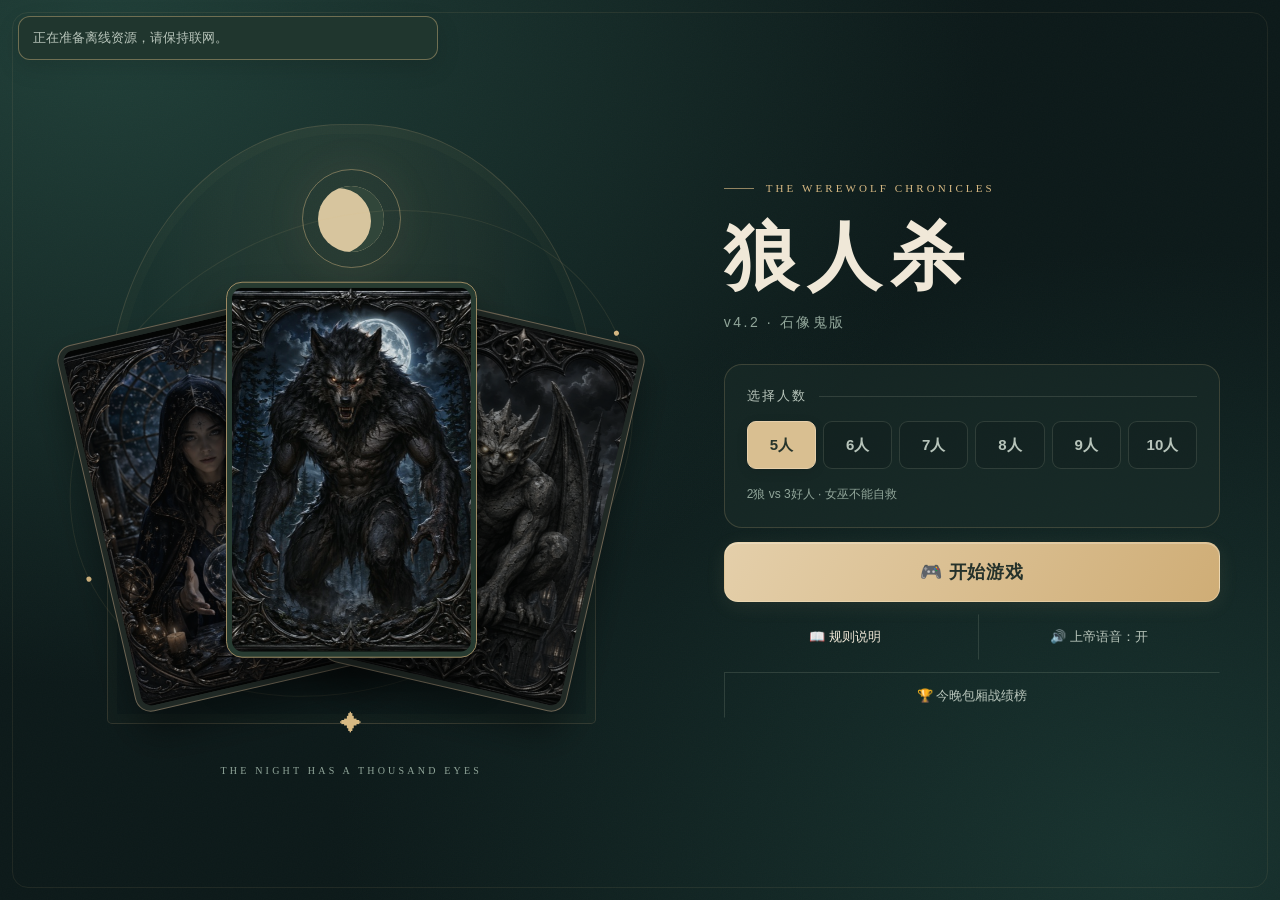
<file: index.html>
<!DOCTYPE html>
<html lang="zh-CN">
<head>
<meta charset="UTF-8">
<meta name="viewport" content="width=device-width, initial-scale=1.0, user-scalable=no, viewport-fit=cover">
<meta name="apple-mobile-web-app-capable" content="yes">
<meta name="mobile-web-app-capable" content="yes">
<meta name="apple-mobile-web-app-status-bar-style" content="black-translucent">
<meta name="apple-mobile-web-app-title" content="狼人杀">
<meta name="theme-color" content="#0c1919">
<link rel="manifest" href="./manifest.json">
<link rel="icon" href="./icon.svg">
<link rel="apple-touch-icon" sizes="180x180" href="./icon-180.png">
<title>狼人杀 v4.2 · 石像鬼版</title>
<style>
:root {
    color-scheme: dark;
    --bg-primary: #0c1919;
    --bg-secondary: #102222;
    --bg-card: #162a29;
    --bg-card-hover: #213b37;
    --surface-glass: rgba(27, 46, 43, 0.82);
    --surface-strong: #203632;
    --surface-soft: rgba(230, 218, 191, 0.045);
    --accent-green: #9dc9af;
    --accent-neon: #dcc18f;
    --accent-lime: #e9d5af;
    --accent-gold: #d7b983;
    --accent-yellow: #d7b983;
    --accent-red: #e59a8b;
    --accent-blue: #a7c9d0;
    --accent-purple: #b9b1cc;
    --accent-orange: #e3b286;
    --accent-pink: #d6a7b7;
    --text-primary: #f0e8d8;
    --text-secondary: #b7c4ba;
    --text-dim: #91a69a;
    --border-color: rgba(204, 216, 188, 0.15);
    --border-strong: rgba(215, 185, 131, 0.43);
    --shadow: 0 8px 24px rgba(0, 0, 0, 0.12);
    --shadow-deep: 0 24px 64px rgba(0, 0, 0, 0.32);
    --radius: 18px;
    --radius-sm: 12px;
    --font-display: "Songti SC", "STSong", "Noto Serif CJK SC", "SimSun", Georgia, serif;
    --ipad-side-width: minmax(292px, 348px);
    --transition: all 0.22s cubic-bezier(0.22, 1, 0.36, 1);
}
* { margin: 0; padding: 0; box-sizing: border-box; -webkit-tap-highlight-color: transparent; touch-action: manipulation; }
html, body { width: 100%; height: 100%; overflow: hidden; }
body {
    font-family: -apple-system, BlinkMacSystemFont, "PingFang SC", "Microsoft YaHei", sans-serif;
    background: var(--bg-primary);
    color: var(--text-primary);
    -webkit-font-smoothing: antialiased;
    -webkit-user-select: none;
    -webkit-touch-callout: none;
}
#app-root {
    position: fixed;
    inset: 0;
    overflow: hidden;
    background: radial-gradient(ellipse at 8% 4%, #203f38 0, transparent 53%),
        radial-gradient(ellipse at 90% 95%, #18332f 0, transparent 50%), var(--bg-primary);
}
#app-root::before,
#app-root::after {
    content: "";
    position: absolute;
    inset: 0;
    pointer-events: none;
}
#app-root::before {
    opacity: 0.07;
    background-size: 180px 180px;
    background-image: url("data:image/svg+xml,%3Csvg viewBox='0 0 180 180' xmlns='http://www.w3.org/2000/svg'%3E%3Cfilter id='n'%3E%3CfeTurbulence type='fractalNoise' baseFrequency='.8' numOctaves='3' stitchTiles='stitch'/%3E%3C/filter%3E%3Cpath fill='%23fff' filter='url(%23n)' opacity='.3' d='M0 0h180v180H0z'/%3E%3C/svg%3E");
}
#app-root::after {
    inset: 12px;
    border: 1px solid rgba(215,185,131,0.09);
    border-radius: 16px;
}
.screen {
    display: none;
    flex-direction: column;
    width: 100%;
    height: 100%;
    position: absolute;
    inset: 0;
    z-index: 1;
    animation: fadeIn 0.28s ease;
}
.screen.active { display: flex; }
@keyframes fadeIn { from { opacity: 0; transform: translateY(10px); } to { opacity: 1; transform: translateY(0); } }
@keyframes slideUp { from { opacity: 0; transform: translateY(40px); } to { opacity: 1; transform: translateY(0); } }
.header {
    padding: max(20px, env(safe-area-inset-top)) 24px 14px;
    display: flex;
    align-items: center;
    justify-content: space-between;
    flex-shrink: 0;
    gap: 12px;
}
.header-title {
    font-family: var(--font-display);
    font-size: 24px;
    font-weight: 700;
    letter-spacing: 0.1em;
    color: var(--text-primary);
}
.header-back {
    width: 44px;
    height: 44px;
    background: var(--surface-glass);
    border: 1px solid var(--border-color);
    border-radius: 16px;
    display: flex;
    align-items: center;
    justify-content: center;
    font-size: 22px;
    cursor: pointer;
    color: var(--text-primary);
    box-shadow: var(--shadow);
    transition: var(--transition);
}
.header-back:active { transform: scale(0.92); background: var(--bg-card-hover); }
.content { flex: 1; min-height: 0; overflow-y: auto; padding: 10px 24px 24px; -webkit-overflow-scrolling: touch; }
.bottom-bar { padding: 16px 24px 24px; flex-shrink: 0; }
.nav-row { display: flex; gap: 12px; }
.nav-row .btn { flex: 1; }
.btn {
    display: flex;
    align-items: center;
    justify-content: center;
    gap: 8px;
    min-height: 52px;
    padding: 14px 24px;
    border-radius: 12px;
    font-family: inherit;
    font-size: 16px;
    font-weight: 650;
    letter-spacing: 0.04em;
    border: 1px solid transparent;
    cursor: pointer;
    transition: var(--transition);
    text-align: center;
}
.btn:active { transform: translateY(1px) scale(0.97); }
.btn:disabled { opacity: 0.45; cursor: not-allowed; }
.btn:disabled:active { transform: none; }
.btn-primary {
    background: linear-gradient(120deg, #e4cfaa, #cfad76);
    color: #25322b;
    border-color: rgba(245,228,192,0.4);
    box-shadow: 0 4px 20px rgba(215,185,131,0.09), inset 0 1px rgba(255,255,255,0.25);
}
.btn-secondary {
    background: var(--surface-strong);
    border: 1px solid var(--border-color);
    color: var(--text-primary);
}
.btn-ghost {
    background: rgba(12,25,25,0.26);
    border: 1px solid var(--border-color);
    color: var(--text-secondary);
    box-shadow: none;
}
.btn-danger {
    background: #ae6159; color: #fff6ed; border-color: #cf857a;
}
.btn-block { width: 100%; }
.btn-lg {
    min-height: 60px; padding: 17px 30px; font-size: 18px; border-radius: 14px;
}
.btn-sm { min-height: 44px; padding: 10px 18px; font-size: 15px; border-radius: 14px; }
.card,
.config-preview,
.victory-privilege-card,
.privilege-public-card,
.role-detail-card,
.mini-card,
.reveal-card {
    background: linear-gradient(155deg, var(--surface-glass), rgba(16, 32, 31, 0.82));
    border: 1px solid var(--border-color);
    border-radius: var(--radius);
    box-shadow: var(--shadow);
}
.card { padding: 18px; }
.card-title {
    font-size: 14px;
    font-weight: 700;
    color: var(--accent-gold);
    margin-bottom: 12px;
    letter-spacing: 0.12em;
}
.info-box {
    background: rgba(167,201,208,0.045);
    border: 1px solid rgba(167,201,208,0.15);
    border-left: 2px solid rgba(167,201,208,0.45);
    border-radius: var(--radius-sm);
    padding: 15px 17px;
    margin-bottom: 16px;
    font-size: 14px;
    line-height: 1.75;
    color: var(--text-secondary);
}
.info-box div { margin: 4px 0; }
.handoff-prompt { font-size: 28px; font-weight: 700; color: var(--text-primary); line-height: 1.24; }
.handoff-prompt .name { display: block; font-size: 40px; color: var(--accent-gold); margin-top: 10px; }
.privilege-public-card { padding: 20px; text-align: left; margin: 14px 0; border-color: var(--border-strong); }
.privilege-public-card .title { font-size: 17px; font-weight: 700; color: var(--accent-gold); margin-bottom: 8px; }
.privilege-public-card .text { font-size: 15px; color: var(--text-secondary); line-height: 1.75; }
.privilege-action-reveal {
    width: min(100%, 760px);
    margin: 18px auto;
    padding: 28px 26px;
    text-align: center;
    border-radius: 28px;
    border: 2px solid var(--accent-gold);
    background:
        radial-gradient(circle at 50% 0%, rgba(215,185,131,0.22), transparent 48%),
        linear-gradient(160deg, rgba(215,185,131,0.16), rgba(157,201,175,0.08));
    box-shadow: 0 22px 58px rgba(215,185,131,0.18);
}
.privilege-action-reveal .eyebrow { font-size: 18px; font-weight: 700; color: var(--accent-gold); letter-spacing: 1px; }
.privilege-action-reveal .action-text { margin: 16px 0; font-size: clamp(28px, 4vw, 48px); line-height: 1.32; font-weight: 700; color: var(--text-primary); }
.privilege-action-reveal .status { font-size: 17px; font-weight: 700; color: var(--accent-green); }
.privilege-action-reveal .note { margin-top: 10px; font-size: 14px; color: var(--text-secondary); line-height: 1.6; }
.last-words-timer { font-size: 48px; font-weight: 700; color: var(--accent-gold); margin: 10px 0; }
.night-phase-timer,
.timed-action-timer {
    margin: 16px 0;
    padding: 18px;
    text-align: center;
    border-radius: 22px;
    background: linear-gradient(145deg, rgba(215,185,131,0.12), rgba(157,201,175,0.04));
    border: 1px solid rgba(215,185,131,0.28);
    box-shadow: inset 0 0 0 1px rgba(255,255,255,0.035);
}
.night-phase-timer .label,
.timed-action-timer .label { font-size: 13px; color: var(--text-secondary); font-weight: 700; }
.night-phase-timer .count,
.timed-action-timer .count { font-size: 46px; line-height: 1; font-weight: 700; color: var(--accent-gold); margin: 6px 0; }
.night-phase-timer .note { font-size: 13px; color: var(--text-dim); line-height: 1.5; }
.timed-action-timer .count { margin-top: 6px; }
.night-prelude-screen {
    min-height: 520px;
    display: flex;
    flex-direction: column;
    align-items: center;
    justify-content: center;
    text-align: center;
    background:
        radial-gradient(circle at 50% 42%, rgba(215,185,131,0.12), transparent 34%),
        radial-gradient(circle at 50% 50%, rgba(94,137,121,0.16), transparent 54%),
        #0a1718;
    border-radius: 34px;
    border: 1px solid rgba(255,255,255,0.09);
    box-shadow: var(--shadow-deep);
}
.night-prelude-title { font-size: clamp(46px, 7vw, 86px); line-height: 1.12; font-weight: 700; letter-spacing: 0.08em; color: var(--text-primary); }
.night-prelude-count { margin-top: 24px; font-size: clamp(54px, 8vw, 96px); line-height: 1; font-weight: 700; color: var(--accent-gold); }
.night-prelude-note { margin-top: 16px; color: var(--text-dim); font-size: 15px; }
.setup-layout { display: block; }
.setup-column { min-width: 0; }
.player-grid { display: grid; grid-template-columns: repeat(3, 1fr); gap: 12px; }
.player-card {
    background: linear-gradient(155deg, rgba(29,48,44,0.92), rgba(16,32,31,0.92));
    border: 2px solid var(--border-color);
    border-radius: 18px;
    padding: 14px 8px;
    text-align: center;
    cursor: pointer;
    transition: var(--transition);
    position: relative;
    box-shadow: 0 12px 26px rgba(0,0,0,0.22);
}
.player-card:active { transform: scale(0.96); }
.player-card.selected { border-color: var(--accent-green); background: rgba(157,201,175,0.1); box-shadow: 0 0 0 4px rgba(157,201,175,0.07); }
.player-card.dead { opacity: 0.5; border-color: rgba(229,154,139,0.46); background: rgba(229,154,139,0.07); }
.player-card.dead .player-avatar { filter: grayscale(100%); }
.player-card .check-mark { position: absolute; top: 6px; right: 6px; font-size: 16px; display: none; }
.player-card.selected .check-mark { display: block; color: var(--accent-green); }
.player-avatar { font-size: 38px; line-height: 1; margin-bottom: 7px; }
.player-name { font-size: 14px; font-weight: 800; color: var(--text-primary); }
.night-target-grid { grid-template-columns: repeat(2, 1fr); gap: 14px; }
.player-card.night-target-card { min-height: 126px; padding: 22px 10px; border-radius: 22px; display: flex; flex-direction: column; align-items: center; justify-content: center; }
.player-card.night-target-card .check-mark { top: 10px; right: 10px; font-size: 24px; }
.player-card.night-target-card .player-avatar { font-size: 52px; margin-bottom: 12px; }
.player-card.night-target-card .player-name { font-size: 20px; font-weight: 700; line-height: 1.2; }
.target-wheel-area { display: flex; justify-content: center; margin: 16px auto 6px; }
.target-wheel-shell {
    --wheel-rotation: 0deg;
    --target-wheel-size: min(62vh, 88vw, 600px);
    --target-wheel-radius: min(25vh, 31vw, 218px);
    position: relative;
    width: var(--target-wheel-size);
    height: var(--target-wheel-size);
    min-width: 430px;
    min-height: 430px;
    border-radius: 50%;
    overflow: hidden;
    background: radial-gradient(circle, rgba(215,185,131,0.06) 0 24%, transparent 25%),
        repeating-conic-gradient(from 0deg, rgba(215,185,131,0.08) 0deg 1deg, transparent 1deg 30deg),
        radial-gradient(circle, #203b35, #102321 74%);
    border: 1px solid rgba(215,185,131,0.25);
    box-shadow: inset 0 0 0 9px rgba(215,185,131,0.025), 0 16px 50px rgba(0,0,0,0.18);
    touch-action: none;
}
.target-wheel-shell::before { content: ""; position: absolute; inset: 48px; border-radius: 50%; border: 1px solid rgba(215,185,131,0.16); }
.target-wheel-shell::after { content: ""; position: absolute; inset: 125px; border-radius: 50%; border: 1px solid rgba(215,185,131,0.26); }
.target-wheel-center {
    position: absolute; left: 50%; top: 50%; z-index: 4;
    width: 190px; height: 190px; border-radius: 50%;
    display: flex; flex-direction: column; align-items: center; justify-content: center; text-align: center;
    transform: translate(-50%, -50%);
    background: radial-gradient(circle at 40% 20%, #344d3e, #1a302a 75%);
    border: 1px solid rgba(215,185,131,0.6);
    box-shadow: 0 12px 30px rgba(0,0,0,0.25);
}
.target-wheel-center::before { content: ""; position: absolute; inset: 15px; border-radius: 50%; border: 1px solid rgba(215,185,131,0.2); pointer-events: none; }
.target-wheel-center::after { content: ""; position: absolute; top: 8px; left: 50%; width: 14px; height: 34px; border-radius: 99px; transform: translateX(-50%); background: linear-gradient(180deg, var(--accent-gold), transparent); pointer-events: none; }
.target-wheel-center-content { position: relative; z-index: 1; display: flex; flex-direction: column; align-items: center; justify-content: center; }
.target-wheel-label { color: var(--text-dim); font-weight: 700; font-size: 12px; letter-spacing: 1px; }
.target-wheel-selected-name { margin-top: 6px; color: var(--accent-gold); font-size: 27px; font-weight: 700; line-height: 1.1; }
.target-wheel-confirm {
    margin-top: 10px; border: 1px solid rgba(245,228,192,0.3); border-radius: 999px;
    padding: 10px 18px; color: #25322b; background: #dcc18f;
    font-size: 15px; font-weight: 700; cursor: pointer;
}
.target-wheel-confirm:active { transform: scale(0.94); }
.target-wheel-node {
    position: absolute;
    left: 50%;
    top: 50%;
    z-index: 2;
    width: 118px;
    height: 118px;
    transform-origin: center;
    border-radius: 18px;
    border: 2px solid var(--border-color);
    background: linear-gradient(160deg, rgba(29,48,44,0.98), rgba(16,32,31,0.98));
    box-shadow: 0 16px 34px rgba(0,0,0,0.3);
    display: flex;
    flex-direction: column;
    align-items: center;
    justify-content: center;
    cursor: pointer;
    color: var(--text-primary);
    transition: border-color 0.18s ease, background 0.18s ease, box-shadow 0.18s ease, scale 0.18s ease;
}
.target-wheel-node:active { scale: 0.95; }
.target-wheel-node .num {
    position: absolute; top: -17px; left: 50%;
    min-width: 32px; height: 32px; display: flex; align-items: center; justify-content: center;
    border-radius: 999px; color: var(--accent-gold); background: #20362e;
    border: 1px solid rgba(215,185,131,0.5);
    font-size: 16px; font-weight: 700; transform: translateX(-50%);
}
.target-wheel-node .avatar { font-size: 34px; line-height: 1; }
.target-wheel-node .name { margin-top: 6px; font-size: 15px; font-weight: 700; color: var(--text-primary); }
.target-wheel-node.selected {
    border-color: var(--accent-gold);
    background: linear-gradient(150deg, #53604a, #263f34);
    box-shadow: 0 0 0 3px rgba(215,185,131,0.13);
}
.target-wheel-node.nearest {
    border-color: var(--accent-gold); box-shadow: 0 0 0 3px rgba(215,185,131,0.1);
}
.target-action-layout { display: flex; flex-direction: column; gap: 14px; min-height: 0; }
.target-action-side { display: flex; flex-direction: column; gap: 12px; min-width: 0; }
.target-action-main { min-width: 0; display: flex; flex-direction: column; align-items: center; justify-content: safe center; overflow: hidden; }
.witch-potion-tabs { flex-shrink: 0; display: flex; gap: 8px; width: min(100%, 460px); margin: 0 auto 10px; }
.witch-potion-tab {
    flex: 1; padding: 10px 12px; border-radius: 14px;
    border: 1px solid var(--border-color); background: rgba(28,47,42,0.55);
    color: var(--text-secondary); font-size: 13px; font-weight: 700; cursor: pointer;
    transition: var(--transition); text-align: center;
}
.witch-potion-tab.active {
    border-color: var(--accent-gold); background: rgba(215,185,131,0.16); color: var(--accent-gold);
}
.witch-potion-tab:disabled { opacity: 0.45; cursor: not-allowed; }
.target-wheel-shell[data-node-density="crowded"] .target-wheel-node { width: 92px; height: 92px; border-radius: 15px; }
.target-wheel-shell[data-node-density="crowded"] .target-wheel-node .avatar { font-size: 26px; }
.target-wheel-shell[data-node-density="crowded"] .target-wheel-node .name { max-width: 76px; overflow: hidden; text-overflow: ellipsis; white-space: nowrap; font-size: 12px; }
.target-wheel-shell[data-node-density="crowded"] .target-wheel-node .num { min-width: 24px; height: 24px; font-size: 13px; top: -12px; }
.target-action-side .info-box,
.target-action-side .alert-box,
.target-action-side .night-phase-timer { margin: 0; }
.target-action-side .night-phase-timer { padding: 12px; }
.target-action-side .night-phase-timer .count { font-size: 34px; margin: 4px 0; }
.target-action-side .night-phase-timer .note { font-size: 12px; }
.target-action-phase { text-align: center; }
.target-action-label { font-size: 13px; font-weight: 700; color: var(--text-secondary); line-height: 1.5; }
.target-action-main .target-wheel-area { margin: 0 auto; }
.phase-badge { display: inline-block; padding: 7px 15px; border-radius: 999px; font-size: 13px; font-weight: 700; letter-spacing: 0.05em; }
.phase-badge.night { background: rgba(185,177,204,0.16); color: #c9c4d8; border: 1px solid rgba(185,177,204,0.32); }
.phase-badge.day { background: rgba(215,185,131,0.15); color: var(--accent-gold); border: 1px solid rgba(215,185,131,0.32); }
.log-entry { font-size: 13px; color: var(--text-secondary); padding: 7px 0; border-bottom: 1px solid rgba(204,216,188,0.14); }
.log-entry:last-child { border-bottom: none; }
.log-entry.wolf { color: var(--accent-red); }
.log-entry.good { color: var(--accent-green); }
.log-entry.info { color: var(--accent-blue); }
.role-reveal-card {
    position: relative;
    width: 100%; max-width: 620px;
    min-height: 300px; height: auto; border-radius: 22px;
    display: flex; flex-direction: column; align-items: center; justify-content: center;
    background: radial-gradient(ellipse at 50% 30%, rgba(215,185,131,0.08), transparent 65%), #142b27;
    border: 1px solid var(--border-strong);
    cursor: pointer; padding: 30px; transition: var(--transition);
    box-shadow: var(--shadow-deep);
}
.role-reveal-card.flipped {
    border-color: var(--border-strong); background: #172c28;
}
.role-icon-big { font-size: 104px; line-height: 1; }
.role-image-big {
    display: block; width: min(100%, 280px); max-height: 44vh; object-fit: contain;
    border-radius: 12px; box-shadow: 0 12px 28px rgba(0,0,0,0.3);
    margin: 0 auto 14px; background: rgba(0,0,0,0.18);
}
.role-name-big {
    font-family: var(--font-display); font-size: 32px; font-weight: 700;
    color: var(--accent-gold); margin-top: 12px; letter-spacing: 0.12em;
}
.role-desc-text { font-size: 15px; color: var(--text-secondary); margin-top: 8px; text-align: center; line-height: 1.6; }
.privilege-card-display { margin-top: 14px; padding: 13px 16px; border-radius: 16px; background: rgba(215,185,131,0.08); border: 1px solid rgba(215,185,131,0.3); text-align: left; }
.privilege-card-display .label { font-size: 12px; color: var(--text-dim); letter-spacing: 1px; margin-bottom: 4px; }
.privilege-card-display .name { font-size: 18px; font-weight: 700; color: var(--accent-gold); }
.privilege-card-display .desc { font-size: 12px; color: var(--text-secondary); margin-top: 4px; line-height: 1.5; }
.modal-overlay { position: fixed; inset: 0; background: rgba(0,0,0,0.72); display: none; align-items: center; justify-content: center; z-index: 100; padding: 24px; }
.modal-overlay.active { display: flex; }
.modal-content { background: rgba(16,32,31,0.98); border: 1px solid var(--border-color); border-radius: 24px; padding: 24px; max-width: 520px; width: 100%; max-height: 82vh; overflow-y: auto; box-shadow: var(--shadow-deep); }
.modal-title { font-size: 20px; font-weight: 700; margin-bottom: 16px; }
.dawn-card { background: linear-gradient(155deg, var(--surface-glass), rgba(16,32,31,0.9)); border: 1px solid var(--border-color); border-radius: 28px; padding: 32px 22px; text-align: center; margin: 16px 0; box-shadow: var(--shadow); }
.dawn-card.killed { border-color: rgba(229,154,139,0.38); background: rgba(229,154,139,0.07); }
.dawn-card.safe { border-color: rgba(157,201,175,0.34); background: rgba(157,201,175,0.07); }
.stat-row { display: flex; gap: 10px; justify-content: center; margin-top: 12px; }
.stat-chip { background: var(--surface-glass); border: 1px solid var(--border-color); border-radius: 999px; padding: 8px 16px; font-size: 13px; color: var(--text-secondary); }
.stat-chip strong { color: var(--text-primary); }
.vote-candidate {
    display: flex;
    align-items: center;
    gap: 14px;
    padding: 14px 16px;
    background: linear-gradient(155deg, rgba(29,48,44,0.92), rgba(16,32,31,0.92));
    border: 1px solid var(--border-color);
    border-radius: 18px;
    margin-bottom: 10px;
    cursor: pointer;
    transition: var(--transition);
    box-shadow: 0 10px 24px rgba(0,0,0,0.18);
}
.vote-candidate:active { transform: scale(0.98); }
.vote-candidate.selected { border-color: var(--accent-green); background: rgba(157,201,175,0.11); box-shadow: 0 0 0 4px rgba(157,201,175,0.07); }
.name-input-row { display: flex; align-items: center; gap: 10px; margin-bottom: 10px; }
.gender-toggle { width: 48px; height: 48px; background: var(--surface-glass); border: 1px solid var(--border-color); border-radius: 16px; display: flex; align-items: center; justify-content: center; font-size: 21px; cursor: pointer; }
.name-input {
    flex: 1; min-width: 0; padding: 13px 16px; background: rgba(12,25,25,0.55);
    border: 1px solid var(--border-color); border-radius: 12px;
    color: var(--text-primary); font: inherit; outline: none;
}
.name-input:focus { border-color: var(--accent-green); box-shadow: 0 0 0 4px rgba(157,201,175,0.08); }
#screen-home { overflow-x: hidden; overflow-y: auto; }
.home-container {
    display: grid;
    grid-template-columns: minmax(0, 1.08fr) minmax(0, 0.92fr);
    grid-template-areas: "art panel";
    align-items: center; align-content: safe center; justify-content: center;
    gap: 12px 7%; min-height: 100%; flex-shrink: 0;
    width: min(100%, 1400px); margin: 0 auto;
    padding: 48px 6%; text-align: left;
}
.home-container > * { min-width: 0; }
.home-panel { grid-area: panel; display: flex; flex-direction: column; gap: 14px; min-width: 0; }
.home-art {
    grid-area: art; position: relative; width: 100%; aspect-ratio: 1 / 1.12;
    max-height: 660px; align-self: center; pointer-events: none;
    display: flex; align-items: center; justify-content: center;
}
.home-art::before {
    content: ""; position: absolute; inset: 0 8% 8%; border-radius: 48% 48% 5px 5px;
    border: 1px solid rgba(215,185,131,0.18);
    background: radial-gradient(ellipse at 50% 26%, rgba(215,185,131,0.09), transparent 62%);
    box-shadow: inset 0 0 0 9px rgba(215,185,131,0.025);
}
.home-art::after {
    content: "✦"; position: absolute; left: 50%; bottom: 6%; transform: translateX(-50%);
    color: var(--accent-gold); font-size: 22px;
}
.home-moon {
    position: absolute; width: 17%; aspect-ratio: 1; top: 7%; left: 41.5%;
    border: 1px solid rgba(215,185,131,0.45); border-radius: 50%;
    box-shadow: 0 0 45px rgba(215,185,131,0.07);
}
.home-moon::after {
    content: ""; position: absolute; inset: 16%; border-radius: 50%;
    background: #d7c59e; box-shadow: inset -13px 2px #31463a;
}
.home-art-orbit { position: absolute; inset: 15% 0 14%; border: 1px solid rgba(215,185,131,0.1); border-radius: 50%; transform: rotate(-25deg); }
.home-art-orbit::before, .home-art-orbit::after {
    content: ""; position: absolute; width: 5px; height: 5px; border-radius: 50%; background: var(--accent-gold);
    top: 50%; left: -3px;
}
.home-art-orbit::after { left: auto; right: -3px; }
.home-art-card {
    position: absolute; width: 43%; aspect-ratio: 2 / 3; top: 26%; left: 28.5%;
    padding: 5px; border-radius: 16px; border: 1px solid #9c8962; background: #273b31;
    box-shadow: 0 22px 36px rgba(0,0,0,0.4);
}
.home-art-card img { width: 100%; height: 100%; display: block; object-fit: cover; border-radius: 11px; opacity: 0.88; }
.home-art-card.side-left { transform: translate(-53%, 6%) rotate(-13deg); filter: brightness(0.72) saturate(0.6); }
.home-art-card.side-right { transform: translate(53%, 6%) rotate(13deg); filter: brightness(0.72) saturate(0.6); }
.home-art-card.hero { z-index: 1; transform: translateY(-3%); }
.home-art-caption { position: absolute; bottom: 0; color: var(--text-dim); font: 10px Georgia, serif; letter-spacing: 0.32em; }
.home-title { grid-area: title; font-family: var(--font-display); color: var(--text-primary); }
.home-eyebrow { display: flex; align-items: center; gap: 12px; font: 11px Georgia, serif; letter-spacing: 0.28em; color: var(--accent-gold); margin-bottom: 20px; }
.home-eyebrow::before { content: ""; width: 30px; height: 1px; background: var(--accent-gold); opacity: 0.65; }
.home-title h1 { font-size: clamp(48px, 5.8vw, 78px); font-weight: 600; line-height: 1.16; letter-spacing: 0.12em; }
.home-subtitle { grid-area: subtitle; font-size: 14px; letter-spacing: 0.18em; color: var(--text-dim); margin: 0 0 18px; font-weight: 400; }
.home-mode-card { grid-area: mode; width: 100%; max-width: 560px; margin: 0; padding: 22px; background: rgba(28,47,42,0.5); border-color: rgba(215,185,131,0.2); box-shadow: none; }
#resume-banner { grid-area: resume; width: 100%; max-width: 560px; }
.home-mode-label { font-size: 13px; color: var(--text-secondary); margin-bottom: 16px; text-align: left; letter-spacing: 0.15em; font-weight: 500; display: flex; align-items: center; gap: 12px; }
.home-mode-label::after { content: ""; height: 1px; flex: 1; background: var(--border-color); }
.player-count-grid { display: grid; grid-template-columns: repeat(6, minmax(0, 1fr)); gap: 7px; }
.player-count-grid .btn { min-height: 48px; padding: 12px 0; font-size: 15px; border-radius: 9px; letter-spacing: 0; }
.player-count-grid .btn-secondary { background: #d9bf91; color: #26342b; border-color: #e6cfaa; box-shadow: 0 3px 12px rgba(0,0,0,0.1); }
.home-mode-desc { font-size: 12px; color: var(--text-dim); margin-top: 16px; text-align: left; line-height: 1.6; }
.home-buttons { grid-area: actions; display: grid; grid-template-columns: 1fr 1fr; gap: 12px; width: 100%; max-width: 560px; }
.home-buttons > .btn-primary { grid-column: 1 / -1; }
.home-buttons > .btn:not(.btn-primary) { min-height: 46px; padding: 10px 6px; font-size: 13px; background: transparent; border-color: transparent; font-weight: 500; letter-spacing: 0; }
.home-buttons > .btn:not(.btn-primary) + .btn { border-left-color: var(--border-color); border-radius: 0; }
.config-preview { padding: 18px; margin-bottom: 16px; }
.config-item { display: flex; align-items: center; justify-content: space-between; padding: 9px 0; border-bottom: 1px solid rgba(204,216,188,0.14); }
.config-item:last-child { border-bottom: none; }
.config-role { display: flex; align-items: center; gap: 10px; font-size: 15px; }
.config-count { font-size: 19px; font-weight: 700; color: var(--accent-green); }
.role-detail-card { background: rgba(255,255,255,0.04); border-radius: 18px; padding: 13px; margin-bottom: 10px; }
.role-detail-header { display: flex; align-items: flex-start; justify-content: space-between; gap: 10px; margin-bottom: 8px; }
.role-detail-title { font-size: 16px; font-weight: 700; color: var(--text-primary); }
.role-detail-count { color: var(--accent-green); margin-left: 6px; }
.alignment-label { flex-shrink: 0; padding: 4px 9px; border-radius: 999px; font-size: 12px; font-weight: 700; }
.alignment-label.good { background: rgba(157,201,175,0.12); color: var(--accent-green); border: 1px solid rgba(157,201,175,0.25); }
.alignment-label.wolf { background: rgba(229,154,139,0.12); color: var(--accent-red); border: 1px solid rgba(229,154,139,0.25); }
.role-detail-desc { font-size: 13px; color: var(--text-secondary); line-height: 1.6; }
.alert-box { background: rgba(227,178,134,0.1); border: 1px solid rgba(227,178,134,0.3); border-radius: var(--radius-sm); padding: 14px 16px; margin: 16px 0; text-align: center; }
.alert-box .title { font-size: 16px; font-weight: 700; color: var(--accent-orange); margin-bottom: 6px; }
.alert-box .text { font-size: 14px; color: var(--text-secondary); }
.result-winner {
    font-size: clamp(38px, 6vw, 72px);
    line-height: 1.08;
    font-weight: 700;
    text-align: center;
    margin: 24px 0;
    letter-spacing: 0.03em;
}
.result-winner.good {
    color: var(--accent-green);
}
.result-winner.wolf {
    color: var(--accent-red);
}
.victory-privilege-card { margin-top: 20px; padding: 22px; border-radius: 28px; }
.victory-privilege-card .result-draw-button { margin-top: 14px; }
.victory-privilege-card .privilege-action-reveal { margin-bottom: 0; }
.reveal-all-grid { display: grid; grid-template-columns: repeat(3, 1fr); gap: 12px; margin-top: 16px; }
.reveal-card { border-radius: 18px; padding: 14px 8px; text-align: center; }
.reveal-card .emoji { font-size: 32px; }
.role-image-small { width: 100%; aspect-ratio: 2 / 3; object-fit: cover; border-radius: 12px; margin-bottom: 8px; background: rgba(0,0,0,0.18); }
.reveal-card .name { font-size: 13px; font-weight: 800; margin-top: 4px; }
.reveal-card .role { font-size: 11px; color: var(--text-dim); margin-top: 2px; }
.tab-bar { display: flex; gap: 8px; margin-bottom: 16px; }
.tab-btn { flex: 1; padding: 11px; background: var(--surface-glass); border: 1px solid var(--border-color); border-radius: 14px; color: var(--text-secondary); font-size: 14px; font-weight: 700; cursor: pointer; transition: var(--transition); }
.tab-btn.active { background: rgba(157,201,175,0.11); border-color: var(--accent-green); color: var(--accent-green); }
.rules-section { margin-bottom: 20px; }
.rules-section h3 { font-size: 17px; font-weight: 700; color: var(--accent-gold); margin-bottom: 10px; }
.rules-section p, .rules-section li { font-size: 14px; color: var(--text-secondary); line-height: 1.7; margin-bottom: 6px; }
.rules-section ul { padding-left: 20px; }
.card-grid-2 { display: grid; grid-template-columns: repeat(2, 1fr); gap: 10px; }
.mini-card { border-radius: 16px; padding: 12px; }
.mini-card .emoji { font-size: 24px; }
.mini-card .name { font-size: 13px; font-weight: 700; margin-top: 4px; }
.mini-card .desc { font-size: 11px; color: var(--text-dim); margin-top: 2px; line-height: 1.4; }
.pwa-status {
    position: fixed;
    left: max(18px, env(safe-area-inset-left));
    right: auto;
    top: calc(16px + env(safe-area-inset-top));
    bottom: auto;
    z-index: 200;
    display: none;
    align-items: center;
    justify-content: space-between;
    gap: 12px;
    width: min(420px, calc(100vw - 36px));
    padding: 12px 14px;
    background: rgba(16,32,31,0.96);
    border: 1px solid var(--border-color);
    border-radius: var(--radius-sm);
    box-shadow: var(--shadow);
    color: var(--text-secondary);
    font-size: 13px;
}
.pwa-status.active { display: flex; }
.pwa-status strong { color: var(--text-primary); }
.pwa-status button {
    flex-shrink: 0;
    border: none;
    border-radius: 12px;
    padding: 8px 12px;
    background: var(--accent-green);
    color: #18251f;
    font-size: 13px;
    font-weight: 700;
}
@media (max-width: 480px) and (orientation: portrait) {
    .header { padding: 14px 16px 8px; }
    .header-title { font-size: 20px; }
    .content { padding: 8px 16px 16px; }
    .bottom-bar { padding: 12px 16px max(14px, env(safe-area-inset-bottom)); }
    .btn { min-height: 50px; padding: 14px 18px; font-size: 16px; }
    .btn-lg { min-height: 58px; padding: 16px 20px; font-size: 17px; }
    .home-container { display: flex; flex-direction: column; justify-content: safe center; padding: max(24px, env(safe-area-inset-top)) 24px max(24px, env(safe-area-inset-bottom)); text-align: center; gap: 0; }
    .home-container > * { flex-shrink: 0; }
    .home-panel { width: 100%; gap: 0; }
    .home-art { width: 230px; height: 245px; aspect-ratio: auto; margin-bottom: 22px; }
    .home-art-caption { display: none; }
    .home-eyebrow { justify-content: center; font-size: 9px; margin-bottom: 12px; }
    .home-eyebrow::before { display: none; }
    .home-title h1 { font-size: 48px; }
    .home-subtitle { margin: 10px 0 22px; font-size: 12px; }
    .home-mode-card { max-width: 100%; padding: 18px; margin-bottom: 16px; }
    .home-mode-label { text-align: left; font-size: 12px; margin-bottom: 12px; }
    .home-buttons { max-width: 100%; }
    .player-count-grid { gap: 5px; }
    .player-count-grid .btn { min-height: 43px; padding: 10px 0; font-size: 13px; }
    .target-wheel-shell { --target-wheel-size: min(88vw, 360px); --target-wheel-radius: min(32vw, 132px); min-width: 0; min-height: 0; }
    .target-wheel-node { width: 76px; height: 76px; border-radius: 16px; }
    .target-wheel-node .avatar { font-size: 24px; }
    .target-wheel-node .name { max-width: 64px; overflow: hidden; text-overflow: ellipsis; white-space: nowrap; font-size: 12px; }
    .target-wheel-node .num { min-width: 24px; height: 24px; font-size: 14px; top: -14px; }
    .target-wheel-shell[data-node-density="crowded"] {
        --target-wheel-size: min(calc(100vw - 32px), 368px);
        --target-wheel-radius: calc(var(--target-wheel-size) / 2 - 42px);
    }
    .target-wheel-shell[data-node-density="crowded"] .target-wheel-node { width: 52px; height: 52px; border-radius: 12px; }
    .target-wheel-shell[data-node-density="crowded"] .target-wheel-node .avatar { font-size: 18px; }
    .target-wheel-shell[data-node-density="crowded"] .target-wheel-node .name { max-width: 44px; font-size: 10px; margin-top: 3px; }
    .target-wheel-shell[data-node-density="crowded"] .target-wheel-node .num { min-width: 20px; height: 20px; font-size: 11px; top: -10px; }
    .target-action-side { gap: 8px; }
    .target-action-side .info-box, .target-action-side .alert-box { padding: 10px 12px; font-size: 13px; }
    .target-action-side .night-phase-timer { padding: 8px 10px; }
    .target-action-side .night-phase-timer .count { font-size: 24px; margin: 2px 0; }
    .target-wheel-center { width: 132px; height: 132px; }
    .target-wheel-selected-name { font-size: 18px; }
    .target-wheel-confirm { padding: 8px 12px; font-size: 12px; }
    .reveal-all-grid { grid-template-columns: repeat(2, 1fr); }
}
@media (min-width: 1024px) and (orientation: landscape) {
    .header, .content, .bottom-bar { width: 100%; max-width: none; }
    .header, .content, .bottom-bar { margin-left: 0; margin-right: 0; }
    .header {
        padding: max(16px, env(safe-area-inset-top)) max(46px, env(safe-area-inset-right)) 8px max(46px, env(safe-area-inset-left));
    }
    .header-title { font-size: 28px; }
    .content {
        padding: 8px max(46px, env(safe-area-inset-right)) 16px max(46px, env(safe-area-inset-left));
    }
    .bottom-bar {
        padding: 10px max(46px, env(safe-area-inset-right)) max(16px, env(safe-area-inset-bottom)) max(46px, env(safe-area-inset-left));
    }
    .home-container { padding: 52px max(60px, env(safe-area-inset-right)) 52px max(60px, env(safe-area-inset-left)); }
    .home-title h1 { font-size: clamp(58px, 5.8vw, 80px); }
    .home-subtitle { font-size: 14px; }
    .home-buttons { max-width: 560px; }
    .setup-layout { display: grid; grid-template-columns: minmax(280px, 0.86fr) minmax(0, 1.14fr); gap: 30px; align-items: start; }
    .role-reveal-card { max-width: 700px; min-height: 330px; }
    .role-reveal-card.flipped #card-inner { display: grid; grid-template-columns: 240px minmax(0, 1fr); grid-template-rows: auto 1fr; gap: 12px 28px; align-items: center; }
    .role-reveal-card.flipped .role-image-big { grid-row: 1 / 3; margin: 0; max-height: 43vh; }
    .role-reveal-card.flipped .role-name-big { align-self: end; text-align: left; }
    .role-reveal-card.flipped .role-desc-text { align-self: start; text-align: left; }
    #role-reveal-content { width: 100%; display: flex; flex-direction: column; align-items: center; }
    .vote-candidate { padding: 18px 22px; min-height: 72px; }
    .player-grid { grid-template-columns: repeat(5, 1fr); }
    .night-target-grid { grid-template-columns: repeat(3, 1fr); gap: 16px; }
    .player-card.night-target-card { min-height: 150px; }
    .player-card.night-target-card .player-avatar { font-size: 62px; }
    .player-card.night-target-card .player-name { font-size: 22px; }
    .reveal-all-grid { grid-template-columns: repeat(5, 1fr); }
    #screen-game .header { padding-top: 14px; padding-bottom: 6px; }
    #screen-game .content { overflow-x: hidden; overflow-y: auto; }
    #screen-game .content { padding-top: 6px; padding-bottom: 8px; }
    #screen-game .bottom-bar { padding-top: 8px; padding-bottom: max(12px, env(safe-area-inset-bottom)); }
    .target-action-layout { height: 100%; min-height: 0; display: grid; grid-template-columns: var(--ipad-side-width) minmax(0, 1fr); align-items: center; gap: 24px; }
    .target-action-side { max-height: 100%; overflow-y: auto; padding-right: 2px; }
    .target-action-main { height: 100%; min-height: 0; justify-content: safe center; }
    .target-action-layout .info-box { padding: 14px 16px; font-size: 14px; line-height: 1.58; }
    .target-action-layout .alert-box { padding: 14px 16px; }
    .target-action-layout .night-phase-timer { padding: 14px; }
    .target-action-layout .night-phase-timer .count { font-size: 42px; }
    .target-action-layout .target-wheel-area { width: 100%; height: auto; flex: 1 1 0; min-height: 0; container-type: size; align-items: center; }
    .target-action-layout .target-wheel-shell {
        --target-wheel-size: min(100cqmin, 748px);
        --target-wheel-radius: calc(var(--target-wheel-size) / 2 - clamp(58px, calc(var(--target-wheel-size) * 0.13), 82px));
        min-width: 0;
        min-height: 0;
    }
    .target-action-layout .target-wheel-node {
        width: clamp(92px, calc(var(--target-wheel-size) * 0.21), 132px);
        height: clamp(92px, calc(var(--target-wheel-size) * 0.21), 132px);
    }
    .target-action-layout .target-wheel-shell[data-node-density="crowded"] .target-wheel-node {
        width: clamp(72px, calc(var(--target-wheel-size) * 0.152), 94px);
        height: clamp(72px, calc(var(--target-wheel-size) * 0.152), 94px);
    }
    .target-action-layout .target-wheel-node .name { font-size: 16px; }
    .target-action-layout .target-wheel-shell[data-node-density="crowded"] .target-wheel-node .name { font-size: 13px; max-width: 82px; }
    .target-action-layout .target-wheel-center {
        width: clamp(144px, calc(var(--target-wheel-size) * 0.31), 184px);
        height: clamp(144px, calc(var(--target-wheel-size) * 0.31), 184px);
    }
    .target-action-layout .target-wheel-selected-name { font-size: clamp(20px, calc(var(--target-wheel-size) * 0.042), 26px); }
}
@media (max-width: 1023px) and (orientation: landscape) {
    .target-wheel-shell {
        --target-wheel-size: min(78vw, 480px);
        --target-wheel-radius: calc(var(--target-wheel-size) / 2 - 62px);
        min-width: 0;
        min-height: 0;
    }
    .target-wheel-node { width: 82px; height: 82px; border-radius: 18px; }
    .target-wheel-node .avatar { font-size: 24px; }
    .target-wheel-node .name { max-width: 64px; overflow: hidden; text-overflow: ellipsis; white-space: nowrap; font-size: 12px; }
    .target-wheel-node .num { min-width: 24px; height: 24px; font-size: 14px; top: -14px; }
    .target-wheel-center { width: 132px; height: 132px; }
    .target-wheel-selected-name { font-size: 18px; }
    .target-wheel-confirm { padding: 8px 12px; font-size: 12px; }
}

/* Tabletop details: quiet framing, clear focus and safe scrollable handoffs. */
button, input { font-family: inherit; }
button:focus-visible, [onclick]:focus-visible, input:focus-visible { outline: 2px solid var(--accent-gold); outline-offset: 4px; }
.content, .modal-content, #screen-home, .target-action-side { scrollbar-width: thin; scrollbar-color: #52685a transparent; }
.header-back { border-radius: 50%; box-shadow: none; background: transparent; }
.bottom-bar { background: linear-gradient(0deg, rgba(12,25,25,0.8), rgba(12,25,25,0.3)); border-top: 1px solid rgba(215,185,131,0.08); }
.card-title { color: var(--text-dim); font-size: 12px; font-weight: 600; letter-spacing: 0.14em; }
#screen-setup .setup-column:first-child { background: rgba(28,47,42,0.3); border: 1px solid var(--border-color); border-radius: 18px; padding: 22px; margin-bottom: 18px; }
.name-input-row { gap: 12px; margin-bottom: 12px; }
.name-input-row:last-child { margin-bottom: 0; }
.gender-toggle { border-radius: 12px; }
.config-preview { background: rgba(28,47,42,0.4); box-shadow: none; }
.role-detail-card { box-shadow: none; border-radius: 10px; background: rgba(230,218,191,0.025); }
.role-detail-card:last-child { margin-bottom: 0; }
#screen-role .content, #screen-privilege .content { justify-content: safe center !important; }
#role-reveal-content, #privilege-content { flex-shrink: 0; max-width: 100%; width: min(100%, 700px); }
#role-reveal-content { text-align: center; padding: 14px 0; }
#card-inner { position: relative; width: 100%; }
.role-reveal-card::before { content: ""; position: absolute; inset: 9px; border: 1px solid rgba(215,185,131,0.18); border-radius: 15px; pointer-events: none; }
.role-reveal-card:not(.flipped) { background: repeating-linear-gradient(45deg, transparent 0 20px, rgba(215,185,131,0.025) 21px 22px), #172f2a; }
.role-reveal-card:not(.flipped) .role-icon-big { display: grid; place-items: center; width: 120px; height: 120px; margin: 0 auto 24px; font-size: 0; border: 1px solid rgba(215,185,131,0.3); border-radius: 50%; }
.role-reveal-card:not(.flipped) .role-icon-big::before { content: ""; width: 55px; height: 55px; border-radius: 50%; background: #d7c59e; box-shadow: inset -17px 2px #284136; }
.role-reveal-card:not(.flipped) .role-icon-big::after { content: "✧"; position: absolute; top: 7px; color: var(--accent-gold); font-size: 24px; }
.night-prelude-title, .result-winner { font-family: var(--font-display); font-weight: 600; }
.night-prelude-screen { background: radial-gradient(ellipse at 50% 10%, rgba(215,185,131,0.09), transparent 60%), #0b1c1c; border-color: var(--border-strong); border-radius: 20px; }
.night-phase-timer, .timed-action-timer { border-radius: 14px; background: rgba(215,185,131,0.055); border-color: rgba(215,185,131,0.2); }
.night-phase-timer .count, .timed-action-timer .count, .last-words-timer { font-family: Georgia, serif; font-weight: 400; font-variant-numeric: tabular-nums; }
.phase-badge { letter-spacing: 0.08em; font-weight: 500; }
.phase-badge.night { background: rgba(167,201,208,0.06); color: #b8ced0; border-color: rgba(167,201,208,0.2); }
.target-wheel-label { letter-spacing: 0.04em; font-weight: 500; }
.target-wheel-selected-name { font-family: var(--font-display); }
.vote-candidate { box-shadow: none; }
.modal-overlay { background: rgba(3,12,12,0.82); backdrop-filter: blur(8px); -webkit-backdrop-filter: blur(8px); }
.modal-title { font-family: var(--font-display); letter-spacing: 0.06em; color: var(--accent-gold); }
.privilege-action-reveal { border-width: 1px; border-radius: 18px; background: radial-gradient(ellipse at 50% 0%, rgba(215,185,131,0.13), transparent 70%), #20362e; box-shadow: var(--shadow); }
.privilege-action-reveal .action-text { font-family: var(--font-display); font-weight: 600; }
.result-winner { padding: 24px 0; margin: 12px 0; }
.reveal-card { padding: 8px 8px 16px; border-radius: 13px; background: #1a302b; }
.reveal-card .name { font-size: 14px; }
.reveal-card .role { font-size: 12px; margin-top: 6px; }
.pwa-status { background: #20362e; border-color: var(--border-strong); pointer-events: none; }
.pwa-status button { background: var(--accent-gold); pointer-events: auto; }
@media (hover: hover) {
    .btn:not(:disabled):hover { filter: brightness(1.09); }
    .player-count-grid .btn:hover, .header-back:hover { border-color: var(--accent-gold); }
    .target-wheel-node:hover, .vote-candidate:hover { border-color: var(--border-strong); }
    .role-reveal-card:not(.flipped):hover { border-color: var(--accent-gold); }
}
@media (min-width: 481px) and (max-width: 1023px) and (orientation: portrait) {
    .home-container { display: flex; flex-direction: column; gap: 0; justify-content: safe center; padding: 36px; }
    .home-art { width: 280px; height: 300px; flex-shrink: 0; margin-bottom: 26px; }
    .home-art-caption { display: none; }
    .home-title { text-align: center; }
    .home-panel { width: 100%; align-items: center; gap: 0; }
    .home-title h1 { font-size: 58px; }
    .home-eyebrow { justify-content: center; margin-bottom: 12px; }
    .home-eyebrow::before { display: none; }
    .home-subtitle { margin: 12px 0 24px; }
    .home-mode-card { margin-bottom: 16px; }
    .home-mode-card, .home-buttons, #resume-banner { max-width: 480px; flex-shrink: 0; }
}
@media (max-width: 480px) and (max-height: 740px) and (orientation: portrait) {
    .home-art { width: 165px; height: 176px; margin-bottom: 16px; }
    .home-title h1 { font-size: 40px; }
    .home-container { padding-top: 20px; padding-bottom: 20px; }
    .home-subtitle { margin-bottom: 18px; }
    .home-mode-card { padding: 14px; }
}
@media (max-width: 1023px) and (orientation: landscape) {
    .home-container { padding: 32px 5%; gap: 10px 6%; }
    .home-title h1 { font-size: 48px; }
    .home-eyebrow { margin-bottom: 14px; }
    .home-subtitle { font-size: 12px; margin-bottom: 10px; }
    .home-mode-card { padding: 16px; }
}
@media (prefers-reduced-motion: reduce) {
    *, *::before, *::after { animation: none !important; transition: none !important; scroll-behavior: auto !important; }
}
</style>
<link rel="stylesheet" href="./css/spicy-immersive.css">
<link rel="stylesheet" href="./css/ipad-tabletop.css">
</head>
<body>
<div id="app-root">
    <div class="pwa-status" id="pwa-status" role="status" aria-live="polite">
        <span id="pwa-status-text"><strong>离线模式已准备</strong></span>
        <button id="pwa-update-btn" type="button" onclick="applyPWAUpdate()">更新</button>
    </div>

    <!-- 首页 -->
    <div id="screen-home" class="screen active">
        <div class="home-container">
            <div class="home-art" aria-hidden="true">
                <div class="home-moon"></div>
                <div class="home-art-orbit"></div>
                <div class="home-art-card side-left"><img src="./generated_roles_fast/prophet_01.jpg" alt="" width="426" height="640" decoding="async"></div>
                <div class="home-art-card side-right"><img src="./generated_roles_fast/gargoyle_01.jpg" alt="" width="426" height="640" decoding="async"></div>
                <div class="home-art-card hero"><img src="./generated_roles_fast/werewolf_01.jpg" alt="" width="426" height="640" decoding="async" fetchpriority="high"></div>
                <div class="home-art-caption">THE NIGHT HAS A THOUSAND EYES</div>
            </div>
            <div class="home-panel">
            <div class="home-title"><div class="home-eyebrow" aria-hidden="true">THE WEREWOLF CHRONICLES</div><h1>狼人杀</h1></div>
            <div class="home-subtitle">v4.2 · 石像鬼版</div>
            <div class="card home-mode-card">
                <div class="home-mode-label">选择人数</div>
                <div class="player-count-grid">
                    <button class="btn btn-secondary btn-sm" id="btn-5p" onclick="selectPlayerCount(5)">5人</button>
                    <button class="btn btn-ghost btn-sm" id="btn-6p" onclick="selectPlayerCount(6)">6人</button>
                    <button class="btn btn-ghost btn-sm" id="btn-7p" onclick="selectPlayerCount(7)">7人</button>
                    <button class="btn btn-ghost btn-sm" id="btn-8p" onclick="selectPlayerCount(8)">8人</button>
                    <button class="btn btn-ghost btn-sm" id="btn-9p" onclick="selectPlayerCount(9)">9人</button>
                    <button class="btn btn-ghost btn-sm" id="btn-10p" onclick="selectPlayerCount(10)">10人</button>
                </div>
                <div id="selected-mode-desc" class="home-mode-desc">
                    2狼 vs 3好人 · 女巫不能自救
                </div>
            </div>
            <div class="home-buttons">
                <button class="btn btn-primary btn-lg" onclick="openSetupScreen()">🎮 开始游戏</button>
                <button class="btn btn-secondary" onclick="showRules()">📖 规则说明</button>
                <button class="btn btn-ghost" id="god-voice-toggle" onclick="toggleGodVoice()">🔊 上帝语音：开</button>
                <button class="btn btn-ghost" style="grid-column:1 / -1;border-top:1px solid var(--border-color);border-radius:0;padding-top:12px;" onclick="showPartyLeaderboardModal()">🏆 今晚包厢战绩榜</button>
            </div>
            </div>
        </div>
    </div>

    <!-- 设置页面 -->
    <div id="screen-setup" class="screen">
        <div class="header">
            <button class="header-back" onclick="showScreen('screen-home')">←</button>
            <div class="header-title">游戏设置</div>
            <div style="width:40px"></div>
        </div>
        <div class="content">
            <div class="setup-layout">
                <div class="setup-column">
                    <div style="display:flex;align-items:center;justify-content:space-between;gap:8px;margin-bottom:8px;">
                        <div class="card-title" style="margin-bottom:0;">玩家顺时针座次与性别（点名字直接改·点头像切男女）</div>
                        <button type="button" class="btn btn-ghost btn-sm" style="padding:4px 10px;min-height:28px;font-size:12px;" onclick="resetSavedRosterToDefault()">重置名单</button>
                    </div>
                    <div style="font-size:12px;color:var(--text-dim);margin-bottom:10px;">建议按餐桌顺时针顺序填写，传 iPad 看牌、投票与邻座盲撩均按此座次。</div>
                    <div id="name-inputs"></div>
                </div>
                <div class="setup-column">
                    <div class="card-title">本局车速（尺度上限与局内自动升温）</div>
                    <div class="spicy-seg-group">
                        <button type="button" class="spicy-seg-btn" id="spice-tier-mild" onclick="setSpiceTier('mild')">微醺破冰<span class="spicy-seg-sub">喂酒·耳语·轻蹭</span></button>
                        <button type="button" class="spicy-seg-btn active" id="spice-tier-flirty" onclick="setSpiceTier('flirty')">热辣调情<span class="spicy-seg-sub">坐腿·磨蹭·褪外衣</span></button>
                        <button type="button" class="spicy-seg-btn" id="spice-tier-wild" onclick="setSpiceTier('wild')">深夜失控<span class="spicy-seg-sub">熟人私密局全开</span></button>
                    </div>
                    <div class="card-title" style="margin-top:12px;">特权卡发放对象</div>
                    <div class="spicy-seg-group">
                        <button type="button" class="spicy-seg-btn active" id="deal-mode-female_only" onclick="setCardDealMode('female_only')">仅女生领卡<span class="spicy-seg-sub">女头像各1张</span></button>
                        <button type="button" class="spicy-seg-btn" id="deal-mode-random_half" onclick="setCardDealMode('random_half')">随机半数<span class="spicy-seg-sub">不限男女抽半数</span></button>
                        <button type="button" class="spicy-seg-btn" id="deal-mode-all" onclick="setCardDealMode('all')">全员人手一张<span class="spicy-seg-sub">全桌大乱斗</span></button>
                    </div>
                    <div class="card-title" style="margin-top:12px;">聚会气氛与房规（点击切换）</div>
                    <div class="info-box">
                        <button class="btn btn-ghost btn-block btn-sm" id="no-props-toggle" onclick="toggleNoPropsMode()">无道具模式（自动替换冰块/眼罩/鞭子）：关闭</button>
                        <button class="btn btn-ghost btn-block btn-sm" style="margin-top:8px;" id="blind-flirt-toggle" onclick="toggleBlindFlirtRule()">黎明15秒暗夜邻座盲撩：开启</button>
                        <button class="btn btn-ghost btn-block btn-sm" style="margin-top:8px;" id="night-stealth-toggle" onclick="toggleNightStealthPref()">暗夜纯黑防照脸护眼罩：开启</button>
                        <button class="btn btn-ghost btn-block btn-sm" style="margin-top:8px;" id="setup-god-voice-toggle" onclick="toggleGodVoice()">🔊 上帝语音：开</button>
                        <button class="btn btn-ghost btn-block btn-sm" style="margin-top:8px;" id="ambience-sound-toggle" onclick="toggleAmbienceSound()">夜间篝火心跳背景音：开启</button>
                        <button class="btn btn-secondary btn-block btn-sm" style="margin-top:8px;" onclick="unlockIpadAudioAndSpeech();playSoundCheckBell()">敲钟试音（iPad 请确认右上角控制中心未开静音）</button>
                        <button class="btn btn-ghost btn-block btn-sm" style="margin-top:8px;" id="tie-rule-toggle" onclick="toggleTieRule()">⚖️ 平票处理：随机处决</button>
                        <button class="btn btn-ghost btn-block btn-sm" style="margin-top:8px;" id="witch-rule-toggle" onclick="toggleWitchRule()">🧪 女巫同夜救+毒：允许</button>
                    </div>
                    <div class="card-title" style="margin-top:14px;">本局配置预览</div>
                    <div class="config-preview" id="config-preview"></div>
                    <div class="info-box" id="config-info"></div>
                </div>
            </div>
        </div>
        <div class="bottom-bar">
            <button class="btn btn-primary btn-block btn-lg" onclick="handleSetupStartClick()">✨ 分配角色（一圈看底牌+押特权）</button>
        </div>
    </div>

    <!-- 特权卡处理 -->
    <div id="screen-privilege" class="screen">
        <div class="header">
            <button class="header-back" onclick="confirmReturnToSetup()">←</button>
            <div class="header-title">✦ 特权卡处理</div>
            <div style="width:40px"></div>
        </div>
        <div class="content" style="display:flex;flex-direction:column;align-items:center;justify-content:center;text-align:center;">
            <div id="privilege-content"></div>
        </div>
        <div class="bottom-bar">
            <button class="btn btn-primary btn-block btn-lg" onclick="showPrivilegePublicIntro()">✦ 查看公开说明</button>
        </div>
    </div>

    <!-- 角色分配 -->
    <div id="screen-role" class="screen">
        <div class="header">
            <button class="header-back" onclick="confirmReturnToSetup()">←</button>
            <div class="header-title">角色分配</div>
            <div style="width:40px"></div>
        </div>
        <div class="content" style="display:flex;flex-direction:column;align-items:center;justify-content:center;">
            <div id="role-reveal-content"></div>
        </div>
        <div class="bottom-bar" id="role-nav"></div>
    </div>

    <!-- 游戏主界面 -->
    <div id="screen-game" class="screen">
        <div class="header">
            <div class="header-back" onclick="confirmQuit()">←</div>
            <div class="header-title" id="game-phase-text">第1夜</div>
            <div style="width:40px"></div>
        </div>
        <div class="content" id="game-content"></div>
        <div class="bottom-bar" id="game-bottom-bar"></div>
    </div>

    <!-- 结果界面 -->
    <div id="screen-result" class="screen">
        <div class="header">
            <div class="header-back" onclick="resetGame()" title="返回首页">←</div>
            <div class="header-title">游戏结束</div>
            <div style="width:40px"></div>
        </div>
        <div class="content">
            <div id="result-content"></div>
        </div>
        <div class="bottom-bar" id="screen-result-bottom"></div>
    </div>

    <!-- 规则弹窗 -->
    <div class="modal-overlay" id="modal-overlay" onclick="if(event.target===this)hideModal()">
        <div class="modal-content" id="modal-content"></div>
    </div>

    <!-- 游戏日志弹窗 -->
    <div class="modal-overlay" id="log-modal" onclick="if(event.target===this)hideLogModal()">
        <div class="modal-content" style="max-height:70vh;">
            <div class="modal-title">📋 游戏日志</div>
            <div id="log-content" style="max-height:50vh;overflow-y:auto;"></div>
        </div>
    </div>

</div>

<script src="./js/audio-fx.js"></script>
<script src="./js/spicy-prompts.js"></script>
<script src="./js/action-widgets.js"></script>
<script src="./js/opening-bluff.js"></script>
<script src="./js/exile-dawn-spicy.js"></script>
<script src="./js/party-awards.js"></script>
<script src="./js/ipad-ergonomics.js"></script>
<script>

// =====================================================
// 常量与数据模型
// =====================================================

const ALIGNMENT = { GOOD: 'good', WOLF: 'wolf' };

const ROLE = {
    VILLAGER: { key: 'villager', name: '村民', emoji: '👨', imagePrefix: 'villager', alignment: ALIGNMENT.GOOD, desc: '好人阵营。没有夜间技能，白天参与讨论和投票。' },
    WEREWOLF: { key: 'werewolf', name: '普通狼人', emoji: '🐺', imagePrefix: 'werewolf', alignment: ALIGNMENT.WOLF, desc: '狼人阵营。每晚普通狼人共同选择1名玩家杀死；石像鬼不参与普通狼人行动。' },
    PROPHET: { key: 'prophet', name: '预言家', emoji: '🌙', imagePrefix: 'prophet', alignment: ALIGNMENT.GOOD, desc: '好人阵营。每晚查验1名玩家，知道该玩家的具体角色；6人及以上局前两夜免疫夜间死亡。' },
    WITCH: { key: 'witch', name: '女巫', emoji: '✨', imagePrefix: 'witch', alignment: ALIGNMENT.GOOD, desc: '好人阵营。有1瓶解药和1瓶毒药。6人及以上可自救1次，且不消耗解药；5人局不能自救。' },
    HUNTER: { key: 'hunter', name: '猎人', emoji: '🔫', imagePrefix: 'hunter', alignment: ALIGNMENT.GOOD, desc: '好人阵营。死亡或投票出局时可以开枪带走1人；若被毒死则不能开枪，支持连锁开枪。' },
    GUARDIAN: { key: 'guardian', name: '守卫', emoji: '🛡️', imagePrefix: 'guardian', alignment: ALIGNMENT.GOOD, desc: '好人阵营。每晚守护1名玩家，使其免疫夜间杀人；不能连续两晚守同一人。' },
    GARGOYLE: { key: 'gargoyle', name: '石像鬼', emoji: '🗿', imagePrefix: 'gargoyle', alignment: ALIGNMENT.WOLF, desc: '狼人阵营。每晚查验1名玩家的具体角色，不参与普通狼人杀人；普通狼人全部死亡后觉醒并获得夜间杀人能力。' }
};

const PHASE = { SETUP: 'setup', PRIVILEGE: 'privilege', ROLE: 'role', NIGHT: 'night', DAY: 'day', VOTE: 'vote', END: 'end' };

// 特权卡定义
const PRIVILEGE_CARDS = {
    // 特权卡池一
    SILENCE_SEAL: { id: 'SILENCE_SEAL', name: '沉默之印', emoji: '🤐', type: 'wolf_balance', desc: '生效当天目标不能投票（真激活为第1天，空城计为第2天）' },
    HALF_VOTE: { id: 'HALF_VOTE', name: '半票权', emoji: '⚖️', type: 'wolf_balance', desc: '生效当天目标投票权变为0.5（真激活为第1天，空城计为第2天）' },
    NO_SKILL: { id: 'NO_SKILL', name: '技能封印', emoji: '🔒', type: 'wolf_balance', desc: '生效当夜目标无法使用夜间技能，含夜间猎枪' },
    DISRUPTOR: { id: 'DISRUPTOR', name: '搅局者', emoji: '🌀', type: 'wolf_balance', desc: '生效当天你本人投票选中的目标额外+2票（无需提前选人，不公开）' },
    FRAME_UP: { id: 'FRAME_UP', name: '嫁祸', emoji: '🎭', type: 'wolf_balance', desc: '生效当夜查验目标时伪装为本局好人身份（有村民局显示为村民）' },
    MIST: { id: 'MIST', name: '迷雾', emoji: '🌫️', type: 'wolf_balance', desc: '生效当夜全场查验结果显示为本局随机角色（无需选人）' },
    // 特权卡池二
    DOUBLE_VOTE: { id: 'DOUBLE_VOTE', name: '双票权', emoji: '🗳️', type: 'good_balance', desc: '生效当天目标投票权+1（狼人变2票，好人+1票）' },
    IMMUNITY: { id: 'IMMUNITY', name: '免疫卡', emoji: '🛡️', type: 'good_balance', desc: '只挡生效当夜的刀、毒和夜间猎枪，不挡白天放逐和白天枪击' },
    RESCUE: { id: 'RESCUE', name: '紧急救援', emoji: '💊', type: 'good_balance', desc: '女巫持有时，生效当夜自己额外获得1瓶解药（无需选人）' },
    POISON: { id: 'POISON', name: '额外毒药', emoji: '🧪', type: 'good_balance', desc: '女巫持有时，生效当夜自己额外获得1瓶毒药（无需选人）' },
    CRITICAL_HIT: { id: 'CRITICAL_HIT', name: '致命一击', emoji: '💥', type: 'good_balance', desc: '生效当天目标投票权乘3（真激活为第1天，空城计为第2天）' },
    DECOY: { id: 'DECOY', name: '替身傀儡', emoji: '🎎', type: 'good_balance', desc: '自生效轮起，夜间刀杀目标时转移到随机其他存活玩家；同时中毒不转移' },
    MIND_READ: { id: 'MIND_READ', name: '心声聆听', emoji: '👂', type: 'good_balance', desc: '生效当夜目标若被查验，天亮后本人可私下得知是谁查验了自己' },
    // 特权卡池三
    REVEAL: { id: 'REVEAL', name: '真相揭露', emoji: '🔍', type: 'good_break', desc: '生效当天公开目标真实身份和阵营（真激活为第1天，空城计为第2天）' },
    NINE_LIVES: { id: 'NINE_LIVES', name: '九命猫', emoji: '🐱', type: 'good_break', desc: '自生效轮起，目标遭刀杀、毒杀、放逐或枪击时50%概率免死，每名目标限1次' },
    JUDGMENT: { id: 'JUDGMENT', name: '审判日', emoji: '⚡', type: 'good_break', desc: '生效当天目标投票权+2（狼人变3票，好人+2票）' }
};

// 动态配置
function getConfig(playerCount) {
    const configs = {
        5: {
            roles: [ROLE.GARGOYLE, ROLE.WEREWOLF, ROLE.PROPHET, ROLE.WITCH, ROLE.VILLAGER],
            goodVotePower: 1.10,
            cardCount: 1,
            prophetImmuneNights: 0,
            witchCanSelfSave: false,
            wolfCount: 2,
            desc: '2狼 vs 3好人 · 女巫不能自救'
        },
        6: {
            roles: [ROLE.GARGOYLE, ROLE.WEREWOLF, ROLE.WEREWOLF, ROLE.PROPHET, ROLE.WITCH, ROLE.HUNTER],
            goodVotePower: 2.00,
            cardCount: 1,
            prophetImmuneNights: 2,
            witchCanSelfSave: true,
            wolfCount: 3,
            desc: '3狼 vs 3好人 · 女巫可自救 · 预言家前两夜免疫'
        },
        7: {
            roles: [ROLE.GARGOYLE, ROLE.WEREWOLF, ROLE.WEREWOLF, ROLE.PROPHET, ROLE.WITCH, ROLE.GUARDIAN, ROLE.HUNTER],
            goodVotePower: 1.50,
            cardCount: 2,
            prophetImmuneNights: 2,
            witchCanSelfSave: true,
            wolfCount: 3,
            desc: '3狼 vs 4好人'
        },
        8: {
            roles: [ROLE.GARGOYLE, ROLE.WEREWOLF, ROLE.WEREWOLF, ROLE.PROPHET, ROLE.WITCH, ROLE.GUARDIAN, ROLE.HUNTER, ROLE.VILLAGER],
            goodVotePower: 1.25,
            cardCount: 2,
            prophetImmuneNights: 2,
            witchCanSelfSave: true,
            wolfCount: 3,
            desc: '3狼 vs 5好人'
        },
        9: {
            roles: [ROLE.GARGOYLE, ROLE.WEREWOLF, ROLE.WEREWOLF, ROLE.WEREWOLF, ROLE.PROPHET, ROLE.WITCH, ROLE.GUARDIAN, ROLE.HUNTER, ROLE.HUNTER],
            goodVotePower: 2.00,
            cardCount: 2,
            prophetImmuneNights: 2,
            witchCanSelfSave: true,
            wolfCount: 4,
            desc: '4狼 vs 5好人 · 双猎人'
        },
        10: {
            roles: [ROLE.GARGOYLE, ROLE.WEREWOLF, ROLE.WEREWOLF, ROLE.WEREWOLF, ROLE.PROPHET, ROLE.WITCH, ROLE.WITCH, ROLE.GUARDIAN, ROLE.HUNTER, ROLE.HUNTER],
            goodVotePower: 1.60,
            cardCount: 2,
            prophetImmuneNights: 2,
            witchCanSelfSave: true,
            wolfCount: 4,
            desc: '4狼 vs 6好人 · 双女巫双猎人'
        }
    };
    return configs[playerCount] || configs[5];
}

// 默认人数
let playerCount = 5;

const DEFAULT_GAME_TEXT = {
    "hunter.result.phase": "🔫 猎枪结果",
    "hunter.result.survived": "猎枪未造成死亡，该玩家继续存活。",
    "hunter.result.dead": "被猎人开枪带走",
    "hunter.handoff.continue": "✓ 遗言结束，进入离场确认",
    "hunter.handoff.title": "请把设备交给 {name}",
    "hunter.handoff.note": "每位出局玩家都需私下确认离场操作，其他玩家请勿查看屏幕。",
    "hunter.handoff.open": "设备已交接，私下查看",
    "hunter.private.title": "仅 {name} 查看",
    "hunter.private.skill": "你可以发动猎人技能，或放弃开枪。确认开枪后才公开这次行动。",
    "hunter.private.none": "你没有可发动的离场技能，请完成离场。",
    "hunter.private.shoot": "🔫 选择开枪目标",
    "hunter.private.skip": "放弃开枪并完成离场",
    "hunter.private.done": "完成离场",
    "hunter.private.aim": "{name}：请选择猎枪目标",
    'rules.voteBase': '基础票权：好人 {good} 票，狼人阵营 1 票；特权卡可改变票权。',
    'rules.opening.privateCard': '全桌一圈传机按住同时查看本人身份与暗置特权卡，持卡人当场私下选择真激活（首轮生效）、虚晃一枪空城计（首轮演公开动作、真卡藏至第2轮生效）或低调放弃。',
    'rules.opening.identity': '一圈看牌完成后，选择激活或空城计的玩家依次公开抽动作确认（翻开动作后反悔作废须自罚1杯酒），随后进入第一夜。',
    'rules.witch': '女巫用药：5人局不能自救；6人及以上可自救1次且不消耗解药。毒药可选择自己；同夜救毒按设置的房规执行。',
    'rules.guardian': '守卫守护：只挡刀杀，不挡毒药或猎人枪击；不能连续两晚守同一人，空守一晚后可以再守原目标。',
    'rules.mindRead': '心声聆听：第一夜若目标被查验，天亮后目标本人可私下查看是谁查验了自己（不公开查验者角色）。',
    'rules.voteTie': '按本局基础票权和特权效果计票；平票依房规随机放逐，或在平票者中重投一轮，仍平票再随机。',
    'rules.hunter': '出局者有30秒遗言，并私下确认出局操作；猎人选择开枪才公开行动，枪杀的玩家同样有遗言和出局操作。',
    'rules.win': '只在一方全员死亡后结算，不根据人数或技能估算提前结束。',
    'rules.simultaneousWin': '双方在同一轮死亡结算后全部死亡时，判好人胜。',
    'rules.cardTargets': '需要目标的卡可选择任一存活玩家；迷雾作用全场，搅局者作用持卡人，额外药品只发给女巫并增加她自己的药。',
    'rules.cardTiming': '特权卡可重复抽到。真激活在首轮（第1夜/第1天）生效；若选空城计假激活，额外药品、单轮卡与持久触发卡均潜伏至第2轮起生效。',
    'rules.voteStack': '票权叠加：半票权优先设为0.5；否则双票权（基础票权+1）和审判日（基础票权+2）取较高值；再乘每张致命一击的3倍。相同设值卡不重复加算，座次不影响结果。',
    'rules.silence': '沉默之印只禁止投票，不禁止白天发言。搅局者首次参与投票的当天额外加2票，同次放逐的平票重投保留加票，次日失效。',
    'rules.protection': '夜间免疫可挡刀杀、毒药和夜间猎人枪击；白天放逐、白天枪击不受夜间免疫保护。',
    'rules.reveal': '同一白天所有真相揭露一起生效；同一目标只展示一次身份。',
    'mindRead.phase': '🌙 私密信息交接',
    'mindRead.handoff': '请将设备交给 {name}',
    'mindRead.privateNote': '仅本人查看。其他玩家请保持闭眼，查看后收起信息再交回设备。',
    'mindRead.open': '我是 {name}，查看信息',
    'mindRead.title': '{name} 的心声聆听结果',
    'mindRead.checked': '本夜 {names} 查验了你。',
    'mindRead.empty': '本夜无人查验你。',
    'mindRead.closeNote': '此结果只告诉你查验者的名字，不公开他们的角色。',
    'mindRead.close': '已查看，收起并继续',
    'night.witch.cancelSave': '取消救人 / 自救选择',
    'night.witch.cancelPoison': '取消毒药选择',
    'night.witch.selfUnavailable': '不可用',
    'pwa.offline': '<strong>离线模式</strong> 正在使用已缓存的游戏和基础角色图',
    'pwa.ready': '<strong>离线可用</strong> 游戏和基础角色图已缓存到本机',
    'pwa.preparing': '正在准备离线资源，请保持联网。',
    'pwa.unavailable': '离线资源尚未准备完成，请联网后重试。',
    'pwa.updateReady': '<strong>发现新版本</strong> 点击更新后会重新载入游戏',
    'pwa.updateLater': '<strong>新版本已就绪</strong> 返回首页或本局结束后可更新',
    'pwa.updating': '正在更新，即将重新载入游戏。',
    'pwa.updateFailed': '更新暂未完成，当前版本仍可使用，请稍后重试。',

    'voice.voiceOn': '上帝语音已开启。今夜的故事，由此开场。',
    'voice.voiceOn.2': '上帝语音已开启。月色已至，静候故事开篇。',
    'voice.voiceOn.3': '上帝语音已开启。今夜，由声音为诸位引路。',
    'voice.voiceOn.4': '上帝语音已开启。灯火渐静，月下好戏将启。',
    'voice.voiceOn.5': '上帝语音已开启。请随此声，步入今夜的故事。',
    'voice.gameStart': '诸位请就座，月下的较量，即将开场。',
    'voice.gameStart.2': '诸位请就座，一场月下较量，即将启幕。',
    'voice.gameStart.3': '月色入席，请诸位就座，准备迎接今夜的较量。',
    'voice.gameStart.4': '请诸位安坐，灯火之间，新的故事即将开场。',
    'voice.gameStart.5': '今夜相逢于此，请诸位就座，较量即将开始。',
    'voice.nightStart': '夜幕降临，请闭眼。',
    'voice.nightStart.2': '月色渐深，请闭眼。',
    'voice.nightStart.3': '长夜已至，请闭眼。',
    'voice.nightStart.4': '星光入夜，请闭眼。',
    'voice.nightStart.5': '四下渐静，请闭眼。',
    'voice.prophetCheck': '预言家请睁眼，循着星光，查验一位玩家的身份。',
    'voice.prophetCheck.2': '预言家请睁眼，借一缕星光，查验一位玩家的身份。',
    'voice.prophetCheck.3': '预言家请睁眼，夜色掩着真相，请查验一位玩家的身份。',
    'voice.prophetCheck.4': '预言家请睁眼，于月光之下，查验一位玩家的身份。',
    'voice.prophetCheck.5': '预言家请睁眼，请静心选择一位玩家，查验其身份。',
    'voice.gargoyleCheck': '石像鬼请睁眼，于静默之中，查验一位玩家的身份。',
    'voice.gargoyleCheck.2': '石像鬼请睁眼，夜风无声，请查验一位玩家的身份。',
    'voice.gargoyleCheck.3': '石像鬼请睁眼，于幽深夜色里，查验一位玩家的身份。',
    'voice.gargoyleCheck.4': '石像鬼请睁眼，请选择一位玩家，查验其身份。',
    'voice.gargoyleCheck.5': '石像鬼请睁眼，借月色片刻，查验一位玩家的身份。',
    'voice.wolfAction': '狼人请睁眼。长夜无声，请共同选定今晚的猎杀目标。',
    'voice.wolfAction.2': '狼人请睁眼，月色正沉，请共同选择一位玩家作为猎杀目标。',
    'voice.wolfAction.3': '狼人请睁眼，请在静夜中，共同选定一位玩家为猎杀目标。',
    'voice.wolfAction.4': '狼人请睁眼，夜风已起，请共同选择一位玩家为猎杀目标。',
    'voice.wolfAction.5': '狼人请睁眼，请共同商定，选择一位玩家为今夜的猎杀目标。',
    'voice.gargoyleKill': '石像鬼行动阶段。夜色正深，请依照规则操作。',
    'voice.gargoyleKill.2': '石像鬼行动阶段。月影无声，请依照规则操作。',
    'voice.gargoyleKill.3': '进入石像鬼行动阶段。长夜未央，请按规则完成操作。',
    'voice.gargoyleKill.4': '石像鬼行动阶段已至。四下静谧，请依规则操作。',
    'voice.gargoyleKill.5': '夜色仍深，进入石像鬼行动阶段，请依照规则操作。',
    'voice.witchAction': '女巫请睁眼，烛火微明，请决定是否使用药水。',
    'voice.witchAction.2': '女巫请睁眼，烛影轻摇，请决定是否使用药水。',
    'voice.witchAction.3': '女巫请睁眼，请在静夜之中，决定是否使用药水。',
    'voice.witchAction.4': '女巫请睁眼，月光照着药瓶，请决定是否用药。',
    'voice.witchAction.5': '女巫请睁眼，今夜如何抉择，请决定是否使用药水。',
    'voice.guardianAction': '守卫请睁眼。愿长夜有光，请选择今晚守护的人。',
    'voice.guardianAction.2': '守卫请睁眼，请借着月光，选择一位玩家守护。',
    'voice.guardianAction.3': '守卫请睁眼，长夜仍深，请选择今夜守护的一位玩家。',
    'voice.guardianAction.4': '守卫请睁眼，于静谧夜色里，选择一位玩家守护。',
    'voice.guardianAction.5': '守卫请睁眼，星光尚在，请选择一位玩家作为守护对象。',
    'voice.nightToDayTransition': '夜色将尽，请保持闭眼，静候十五秒，迎接天明。',
    'voice.nightToDayTransition.2': '晨曦将至，请保持闭眼，再静候十五秒，迎来天明。',
    'voice.nightToDayTransition.3': '长夜渐退，请继续闭眼，静待十五秒，等候天明。',
    'voice.nightToDayTransition.4': '夜幕将散，请保持闭眼，十五秒后，一同迎接天明。',
    'voice.nightToDayTransition.5': '黎明在望，请继续闭眼，静候十五秒，让天色渐明。',
    'voice.dayStart': '晨光已至，天亮了，请所有玩家睁眼。',
    'voice.dayStart.2': '晨曦初露，天已亮，请所有玩家睁眼。',
    'voice.dayStart.3': '长夜已过，晨光入席，请所有玩家睁眼。',
    'voice.dayStart.4': '天光渐明，新的一日已至，请所有玩家睁眼。',
    'voice.dayStart.5': '夜幕散去，白昼来临，请所有玩家睁眼。',
    'voice.voteStart': '投票开始，请依次传递设备，慎重投出你的一票。',
    'voice.voteStart.2': '投票开始，请按顺序传递设备，静心作出你的选择。',
    'voice.voteStart.3': '现在开始投票，请依次传递设备，将判断落在这一票。',
    'voice.voteStart.4': '到了投票时刻，请按顺序传递设备，慎重留下你的选择。',
    'voice.voteStart.5': '请开始投票，依次传递设备，用一票回应心中的判断。',
    'voice.voteResult': '本轮投票已结束，请查看众人的选择。',
    'voice.voteResult.2': '本轮投票结束，众人的选择已落定，请查看结果。',
    'voice.voteResult.3': '这一轮投票已经结束，请静心查看投票结果。',
    'voice.voteResult.4': '票已投毕，请查看本轮投票的结果。',
    'voice.voteResult.5': '投票到此结束，请一同查看这一轮的结果。',
    'night.transition.phase': '🌙 夜晚结束',
    'night.transition.title': '请所有玩家闭眼等待',
    'night.transition.subtitle': '系统正在进入白天流程，此页不公布昨夜信息。',
    'night.transition.rule1': '不要讨论、不要睁眼、不要根据设备推测昨夜结果。',
    'night.transition.rule2': '倒计时结束后，系统会自动进入白天。',
    'night.transition.skip': '跳过等待，进入白天',
    'night.timer.label': '本阶段倒计时',
    'night.timer.note': '倒计时结束会停在本阶段，已选目标会保留。请点击确认，或点「直接继续」。',
    'night.timer.wait': '请按流程等待，本阶段固定保留，避免通过流程判断角色状态。',
    'night.timer.skip': '⏭️ 直接继续',
    'night.role.handoff': '请把设备交给 {name}',
    'night.wolf.phase': '🌙 狼人行动',
    'night.wolf.prompt': '🐺 狼人请睁眼，私下讨论后选择杀人目标',
    'night.wolf.note': '🗿 石像鬼不参与普通狼人杀人',
    'night.wolf.target': '🐺 选择杀人目标：',
    'night.wolf.skip': '✦ 不杀人',
    'night.wolf.confirm': '✓ 确认杀人',
    'night.gargoyleKill.phase': '🌙 石像鬼杀人',
    'night.gargoyleKill.title': '🗿 石像鬼行动',
    'night.gargoyleKill.prompt': '石像鬼请依照规则操作',
    'night.gargoyleKill.target': '🗿 选择杀人目标：',
    'night.gargoyleKill.skip': '✦ 不杀人',
    'night.gargoyleKill.confirm': '✓ 确认',
    'night.prophet.phase': '🌙 预言家查验',
    'night.prophet.prompt': '🌙 预言家请睁眼',
    'night.prophet.note': '选择1名玩家查验，上帝会告知其具体角色',
    'night.prophet.target': '🌙 选择查验目标：',
    'night.prophet.confirm': '✓ 确认查验',
    'night.gargoyleCheck.phase': '🌙 石像鬼查验',
    'night.gargoyleCheck.prompt': '🗿 石像鬼请睁眼',
    'night.gargoyleCheck.note': '选择1名玩家查验，上帝会告知其具体角色',
    'night.gargoyleCheck.target': '🗿 选择查验目标：',
    'night.gargoyleCheck.confirm': '✓ 确认查验',
    'night.witch.phase': '🌙 女巫用药',
    'night.witch.prompt': '女巫请睁眼，烛火微明，请决定是否使用药水。',
    'night.witch.confirm': '✓ 确认女巫用药行动',
    'night.witch.skip': '⏭️ 什么都不做',
    'night.guardian.phase': '🌙 守卫守护',
    'night.guardian.prompt': '守卫请睁眼。愿长夜有光，请选择今晚守护的人。',
    'night.guardian.note': '选择今晚守护的玩家；不能连续两晚守同一人。',
    'night.guardian.confirm': '✓ 确认守护',
    'night.guardian.skip': '⏭️ 不守护',
    'day.phase': '☀️ 第{day}天',
    'day.deathText': '在昨晚去世了',
    'day.safeTitle': '平安夜',
    'day.safeText': '昨晚无人死亡',
    'day.discuss': '🗣️ 请开始白天讨论',
    'day.prophetNote': '🌙 预言家是否公开指认，由玩家线下自行决定，系统不自动发言。',
    'day.lastWordsNote': '💡 死亡玩家身份不公开，可发表30秒遗言',
    'day.startSpeechFlow': '🗣️ 开始遗言/发言',
    'day.startSpeech': '🗣️ 开始发言',
    'day.lastWords.phase': '💬 遗言阶段',
    'day.lastWords.title': '请 {name} 发表遗言',
    'day.lastWords.note': '身份不公开。遗言时间 30 秒，可以直接跳过。',
    'day.lastWords.skip': '⏭️ 结束遗言，下一步',
    'day.speech.phase': '🗣️ 发言阶段',
    'day.speech.title': '请 {name} 发言',
    'day.speech.order': '第 {index} / {total} 位发言',
    'day.speech.note': '每位存活玩家发言 30 秒，可以直接跳过。',
    'day.speech.skip': '⏭️ 跳过，下一位',
    'day.speech.complete': '所有存活玩家发言结束',
    'day.startVote': '🗳️ 开始投票',
    'vote.phase': '🗳️ 投票阶段',
    'vote.handoff': '请把设备交给',
    'vote.target': '选择投票目标：',
    'vote.choiceHint': '可选择',
    'vote.confirm': '✓ {name} 投票',
    'vote.survived.phase': '☀️ 投票结果',
    'vote.survived.text': '本次放逐未造成死亡，继续存活',
    'vote.survived.continue': '✓ 继续',
    'privilege.intro.title': '公开特权卡说明',
    'privilege.intro.cardTitle': '本局公开信息',
    'privilege.intro.hidden1': '系统已在暗中完成特权卡发放。',
    'privilege.intro.hidden2': '现在先处理特权卡；处理完成后，再让所有玩家逐个查看自己的角色。',
    'privilege.intro.hidden3': '此时不公开谁有特权卡，也不公开卡牌名称、功能、目标或卡池。',
    'privilege.intro.secret': '特权卡功能只给持卡人自己看，不向全场展示卡牌名称、功能、目标或卡池。',
    'privilege.intro.rule1': '持卡人若要发动特权，必须先完成一个公开动作。',
    'privilege.intro.rule2': '其他玩家确认动作完成后，系统才会让这张特权卡生效。',
    'privilege.intro.start': '✦ 已公开说明，开始处理',
    'privilege.handoff.title': '请 {name} 查看游戏界面',
    'privilege.handoff.cardTitle': '私密查看',
    'privilege.handoff.line1': '请把设备交给 {name}。',
    'privilege.handoff.line2': '其他玩家请不要观看屏幕。',
    'privilege.handoff.line3': '玩家查看并处理完后，会关闭私密页面，再交回全场确认动作。',
    'privilege.handoff.start': '我是 {name}，开始查看',
    'privilege.private.label': '私密页面，仅限',
    'privilege.private.viewer': '{name} 查看',
    'privilege.private.secret1': '这张卡的名称、功能和目标只有持卡人自己知道。',
    'privilege.private.secret2': '激活后会进入全场确认页，但确认页不会公开卡牌功能。',
    'privilege.private.noTarget': '这张卡无需选择单体目标。',
    'privilege.private.targetTitle': '选择激活目标',
    'privilege.private.activate': '关闭私密页面，交回全场',
    'privilege.private.cancel': '放弃，关闭私密页面',
    'privilege.confirm.title': '公开动作确认',
    'privilege.confirm.secretTitle': '功能保密',
    'privilege.confirm.line1': '{name} 要发动一张特权卡。',
    'privilege.confirm.line2': '卡牌名称、具体功能、目标和卡池不公开。',
    'privilege.confirm.drawTitle': '公开随机抽取',
    'privilege.confirm.drawText': '请全场看着设备，由任意一名玩家点击下方按钮，系统会随机抽出本次确认动作。',
    'privilege.confirm.drawButton': '🎲 全场随机抽取确认动作',
    'privilege.confirm.actionTitle': '需要全场确认的动作',
    'privilege.confirm.actionLocked': '本次随机动作已锁定',
    'privilege.confirm.actionNote': '其他玩家确认动作完成后，这张特权卡才会生效。',
    'privilege.confirm.confirm': '✓ 全场确认，特权生效',
    'privilege.confirm.cancel': '动作未通过，特权作废',
    'privilege.summary.title': '特权卡处理完成',
    'privilege.summary.line1': '已通过公开动作确认的特权卡才会生效。',
    'privilege.summary.line2': '接下来请所有玩家逐个查看自己的角色。',
    'privilege.summary.startGame': '👁️ 开始查看角色',
    'privilege.action.1': '撅起屁股，在桌子上转一圈，10秒内完成',
    'privilege.action.2': '选2位玩家，用屁股摩擦3圈，10秒内完成',
    'privilege.action.3': '用撒娇的语气说：求主人赏赐精液',
    'privilege.action.4': '保持跪坐姿势，被参与者绕行观察60秒',
    'privilege.action.5': '被另外2位抚摸任意身体部位（衣服外）60秒',
    'privilege.action.6': '用发骚的语气说：我就是骚，我就是喜欢被你们男人同时伺候的感觉。',
    'privilege.action.7': '用撒娇的语气说：今天我就是要当你们的玩物，谁想玩我都行。',
    'privilege.action.8': '用发骚的语气说：我就喜欢自己骚给男人看，越骚我越兴奋。',
    'privilege.action.9': '用发骚的语气说：我最喜欢被你们盯着看，越看我越湿。',
    'privilege.action.10': '换上情趣内衣玩此局。',
    'privilege.action.11': '被2位异性舔耳垂和颈部，并发出呻吟',
    'privilege.action.12': '保持跪姿，被三位参与者轮流抚摸头部30秒。',
    'privilege.action.13': '选择二位参与者，为其倒饮料并说「主人请慢用」',
    'privilege.action.14': '起身时把裙摆或裤腿往上拉，给左边的玩家看大腿根，10秒。',
    'privilege.action.15': '用脚在桌子底下蹭右边玩家的大腿，30秒。',
    'privilege.action.16': '坐在指定玩家大腿上，说一句骚话。',
    'privilege.action.17': '给在场的人看今天的内裤，10秒。没穿就照实站10秒。',
    'privilege.action.18': '舔一下自己的手指，再伸给指定玩家。',
    'privilege.action.19': '把胸口或身体贴在指定玩家手臂上，30秒。',
    'privilege.action.20': '离开座位再回来，把一件贴身衣物交给指定玩家。',
    'privilege.action.21': '蒙眼，最多3名玩家轮流摸大腿内侧，每人10秒。可以不蒙。',
    'privilege.action.22': '在座位上扭腰，30秒。',
    'privilege.action.23': '弯腰，让指定玩家看到臀部，10秒。',
    'privilege.action.24': '用服务的语气对指定玩家说：「贵宾，请问今晚需要特殊服务吗？」',
    'privilege.action.25': '端起酒杯喂指定玩家喝一口，盯着对方眼睛说「今晚听我的」。',
    'privilege.action.26': '凑到指定玩家耳边极轻地吹一口气，用气音说一句暧昧悄悄话。',
    'privilege.action.27': '站到指定玩家身后，双手搭在对方肩膀慢慢往下滑到腰侧，15秒。',
    'privilege.action.28': '和指定玩家大腿贴大腿紧挨着坐，十指相扣对视30秒不准笑场。',
    'exile.punishment.title': '出局惩罚',
    'exile.punishment.note': '被投票出局的人执行此惩罚后可发表遗言；若认怂不做须自罚2杯酒、剥夺遗言且猎人猎枪作废。夜里死亡不抽。',
    'exile.punishment.skip': '认怂不做（罚酒2杯+禁遗言+禁猎枪）',
    'exile.punishment.done': '做完了，进入遗言',
    'exile.punishment.1': '给指定玩家口交，30秒。可以隔着裤子。',
    'exile.punishment.2': '坐在指定玩家身上，隔着衣服磨蹭，60秒。',
    'exile.punishment.3': '让两名玩家同时摸胸部，30秒。',
    'exile.punishment.4': '脱掉袜子或丝袜，让指定玩家闻或舔脚，10秒。',
    'exile.punishment.5': '在桌子底下给指定玩家手交，60秒。',
    'exile.punishment.6': '蒙眼，最多3名玩家轮流亲脖子，每人10秒。',
    'exile.punishment.7': '让指定玩家用手玩弄下体，不插入，30秒。',
    'exile.punishment.8': '脱掉上衣，只留内衣，给在场的人看，10秒。',
    'exile.punishment.9': '让指定玩家掏出下体，用脚蹭，30秒。',
    'exile.punishment.10': '含住指定玩家的手指，模仿口交，30秒。',
    'exile.punishment.11': '骑在指定玩家身上扭腰，30秒。衣服可以不脱。',
    'exile.punishment.12': '用胸部夹住指定玩家的下体磨蹭，30秒。',
    'exile.punishment.13': '让指定玩家把手指伸进下体，30秒。不愿意就改成在外面揉。',
    'exile.punishment.14': '脱掉下半身衣物，在房间里走一圈。',
    'exile.punishment.15': '用舌头舔指定玩家的阴囊或外阴，30秒。',
    'exile.punishment.16': '自慰，30秒。没有道具就用手。',
    'exile.punishment.17': '脱掉一件衣物，大声说3遍「我是骚货」。',
    'exile.punishment.18': '用嘴帮指定玩家解开裤子拉链。',
    'exile.punishment.19': '被两名玩家同时夹在中间，30秒。',
    'exile.punishment.20': '保持仰卧展腿式30秒，平躺仰卧，双腿抬起分开成V字，手放身体两侧或抱头。下体完全暴露朝上。',
    'exile.punishment.21': '保持蹲展式30秒，全蹲，双脚平踩地，双膝尽量向两侧分开，双手抱膝或撑地。下体正对前方。',
    'exile.punishment.22': '保持跪趴展臀式30秒，跪地，双膝分开，上身趴低贴地，双臂前伸，臀部翘高。后侧完全暴露。',
    'exile.punishment.23': '闭眼，被2位玩家用冰块摩擦奶头30秒。没有冰块就改成用手，30秒。',
    'exile.punishment.24': '单膝跪在指定玩家面前，仰头用最乖的语气连叫3遍「主人饶命」。',
    'exile.punishment.25': '双手背在身后，用嘴接过指定玩家喂来的一口酒或饮料。',
    'exile.punishment.26': '把脸埋在指定玩家颈窝深吸一口气，停留10秒再夸一句对方身上的味道。',
    'exile.punishment.27': '跨坐或侧坐在指定玩家腿上，搂住对方脖子贴耳喘息15秒。',
    'victory.privilege.title': '阵营胜利特权',
    'victory.privilege.intro': '胜利阵营可以随机抽取一条胜利后的公开特权。',
    'victory.privilege.draw': '🎲 抽取阵营胜利特权',
    'victory.privilege.locked': '本人可以拒绝并换一条',
    'victory.privilege.redraw': '本人不做，换一条',
    'victory.privilege.empty': '没有配置胜利特权，请检查 game-text.md。',
    'victory.privilege.1': '获胜阵营要求对方阵营每人一个真心话。',
    'victory.privilege.2': '失败阵营把自己撸硬或者玩湿，限时3分钟，不达目标喝一杯',
    'victory.privilege.3': '失败阵营所有人喝一整杯酒',
    'victory.privilege.4': '失败阵营脱光玩下一局。',
    'victory.privilege.5': '失败阵营指定一人，被最多三名胜利玩家同时玩弄嘴、胸、下体，60秒。',
    'victory.privilege.6': '失败阵营指定一人跪在中间，给胜利玩家轮流口交，每人10秒。',
    'victory.privilege.7': '失败阵营指定一人，被两名胜利玩家一前一后贴住。本人同意才插入，否则只贴住磨蹭，60秒。',
    'victory.privilege.8': '失败阵营指定一人躺下，胜利玩家轮流进入，每人30秒。不内射。',
    'victory.privilege.9': '失败阵营指定一人蒙眼，60秒。可以随时摘眼罩停下。',
    'victory.privilege.10': '失败阵营指定一人同时用手或嘴应付两个人，另一人从后面贴住，60秒。',
    'victory.privilege.11': '胜利阵营提出一个愿望，由失败阵营来满足。',
    'victory.privilege.12': '失败阵营所有人脱掉裤子，被用鞭子抽10下。',
    'victory.privilege.13': '失败阵营所有人，自己用冰块摩擦下体20秒。',
    'victory.privilege.14': '失败阵营对胜利阵营，挨个90度鞠躬叫「大爷」',
    'victory.privilege.15': '失败阵营头顶内裤露出下体喊「我是骚货」',
    'victory.privilege.16': '失败阵营被胜利阵营指挥摆五个骚姿势。',
    'victory.privilege.17': '失败阵营每人做十个深蹲，每做一次喊「我骚」',
    'victory.privilege.18': '失败阵营对着胜利阵营说十个骚词，夸自己身体',
    'victory.privilege.19': '失败阵营指定一人坐在桌心，由胜利玩家挑起下巴对视并喂喝半杯酒，30秒。',
    'victory.privilege.20': '失败阵营所有人轮流走到胜利阵营面前，微弯腰说一句今晚最撩人的认输台词。',
    'rules.exile': '被投票出局的人先抽一条惩罚（可盲狙抓投自己的真凶陪罚），完成后发表30秒遗言并私下确认离场技能；若选认怂不做须自罚2杯酒、直接剥夺遗言且猎人猎枪作废。夜间死亡和猎人开枪不抽。'
};

let GAME_TEXT = { ...DEFAULT_GAME_TEXT };
let lastWordsTimerId = null;
let nightTransitionTimerId = null;
let nightRoleTimerId = null;
let daySpeechTimerId = null;
let timedActionTimerId = null;
let nightPreludeTimerId = null;
const NIGHT_ROLE_PHASE_SECONDS = 10;
const NIGHT_PRELUDE_SECONDS = 6;
const DAY_SPEECH_SECONDS = 30;
let godVoiceEnabled = loadGodVoiceEnabled();
const godVoiceHistory = new Map();

// 游戏状态
let gameState = {
    playerCount: 5,
    players: [],
    dayNumber: 1,
    phase: PHASE.SETUP,
    deathsTonight: new Set(),
    deathCauses: {},
    winner: null,
    victoryPrivilege: '',
    pendingExilePunishment: '',
    pendingExilePunishmentPlayerId: null,
    gameLog: [],
    publicAccusation: null,
    // 夜晚临时状态
    pendingAction: null,
    nightRoleNextAction: null,
    nightPreludeNextAction: null,
    nightPreludeBypassAction: null,
    dayTimerNextAction: null,
    dayLastWordsQueue: [],
    dayLastWordsIndex: 0,
    daySpeechQueue: [],
    daySpeechIndex: 0,
    selectedTarget: null,
    targetWheelRotations: {},
    nightKillTarget: null,
    gargoyleKillTarget: null,
    prophetCheckTarget: null,
    gargoyleCheckTarget: null,
    witchSelfSave: false,
    witchCure: false,
    witchPoison: false,
    currentWitchIndex: 0,
    currentWitchId: null,
    witchSaveTargets: {},
    witchPoisonTargets: {},
    witchPoisonTarget: null,
    guardianTarget: null,
    nightRoleTimerDuration: NIGHT_ROLE_PHASE_SECONDS,
    nightRoleTimerRemaining: NIGHT_ROLE_PHASE_SECONDS,
    cardActivationIndex: 0,
    pendingPrivilegeHolderId: null,
    activeCheckers: [],
    hunterQueue: [],
    hunterQueueMode: 'day',
    // 投票
    voteMap: {},
    voterIndex: 0
};

// =====================================================
// 工具函数
// =====================================================

function escapeHtml(str) {
    if (typeof str !== 'string') return String(str);
    return str
        .replace(/&/g, '&amp;')
        .replace(/</g, '&lt;')
        .replace(/>/g, '&gt;')
        .replace(/"/g, '&quot;')
        .replace(/'/g, '&#039;');
}

function showScreen(id) {
    document.querySelectorAll('.screen').forEach(s => s.classList.remove('active'));
    document.getElementById(id).classList.add('active');
    if (id !== 'screen-game') {
        stopNightAmbience();
    }
    syncNightStealthClass();
    if (id === 'screen-setup') {
        updateConfigPreview();
        updateSetupSpicyControls();
    } else if (id === 'screen-home') {
        renderResumeBanner();
    }
    if (pendingServiceWorker) {
        showPWAUpdatePrompt(pendingServiceWorker);
    } else {
        updatePWAStatus();
    }
}

function openSetupScreen() {
    updateGodVoiceToggle();
    updateHouseRuleToggles();
    showScreen('screen-setup');
}

// ---- 房规偏好（存 localStorage，默认保持经典行为）----
function getStoredPref(key, fallback) {
    try {
        if (typeof localStorage === 'undefined') return fallback;
        return localStorage.getItem(key) || fallback;
    } catch (e) {
        return fallback;
    }
}

function setStoredPref(key, value) {
    try {
        if (typeof localStorage !== 'undefined') localStorage.setItem(key, value);
    } catch (e) { /* 隐私模式等场景下静默降级 */ }
}

// 平票处理：off=随机处决（默认）；on=进入一轮重投，再平票才随机
let tieVoteRevote = getStoredPref('werewolf-tie-revote', 'off') === 'on';
// 女巫同夜救+毒：off=允许（默认）；on=互斥，选一样自动取消另一样
let witchSavePoisonExclusive = getStoredPref('werewolf-witch-exclusive', 'off') === 'on';

function toggleTieRule() {
    tieVoteRevote = !tieVoteRevote;
    setStoredPref('werewolf-tie-revote', tieVoteRevote ? 'on' : 'off');
    updateHouseRuleToggles();
}

function toggleWitchRule() {
    witchSavePoisonExclusive = !witchSavePoisonExclusive;
    setStoredPref('werewolf-witch-exclusive', witchSavePoisonExclusive ? 'on' : 'off');
    updateHouseRuleToggles();
}

function updateHouseRuleToggles() {
    const tieBtn = document.getElementById('tie-rule-toggle');
    if (tieBtn) tieBtn.textContent = `⚖️ 平票处理：${tieVoteRevote ? '重投一轮' : '随机处决'}`;
    const witchBtn = document.getElementById('witch-rule-toggle');
    if (witchBtn) witchBtn.textContent = `🧪 女巫同夜救+毒：${witchSavePoisonExclusive ? '禁止' : '允许'}`;
}

function log(msg, type = 'normal') {
    gameState.gameLog.push({ day: gameState.dayNumber, phase: gameState.phase, msg, type });
}

function getAlivePlayers() {
    return gameState.players.filter(p => p.alive);
}

function getPlayerById(id) {
    return gameState.players.find(p => p.id === id);
}

function randomInt(maxExclusive) {
    if (maxExclusive <= 0) return 0;
    const cryptoSource = globalThis.crypto || (globalThis.window && globalThis.window.crypto);
    if (cryptoSource && cryptoSource.getRandomValues) {
        const values = new Uint32Array(1);
        const limit = Math.floor(0x100000000 / maxExclusive) * maxExclusive;
        do {
            cryptoSource.getRandomValues(values);
        } while (values[0] >= limit);
        return values[0] % maxExclusive;
    }
    return Math.floor(Math.random() * maxExclusive);
}

function randomChance(probability) {
    if (probability <= 0) return false;
    if (probability >= 1) return true;
    return randomInt(1000000) < Math.floor(probability * 1000000);
}

function randomItem(items) {
    return items[randomInt(items.length)];
}

function readUsedRandomDraws(storageKey) {
    try {
        const raw = globalThis.localStorage?.getItem(storageKey);
        const parsed = raw ? JSON.parse(raw) : [];
        return Array.isArray(parsed) ? parsed.filter(item => typeof item === 'string') : [];
    } catch (error) {
        return [];
    }
}

function writeUsedRandomDraws(storageKey, values) {
    try {
        globalThis.localStorage?.setItem(storageKey, JSON.stringify(values));
    } catch (error) {
        // localStorage 不可用时，本次页面仍可继续游戏，只是不持久记录。
    }
}

function drawNonRepeatingPersistentItem(items, storageKey) {
    const pool = Array.from(new Set(items.filter(Boolean)));
    if (!pool.length) return '';

    let used = readUsedRandomDraws(storageKey).filter(item => pool.includes(item));
    let available = pool.filter(item => !used.includes(item));
    if (!available.length) {
        used = [];
        available = pool;
    }

    const selected = randomItem(available) || '';
    if (selected) {
        used.push(selected);
        writeUsedRandomDraws(storageKey, Array.from(new Set(used)));
    }
    return selected;
}

function shuffle(arr) {
    const a = [...arr];
    for (let i = a.length - 1; i > 0; i--) {
        const j = randomInt(i + 1);
        [a[i], a[j]] = [a[j], a[i]];
    }
    return a;
}

function getRoleByKey(key) {
    return Object.values(ROLE).find(role => role.key === key) || ROLE.VILLAGER;
}

function isCardActive(holder, cardId = null) {
    return holder && holder.hasCard && holder.cardActivated && !holder.cardUsed
        && (!cardId || holder.card.id === cardId);
}

function findActiveCardHolder(cardId, targetId = null) {
    return gameState.players.find(p =>
        isCardActiveForCurrentRound(p, cardId)
        && (targetId === null || p.cardTargetId === targetId)
    );
}

function getEligiblePrivilegeCards(holder) {
    if (holder.alignment === ALIGNMENT.WOLF) {
        return [
            PRIVILEGE_CARDS.SILENCE_SEAL, PRIVILEGE_CARDS.HALF_VOTE,
            PRIVILEGE_CARDS.NO_SKILL, PRIVILEGE_CARDS.DISRUPTOR,
            PRIVILEGE_CARDS.FRAME_UP, PRIVILEGE_CARDS.MIST
        ];
    }

    const cards = [
        PRIVILEGE_CARDS.DOUBLE_VOTE, PRIVILEGE_CARDS.IMMUNITY,
        PRIVILEGE_CARDS.CRITICAL_HIT, PRIVILEGE_CARDS.DECOY,
        PRIVILEGE_CARDS.MIND_READ, PRIVILEGE_CARDS.REVEAL,
        PRIVILEGE_CARDS.NINE_LIVES, PRIVILEGE_CARDS.JUDGMENT
    ];

    if (holder.roleKey === 'witch') {
        cards.push(PRIVILEGE_CARDS.RESCUE, PRIVILEGE_CARDS.POISON);
    }

    return cards;
}

function assignPrivilegeCardToHolder(holder) {
    const cards = getEligiblePrivilegeCards(holder);
    holder.card = randomItem(cards);
    holder.hasCard = true;
}

function getMistDisguiseRole(checkerRoleKey = null) {
    const cfg = getConfig(gameState.playerCount);
    const countMap = {};
    cfg.roles.forEach(role => {
        countMap[role.key] = (countMap[role.key] || 0) + 1;
    });
    const uniquePresentRoles = Object.keys(countMap).map(key => getRoleByKey(key));
    const filtered = uniquePresentRoles.filter(role => !(checkerRoleKey && role.key === checkerRoleKey && countMap[role.key] <= 1));
    return randomItem(filtered.length > 0 ? filtered : uniquePresentRoles);
}

function getFrameUpDisguiseRole(checkerRoleKey = null) {
    const cfg = getConfig(gameState.playerCount);
    const hasVillager = cfg.roles.some(role => role.key === 'villager');
    if (hasVillager) return ROLE.VILLAGER;
    const countMap = {};
    cfg.roles.forEach(role => {
        if (role.alignment === ALIGNMENT.GOOD) {
            countMap[role.key] = (countMap[role.key] || 0) + 1;
        }
    });
    const goodRoles = Object.keys(countMap).map(key => getRoleByKey(key));
    const filtered = goodRoles.filter(role => !(checkerRoleKey && role.key === checkerRoleKey && countMap[role.key] <= 1));
    return randomItem(filtered.length > 0 ? filtered : goodRoles);
}

function getRandomRole() {
    return getMistDisguiseRole();
}

function getRoleImagePath(role, index) {
    const imageNumber = String(index).padStart(2, '0');
    return `./generated_roles_fast/${role.imagePrefix}_${imageNumber}.jpg`;
}

function roleImageHtml(player, className) {
    // 固定基础图随应用预缓存；旧存档中的 fallback 可能仍等于随机原图。
    const fallback = getRoleImagePath(player.role, 1);
    return `<img class="${className}" src="${player.roleImage}" data-fallback-src="${fallback}" alt="${player.role.name}" draggable="false" loading="eager" decoding="async" onerror="this.onerror=null;this.src=this.dataset.fallbackSrc;">`;
}

function preloadAssignedRoleImages() {
    const seen = new Set();
    gameState.players.forEach(player => {
        if (!player.roleImage || seen.has(player.roleImage)) return;
        seen.add(player.roleImage);
        const img = new Image();
        img.decoding = 'async';
        img.src = player.roleImage;
    });
}

function addCause(causes, id, cause) {
    if (id === null || id === undefined) return;
    if (!causes[id]) causes[id] = new Set();
    causes[id].add(cause);
}

function removeCause(causes, id, cause) {
    if (!causes[id]) return;
    causes[id].delete(cause);
    if (causes[id].size === 0) delete causes[id];
}

function hasCause(causes, id, cause) {
    return Boolean(causes[id] && causes[id].has(cause));
}

function causeText(causes, id) {
    if (!causes[id]) return '';
    return Array.from(causes[id]).join('+');
}

function showModal(content) {
    document.getElementById('modal-content').innerHTML = content;
    document.getElementById('modal-overlay').classList.add('active');
}

function hideModal() {
    document.getElementById('modal-overlay').classList.remove('active');
}

function showGameLog() {
    if (!gameState || gameState.phase !== PHASE.END) return;
    const logs = gameState.gameLog.map(l => {
        const phaseLabel = l.phase === PHASE.DAY || l.phase === PHASE.VOTE ? '天' : '夜';
        return `<div class="log-entry ${l.type}"><span class="time">[${l.day}${phaseLabel}]</span>${l.msg}</div>`;
    }).join('');
    document.getElementById('log-content').innerHTML = logs || '<div style="color:var(--text-dim)">暂无日志</div>';
    document.getElementById('log-modal').classList.add('active');
}

function hideLogModal() {
    document.getElementById('log-modal').classList.remove('active');
}

function parseGameTextMarkdown(markdown) {
    const result = {};
    let currentKey = null;
    let buffer = [];

    function commit() {
        if (!currentKey) return;
        result[currentKey] = buffer.join('\n').trim();
    }

    markdown.split(/\r?\n/).forEach(line => {
        const match = line.match(/^##\s+(.+?)\s*$/);
        if (match) {
            commit();
            currentKey = match[1].trim();
            buffer = [];
            return;
        }
        if (currentKey) buffer.push(line);
    });
    commit();
    return result;
}

async function loadGameText() {
    try {
        const response = await fetch('./content/game-text.md', { cache: 'no-cache' });
        if (!response.ok) return;
        const markdown = await response.text();
        GAME_TEXT = { ...DEFAULT_GAME_TEXT, ...parseGameTextMarkdown(markdown) };
    } catch (error) {
        console.warn('Game text markdown load failed:', error);
    }
}

function formatText(template, data = {}) {
    return String(template).replace(/\{(\w+)\}/g, (_, key) => data[key] ?? '');
}

function text(key, data = {}) {
    return formatText(GAME_TEXT[key] ?? DEFAULT_GAME_TEXT[key] ?? key, data);
}

function loadGodVoiceEnabled() {
    try {
        return localStorage.getItem('werewolf-god-voice') !== 'off';
    } catch (error) {
        return true;
    }
}

function saveGodVoiceEnabled() {
    try {
        localStorage.setItem('werewolf-god-voice', godVoiceEnabled ? 'on' : 'off');
    } catch (error) {
        // 本地存储不可用时，只保留当前页面状态。
    }
}

function updateGodVoiceToggle() {
    const label = godVoiceEnabled ? '🔊 上帝语音：开' : '🔇 上帝语音：关';
    const button = document.getElementById('god-voice-toggle');
    if (button) button.textContent = label;
    const setupBtn = document.getElementById('setup-god-voice-toggle');
    if (setupBtn) setupBtn.textContent = label;
}

function toggleGodVoice() {
    godVoiceEnabled = !godVoiceEnabled;
    saveGodVoiceEnabled();
    updateGodVoiceToggle();
    if (godVoiceEnabled) {
        speakGodLine('voiceOn');
    } else {
        stopGodVoicePlayback();
    }
}

function nextGodVoiceLine(key, data = {}) {
    const prefix = `voice.${key}`;
    const catalog = { ...DEFAULT_GAME_TEXT, ...GAME_TEXT };
    // 按原始模板去重：夜数变化不应让同一句话再次进入本轮候选。
    const templates = Array.from(new Set(Object.entries(catalog)
        .filter(([name]) => name === prefix || (name.startsWith(`${prefix}.`)
            && /^\d+$/.test(name.slice(prefix.length + 1))))
        .map(([, value]) => typeof value === 'string' ? value.trim() : '')
        .filter(Boolean)));
    if (!templates.length) return '';

    const storageKey = `werewolf-voice-history-${key}`;
    let history = godVoiceHistory.get(key);
    if (!history) {
        history = { used: [], last: '' };
        try {
            if (typeof localStorage !== 'undefined') {
                const saved = JSON.parse(localStorage.getItem(storageKey) || 'null');
                if (saved && typeof saved === 'object') {
                    history.used = Array.isArray(saved.used)
                        ? saved.used.filter(item => typeof item === 'string') : [];
                    history.last = typeof saved.last === 'string' ? saved.last : '';
                }
            }
        } catch (error) { /* 存储不可用或旧记录损坏时，仍在当前页面内轮换。 */ }
    }
    let used = history.used.filter(item => templates.includes(item));
    let available = templates.filter(item => !used.includes(item));
    if (!available.length) {
        used = [];
        // 开启新一轮时，也不紧接着重复上一轮最后一句。
        available = templates.length > 1
            ? templates.filter(item => item !== history.last) : templates;
    }
    const chosen = available[randomInt(available.length)];
    const nextHistory = { used: [...used, chosen], last: chosen };
    godVoiceHistory.set(key, nextHistory);
    try {
        if (typeof localStorage !== 'undefined') {
            localStorage.setItem(storageKey, JSON.stringify(nextHistory));
        }
    } catch (error) { /* 页面内记录继续生效，不影响对局存档。 */ }
    return formatText(chosen, data);
}

let godVoiceAudio = null;
let godVoicePlaybackToken = 0;
let godVoiceSafetyTimerId = null;
let activeSpeechUtterance = null;
let gameOpeningId = 0;
const GOD_VOICE_MAX_WAIT_MS = 11500;
const NIGHT_OPEN_PRELUDE_SECONDS = 10;
const NIGHT_WAIT_MIN_SECONDS = 13;
const NIGHT_WAIT_JITTER_SECONDS = 2;
const CHINESE_ORDINALS = ['', '一', '二', '三', '四'];
const HAS_RECORDED_WITCH_SLOTS = true;

const GOD_VOICE_FILES = {
    voiceOn: 'voiceOn',
    gameStart: 'gameStart',
    prophetCheck: 'prophetCheck',
    gargoyleCheck: 'gargoyleCheck',
    wolfAction: 'wolfAction',
    gargoyleKill: 'gargoyleKill',
    witchAction: 'witchAction',
    witchAction_1: 'witchAction_1',
    witchAction_2: 'witchAction_2',
    guardianAction: 'guardianAction',
    nightToDayTransition: 'nightToDayTransition',
    dayStart: 'dayStart',
    voteStart: 'voteStart',
    voteResult: 'voteResult'
};

const NIGHT_OPEN_LINES = [
    '夜幕降临，请闭眼。',
    '月色渐深，请闭眼。',
    '长夜已至，请闭眼。',
    '星光入夜，请闭眼。',
    '四下渐静，请闭眼。'
];

function nightOpenFile(line) {
    const index = NIGHT_OPEN_LINES.indexOf(line);
    if (index < 0) return '';
    return index === 0 ? 'nightOpen' : `nightOpen_${index + 1}`;
}

function godVoiceFile(key) {
    return GOD_VOICE_FILES[key] || '';
}

function stopGodVoicePlayback() {
    godVoicePlaybackToken += 1;
    duckNightAmbience(false);
    if (godVoiceSafetyTimerId) {
        clearTimeout(godVoiceSafetyTimerId);
        godVoiceSafetyTimerId = null;
    }
    activeSpeechUtterance = null;
    if (godVoiceAudio) {
        try { godVoiceAudio.onended = null; godVoiceAudio.onerror = null; } catch (error) { /* 播放器已释放时忽略。 */ }
        try { godVoiceAudio.pause(); } catch (error) { /* 播放器已释放时忽略。 */ }
    }
    if (typeof window !== 'undefined' && window.speechSynthesis
        && typeof window.speechSynthesis.cancel === 'function') {
        try { window.speechSynthesis.cancel(); } catch (error) { /* 系统朗读不可用时忽略。 */ }
    }
}

function ensureGodVoiceAudio() {
    if (!godVoiceAudio) godVoiceAudio = new Audio();
    return godVoiceAudio;
}

function recordedGodVoiceLine(key, data = {}) {
    const witchSlot = /^witchAction_([12])$/.exec(key);
    if (witchSlot) {
        return `${CHINESE_ORDINALS[Number(witchSlot[1])]}号女巫请睁眼，烛火微明，请决定是否使用药水。`;
    }
    const template = DEFAULT_GAME_TEXT[`voice.${key}`];
    if (typeof template !== 'string' || !template.trim()) return '';
    return formatText(template.trim(), data);
}

function speakUtterance(line, finish) {
    if (!line || typeof window === 'undefined' || !window.speechSynthesis
        || typeof SpeechSynthesisUtterance === 'undefined') {
        finish();
        return;
    }
    try {
        window.speechSynthesis.cancel();
        const utterance = new SpeechSynthesisUtterance(line);
        activeSpeechUtterance = utterance;
        utterance.lang = 'zh-CN';
        utterance.rate = 0.95;
        utterance.pitch = 1;
        utterance.onend = () => {
            if (activeSpeechUtterance === utterance) activeSpeechUtterance = null;
            finish();
        };
        utterance.onerror = () => {
            if (activeSpeechUtterance === utterance) activeSpeechUtterance = null;
            finish();
        };
        window.speechSynthesis.speak(utterance);
    } catch (error) {
        activeSpeechUtterance = null;
        finish();
    }
}

function speakWitchTurnVoice(witch, totalWitches) {
    if (totalWitches <= 1) {
        speakGodLine('witchAction');
        return;
    }
    const slotNum = witch?.witchOrder === 2 ? 2 : 1;
    if (HAS_RECORDED_WITCH_SLOTS) {
        speakGodLine(`witchAction_${slotNum}`);
        return;
    }
    if (!godVoiceEnabled || restoringGameSnapshot || typeof window === 'undefined') return;
    stopGodVoicePlayback();
    duckNightAmbience(true);
    const ord = CHINESE_ORDINALS[witch?.witchOrder] || String(witch?.witchOrder || 1);
    const line = `${ord}号女巫请睁眼，烛火微明，请决定是否使用药水。`;
    const token = godVoicePlaybackToken;
    let settled = false;
    const settle = () => {
        if (settled || token !== godVoicePlaybackToken) return;
        settled = true;
        if (godVoiceSafetyTimerId) {
            clearTimeout(godVoiceSafetyTimerId);
            godVoiceSafetyTimerId = null;
        }
        duckNightAmbience(false);
    };
    godVoiceSafetyTimerId = setTimeout(settle, 6500);
    speakUtterance(line, settle);
}

function speakGodLine(key, data = {}, onDone) {
    const finishNow = () => { if (typeof onDone === 'function') onDone(); };
    if (!godVoiceEnabled || restoringGameSnapshot || typeof window === 'undefined') {
        finishNow();
        return;
    }
    const canSpeak = Boolean(window.speechSynthesis) && typeof SpeechSynthesisUtterance !== 'undefined';
    const canTryAudio = typeof Audio === 'function';
    let file = godVoiceFile(key);
    let chosenLine = '';
    if (key === 'nightStart') {
        if (!canTryAudio && !canSpeak) {
            finishNow();
            return;
        }
        chosenLine = nextGodVoiceLine(key, data);
        file = nightOpenFile(chosenLine);
    }
    const canPlayAudio = Boolean(file) && canTryAudio;
    if (!canPlayAudio && !canSpeak) {
        finishNow();
        return;
    }
    stopGodVoicePlayback();
    duckNightAmbience(true);
    const token = godVoicePlaybackToken;
    let settled = false;
    const finish = () => {
        if (settled || token !== godVoicePlaybackToken) return;
        settled = true;
        duckNightAmbience(false);
        if (godVoiceSafetyTimerId) {
            clearTimeout(godVoiceSafetyTimerId);
            godVoiceSafetyTimerId = null;
        }
        if (typeof onDone === 'function') onDone();
    };
    if (typeof onDone === 'function') {
        godVoiceSafetyTimerId = setTimeout(() => finish(), GOD_VOICE_MAX_WAIT_MS);
    }
    const fallbackLine = key === 'nightStart' ? chosenLine : (nextGodVoiceLine(key, data) || recordedGodVoiceLine(key, data));
    if (canPlayAudio) {
        try {
            const audio = ensureGodVoiceAudio();
            try { audio.pause(); } catch (error) { /* 同一播放器切句时忽略。 */ }
            audio.onended = null;
            audio.onerror = null;
            audio.src = `audio/god/${file}.mp3`;
            audio.onended = () => finish();
            audio.onerror = () => {
                if (token !== godVoicePlaybackToken) return;
                audio.onended = null;
                audio.onerror = null;
                speakUtterance(fallbackLine, finish);
            };
            let played;
            try {
                played = audio.play();
            } catch (error) {
                audio.onended = null;
                audio.onerror = null;
                speakUtterance(fallbackLine, finish);
                return;
            }
            if (played && typeof played.catch === 'function') {
                played.catch(() => {
                    if (token !== godVoicePlaybackToken) return;
                    try { audio.onended = null; audio.onerror = null; } catch (error) { /* 播放器已释放时忽略。 */ }
                    speakUtterance(fallbackLine, finish);
                });
            }
            return;
        } catch (error) {
            speakUtterance(fallbackLine, finish);
            return;
        }
    }
    if (!canSpeak) {
        finish();
        return;
    }
    speakUtterance(fallbackLine, finish);
}

function clearLastWordsTimer() {
    if (lastWordsTimerId) {
        clearInterval(lastWordsTimerId);
        lastWordsTimerId = null;
    }
}

function startLastWordsTimer(seconds = 30) {
    clearLastWordsTimer();
    let remaining = restoredTimerSeconds('lastWordsRemaining', seconds);
    gameState.lastWordsRemaining = remaining;
    const countdown = document.getElementById('last-words-countdown');
    const hint = document.getElementById('last-words-hint');

    function render() {
        if (countdown) countdown.textContent = remaining;
        if (hint) hint.textContent = remaining > 0
            ? '可等待遗言倒计时，也可以直接继续。'
            : '遗言时间结束，可以继续。';
    }

    render();
    if (remaining <= 0) return;
    lastWordsTimerId = setInterval(() => {
        remaining = Math.max(0, remaining - 1);
        gameState.lastWordsRemaining = remaining;
        render();
        saveGameSnapshot();
        if (remaining <= 0) {
            clearLastWordsTimer();
        }
    }, 1000);
}

function clearNightTransitionTimer() {
    if (nightTransitionTimerId) {
        clearInterval(nightTransitionTimerId);
        nightTransitionTimerId = null;
    }
}

function showNightToDayTransition(seconds = 15) {
    if (typeof resetTabletopFlip === 'function') resetTabletopFlip();
    clearNightPreludeTimer();
    clearNightRoleTimer();
    clearNightTransitionTimer();
    let remaining = restoredTimerSeconds('nightTransitionRemaining', seconds);
    gameState.nightTransitionRemaining = remaining;

    document.getElementById('game-phase-text').textContent = `第${gameState.dayNumber}夜 · 夜晚结束`;
    document.getElementById('game-content').innerHTML = `
        <div style="text-align:center;padding:24px 0;">
            <span class="phase-badge night">${text('night.transition.phase')}</span>
            <div class="dawn-card" style="margin-top:16px;">
                <div style="font-size:44px;margin-bottom:10px;">🤫</div>
                <div style="font-size:22px;font-weight:900;color:var(--accent-yellow);">${text('night.transition.title')}</div>
                <div style="font-size:14px;color:var(--text-secondary);margin-top:8px;">${text('night.transition.subtitle')}</div>
                <div class="last-words-timer"><span id="night-transition-countdown">${remaining}</span>s</div>
            </div>
            <div class="info-box" style="margin-top:16px;text-align:left;">
                <div>${text('night.transition.rule1')}</div>
                <div>${text('night.transition.rule2')}</div>
            </div>
            ${getBlindFlirtNightHintHtml()}
        </div>
    `;
    document.getElementById('game-bottom-bar').innerHTML = `
        <button class="btn btn-ghost btn-block" onclick="finishNightToDayTransition()">${text('night.transition.skip')}</button>
    `;

    speakGodLine('nightToDayTransition');
    nightTransitionTimerId = setInterval(() => {
        remaining = Math.max(0, remaining - 1);
        gameState.nightTransitionRemaining = remaining;
        const countdown = document.getElementById('night-transition-countdown');
        if (countdown) countdown.textContent = remaining;
        if (remaining > 0) saveGameSnapshot();
        if (remaining <= 0) {
            finishNightToDayTransition();
        }
    }, 1000);
    setGameResumeView('nightTransition');
}

function finishNightToDayTransition() {
    clearNightTransitionTimer();
    startDayPhase();
}

function clearNightRoleTimer() {
    if (nightRoleTimerId) {
        clearInterval(nightRoleTimerId);
        nightRoleTimerId = null;
    }
}

function renderNightRoleTimer() {
    const countdown = document.getElementById('night-role-countdown');
    if (countdown) countdown.textContent = gameState.nightRoleTimerRemaining;
}

function resetNightRoleTimer() {
    if (!nightRoleTimerId || !gameState.nightRoleNextAction) return;
    gameState.nightRoleTimerRemaining = gameState.nightRoleTimerDuration || NIGHT_ROLE_PHASE_SECONDS;
    renderNightRoleTimer();
}

function clearNightPreludeTimer() {
    if (nightPreludeTimerId) {
        clearInterval(nightPreludeTimerId);
        nightPreludeTimerId = null;
    }
}

function shouldShowNightPrelude(action) {
    if (restoringGameSnapshot) return false;
    if (gameState.nightPreludeBypassAction === action) {
        gameState.nightPreludeBypassAction = null;
        return false;
    }
    showNightPrelude(action);
    return true;
}

function showNightPrelude(nextAction, seconds = NIGHT_PRELUDE_SECONDS) {
    if (typeof resetTabletopFlip === 'function') resetTabletopFlip();
    clearNightPreludeTimer();
    clearNightRoleTimer();
    gameState.nightPreludeNextAction = nextAction;
    let remaining = restoredTimerSeconds('nightPreludeRemaining', seconds);
    gameState.nightPreludeRemaining = remaining;

    document.getElementById('game-phase-text').textContent = `第${gameState.dayNumber}夜`;
    document.getElementById('game-content').innerHTML = `
        <div class="night-prelude-screen">
            <div class="night-prelude-title">天黑请闭眼</div>
            <div class="night-prelude-count"><span id="night-prelude-countdown">${remaining}</span>s</div>
            <div class="night-prelude-note">倒计时结束后进入下一位角色流程。</div>
        </div>
    `;
    document.getElementById('game-bottom-bar').innerHTML = `
        <button class="btn btn-ghost btn-block" onclick="finishNightPrelude()">${text('night.timer.skip')}</button>
    `;

    nightPreludeTimerId = setInterval(() => {
        remaining = Math.max(0, remaining - 1);
        gameState.nightPreludeRemaining = remaining;
        const countdown = document.getElementById('night-prelude-countdown');
        if (countdown) countdown.textContent = Math.max(remaining, 0);
        if (remaining > 0) saveGameSnapshot();
        if (remaining <= 0) {
            finishNightPrelude();
        }
    }, 1000);
    setGameResumeView('nightPrelude', nextAction);
}

function finishNightPrelude() {
    clearNightPreludeTimer();
    const action = gameState.nightPreludeNextAction;
    gameState.nightPreludeNextAction = null;
    if (!action) return;
    gameState.nightPreludeBypassAction = action;
    runNightPreludeAction(action);
}

function runNightPreludeAction(action) {
    if (action === 'prophet') return showNightProphetCheck();
    if (action === 'gargoyleCheck') return showNightGargoyleCheck();
    if (action === 'wolf') return showNightWolfKill();
    if (action === 'gargoyleKill') return showNightGargoyleKill();
    if (action === 'witch') return showNextWitch();
    if (action === 'guardian') return showNightGuardian();
}

function nightRoleTimerHtml(seconds = NIGHT_ROLE_PHASE_SECONDS, noteText = text('night.timer.note')) {
    return `
        <div class="night-phase-timer">
            <div class="label">${text('night.timer.label')}</div>
            <div class="count"><span id="night-role-countdown">${seconds}</span>s</div>
            <div class="note" id="night-role-timer-note">${noteText}</div>
        </div>
    `;
}

function targetActionLayoutHtml({ phaseText, phaseClass = 'night', infoHtml = '', timerHtml = '', targetLabel = '', wheelHtml = '', sideExtraHtml = '' }) {
    const flipBar = phaseClass === 'night' && typeof renderNightFlipToolbarHtml === 'function'
        ? renderNightFlipToolbarHtml()
        : '';
    return `
        <div class="target-action-layout">
            <aside class="target-action-side">
                ${phaseText ? `<div class="target-action-phase"><span class="phase-badge ${phaseClass}">${phaseText}</span></div>` : ''}
                ${infoHtml}
                ${timerHtml}
                ${targetLabel ? `<div class="target-action-label">${targetLabel}</div>` : ''}
                ${sideExtraHtml}
            </aside>
            <section class="target-action-main">
                ${flipBar}
                ${wheelHtml}
            </section>
        </div>
    `;
}

function startNightRoleTimer(nextAction, seconds = NIGHT_ROLE_PHASE_SECONDS, options = {}) {
    clearNightPreludeTimer();
    clearNightRoleTimer();
    const autoAdvance = Boolean(options.autoAdvance);
    gameState.nightRoleNextAction = nextAction;
    gameState.nightRoleTimerAutoAdvance = autoAdvance;
    gameState.nightRoleTimerDuration = options.duration ?? seconds;
    const restoredSec = restoredTimerSeconds('nightRoleTimerRemaining', seconds);
    gameState.nightRoleTimerRemaining = (restoringGameSnapshot && autoAdvance)
        ? Math.max(1, restoredSec)
        : restoredSec;

    renderNightRoleTimer();
    if (gameState.nightRoleTimerRemaining <= 0) {
        if (autoAdvance) {
            finishNightRoleTimer();
        } else {
            holdNightRoleTimerForConfirm();
        }
        return;
    }
    nightRoleTimerId = setInterval(() => {
        gameState.nightRoleTimerRemaining -= 1;
        renderNightRoleTimer();
        if (gameState.nightRoleTimerRemaining > 0) saveGameSnapshot();
        if (gameState.nightRoleTimerRemaining <= 0) {
            if (gameState.nightRoleTimerAutoAdvance) {
                finishNightRoleTimer();
            } else {
                // 真人行动页到时只停表，保留已选目标；「直接继续」才放弃本动作。
                holdNightRoleTimerForConfirm();
            }
        }
    }, 1000);
}

function nightRoleTimerHasPendingSelection() {
    const action = gameState.nightRoleNextAction;
    if (action === 'afterProphet') return gameState.prophetCheckTarget !== null;
    if (action === 'afterGargoyleCheck') return gameState.gargoyleCheckTarget !== null;
    if (action === 'afterWolf') return gameState.nightKillTarget !== null;
    if (action === 'afterGargoyleKill') return gameState.gargoyleKillTarget !== null;
    if (action === 'afterWitch') {
        const id = gameState.currentWitchId;
        return id !== null && id !== undefined &&
            (gameState.witchSaveTargets[id] !== undefined || gameState.witchPoisonTargets[id] !== undefined);
    }
    if (action === 'afterGuardian') return gameState.guardianTarget !== null;
    return false;
}

function holdNightRoleTimerForConfirm() {
    // 停表等待确认：只停 interval，不清目标和 nightRoleNextAction
    if (nightRoleTimerId) {
        clearInterval(nightRoleTimerId);
        nightRoleTimerId = null;
    }
    gameState.nightRoleTimerRemaining = 0;
    const countdown = document.getElementById('night-role-countdown');
    if (countdown) countdown.textContent = 0;
    const note = document.getElementById('night-role-timer-note');
    if (note) {
        if (gameState.nightRoleNextAction === 'afterWitch') {
            note.textContent = '倒计时已结束，等待点击确认，或点「什么都不做」。';
        } else if (gameState.nightRoleNextAction === 'checkResult') {
            note.textContent = '倒计时已结束，请点击「确认并继续」。';
        } else {
            note.textContent = '倒计时已结束，等待点击确认，或点「直接继续」。';
        }
    }
    saveGameSnapshot();
}

function finishNightRoleTimer() {
    clearNightRoleTimer();
    const action = gameState.nightRoleNextAction;
    gameState.nightRoleNextAction = null;

    if (action === 'afterProphet') {
        gameState.prophetCheckTarget = null;
        showNightGargoyleCheck();
        return;
    }
    if (action === 'afterGargoyleCheck') {
        gameState.gargoyleCheckTarget = null;
        showNightWolfKill();
        return;
    }
    if (action === 'afterWolf') {
        gameState.nightKillTarget = null;
        gameState.nightKillExplicitSkip = false;
        showNightGargoyleKill();
        return;
    }
    if (action === 'afterGargoyleKill') {
        gameState.gargoyleKillTarget = null;
        gameState.gargoyleKillExplicitSkip = false;
        startWitchPhase();
        return;
    }
    if (action === 'afterWitch') {
        advanceWitchWithoutAction(false);
        return;
    }
    if (action === 'afterGuardian') {
        skipGuardianGuard();
        return;
    }
    if (action === 'checkResult') {
        nextNightStep();
        return;
    }
}

function showNightRoleWait({ phaseTitle, prompt, nextAction, voiceKey, witchId = null }) {
    if (typeof resetTabletopFlip === 'function') resetTabletopFlip();
    document.getElementById('game-phase-text').textContent = `第${gameState.dayNumber}夜 · ${phaseTitle.replace(/^🌙\s*/, '')}`;
    if (voiceKey === 'witchSlot' && witchId !== null) {
        const witch = getPlayerById(witchId);
        speakWitchTurnVoice(witch, getWitchSlots().length);
    } else if (voiceKey) {
        speakGodLine(voiceKey);
    }

    const waitSeconds = NIGHT_WAIT_MIN_SECONDS + randomInt(NIGHT_WAIT_JITTER_SECONDS);
    document.getElementById('game-content').innerHTML = `
        <div style="text-align:center;margin-bottom:16px;">
            <span class="phase-badge night">${phaseTitle}</span>
        </div>
        <div class="info-box">
            <div>${prompt}</div>
            <div>${text('night.timer.wait')}</div>
        </div>
        ${nightRoleTimerHtml(waitSeconds, '倒计时结束后将自动进入下一阶段。')}
    `;

    document.getElementById('game-bottom-bar').innerHTML = `
        <button class="btn btn-ghost btn-block" onclick="finishNightRoleTimer()">${text('night.timer.skip')}</button>
    `;

    setGameResumeView('nightWait', { phaseTitle, prompt, nextAction, voiceKey, witchId });
    startNightRoleTimer(nextAction, waitSeconds, { autoAdvance: true });
}

function createInitialGameState(count) {
    return {
        playerCount: count,
        players: [], dayNumber: 1, phase: PHASE.SETUP,
        deathsTonight: new Set(), deathCauses: {}, winner: null, victoryPrivilege: '',
        pendingExilePunishment: '', pendingExilePunishmentPlayerId: null, gameLog: [],
        publicAccusation: null,
        pendingAction: null, nightRoleNextAction: null,
        nightPreludeNextAction: null, nightPreludeBypassAction: null,
        dayTimerNextAction: null, dayLastWordsQueue: [], dayLastWordsIndex: 0,
        daySpeechQueue: [], daySpeechIndex: 0,
        selectedTarget: null,
        targetWheelRotations: {},
        nightKillTarget: null, gargoyleKillTarget: null,
        nightKillExplicitSkip: false, gargoyleKillExplicitSkip: false,
        prophetCheckTarget: null, gargoyleCheckTarget: null,
        witchSelfSave: false, witchCure: false, witchPoison: false,
        currentWitchIndex: 0, currentWitchId: null, witchActiveTab: 'save',
        witchSaveTargets: {}, witchPoisonTargets: {},
        witchPoisonTarget: null, guardianTarget: null,
        cardActivationIndex: 0, pendingPrivilegeHolderId: null, roleRevealIndex: 0, activeCheckers: [],
        hunterQueue: [], hunterQueueMode: 'day', dawnConfirmQueue: [], dawnConfirmIndex: 0,
        voteMap: {}, voterIndex: 0, revoteCandidates: null
    };
}

function clearGameTimers() {
    stopGodVoicePlayback();
    stopNightAmbience();
    clearActionWidgetTimer();
    clearLastWordsTimer();
    clearNightTransitionTimer();
    clearNightRoleTimer();
    clearNightPreludeTimer();
    clearDaySpeechTimer();
    clearTimedActionCountdown();
    clearTargetWheelInteractionState();
}

function resetGame() {
    if (typeof resetTabletopFlip === 'function') resetTabletopFlip();
    clearGameTimers();
    clearGameSnapshot();
    releaseWakeLock();
    gameState = createInitialGameState(playerCount);
    document.getElementById('game-content').innerHTML = '';
    document.getElementById('game-bottom-bar').innerHTML = '';
    showScreen('screen-home');
    renderNameInputs();
    updateConfigPreview();
    renderResumeBanner();
}

function openSetupFromResult() {
    if (typeof resetTabletopFlip === 'function') resetTabletopFlip();
    const setup = captureCurrentPlayerSetup();
    clearGameTimers();
    clearGameSnapshot();
    releaseWakeLock();
    gameState = createInitialGameState(setup.count);
    applyPlayerSetupToInputs(setup);
    if (typeof persistSetupRosterFromDOM === 'function') persistSetupRosterFromDOM();
    updateConfigPreview();
    showScreen('screen-setup');
}

function doReturnToSetup() {
    if (typeof resetTabletopFlip === 'function') resetTabletopFlip();
    const setup = captureCurrentPlayerSetup();
    clearGameTimers();
    clearGameSnapshot();
    releaseWakeLock();
    gameState = createInitialGameState(setup.count);
    applyPlayerSetupToInputs(setup);
    updateConfigPreview();
    showScreen('screen-setup');
}

function confirmReturnToSetup() {
    const msg = '返回设置将重新洗牌，已填写的玩家名字和性别会保留。确定返回吗？';
    if (typeof openAppConfirmDialog === 'function') {
        openAppConfirmDialog({
            title: '返回游戏设置？',
            message: msg,
            confirmText: '返回设置重新洗牌',
            cancelText: '继续当前开局',
            onConfirm: doReturnToSetup
        });
        return;
    }
    if (!confirm(msg)) return;
    doReturnToSetup();
}

// ---- 对局存档：保存可停留的子步骤，恢复只渲染，不重放行动/随机结算 ----
const GAME_SNAPSHOT_KEY = 'werewolf-game-snapshot';
const GAME_SNAPSHOT_VERSION = 2;
let restoringGameSnapshot = false;

function gameResumeRenderers() {
    return {
        openingPass: index => {
            showScreen('screen-role');
            showOpeningPass(index || 0);
        },
        privilegeIntro: () => showPrivilegePublicIntro(),
        privilegeHandoff: () => showPrivilegeHandoff(),
        privilegePublicConfirm: id => {
            const holder = getPlayerById(id);
            if (holder) showPrivilegePublicConfirm(holder);
            else showPrivilegeSummary();
        },
        privilegeSummary: () => showPrivilegeSummary(),
        roleReveal: index => {
            showScreen('screen-role');
            showRoleReveal(index || 0);
        },
        gameOpening: () => renderGameOpening(),
        nightPrelude: action => showNightPrelude(action),
        nightRole: action => runNightPreludeAction(action),
        nightWait: options => showNightRoleWait(options),
        checkResult: (checkerType) => showCheckResultProtectedResume(checkerType),
        mindReadHandoff: () => showMindReadHandoff(),
        mindReadResult: () => showMindReadHandoff(),
        nightTransition: () => showNightToDayTransition(),
        hunterNightHandoff: id => {
            if (gameState.phase === PHASE.NIGHT) {
                gameState.dawnConfirmDone = false;
                gameState.selectedTarget = null;
                return startDayPhase();
            }
            return showDawnEliminationHandoff(id);
        },
        dayOverview: () => renderDayOverview(),
        dawnEliminationHandoff: id => showDawnEliminationHandoff(id),
        dawnEliminationPrivate: id => showDawnEliminationHandoff(id),
        dawnHunterShoot: id => showDawnEliminationHandoff(id),
        dawnHunterResult: (targetId, survived, blockedByImmunity) => renderDawnHunterResult(targetId, survived, blockedByImmunity),
        dayLastWords: () => showNextDayLastWords(),
        daySpeech: () => showNextDaySpeech(),
        daySpeechComplete: () => showDaySpeechComplete(),
        vote: () => showNextVoter(),
        voteBallot: () => {
            gameState.selectedTarget = null;
            return showNextVoter();
        },
        voteSilenced: () => showNextVoter(),
        revoteIntro: () => renderRevoteIntro(),
        voteResult: (id, cause) => renderVoteResult(id, cause),
        exilePunishment: id => showExilePunishment(id),
        eliminationHandoff: id => showEliminationHandoff(id),
        eliminationPrivate: id => showEliminationHandoff(id),
        hunterDay: id => showEliminationHandoff(id),
        hunterNight: id => {
            if (gameState.phase === PHASE.NIGHT) {
                gameState.dawnConfirmDone = false;
                gameState.selectedTarget = null;
                return startDayPhase();
            }
            return showDawnHunterShoot(id);
        },
        resultScreen: () => showResult()
    };
}

function setGameResumeView(key, ...args) {
    gameState.resumeView = { key, args };
    saveGameSnapshot();
}

function restoredTimerSeconds(field, fallback) {
    const remaining = gameState[field];
    return restoringGameSnapshot && Number.isFinite(remaining)
        ? Math.max(0, remaining) : fallback;
}

const SNAPSHOT_VALID_PHASES = [PHASE.PRIVILEGE, PHASE.ROLE, PHASE.NIGHT, PHASE.DAY, PHASE.VOTE];

function saveGameSnapshot() {
    try {
        if (restoringGameSnapshot || typeof localStorage === 'undefined') return;
        if (!gameState || !Array.isArray(gameState.players) || gameState.players.length === 0) return;
        if (!SNAPSHOT_VALID_PHASES.includes(gameState.phase) || !gameState.resumeView) return;
        localStorage.setItem(GAME_SNAPSHOT_KEY, JSON.stringify(
            { schemaVersion: GAME_SNAPSHOT_VERSION, checkpoint: gameState.phase,
                day: gameState.dayNumber, state: gameState,
                houseRules: {
                    tieVoteRevote,
                    witchSavePoisonExclusive,
                    spiceTier: getStoredPref('werewolf-spice-tier', 'flirty'),
                    noPropsMode: getStoredPref('werewolf-no-props', 'off') === 'on',
                    cardDealMode: getStoredPref('werewolf-card-deal-mode', 'female_only'),
                    blindFlirt: getStoredPref('werewolf-blind-flirt', 'on') === 'on'
                } },
            (key, value) => value instanceof Set ? { __set: Array.from(value) } : value
        ));
    } catch (e) { /* 存储不可用时静默降级，不影响游戏 */ }
}

function clearGameSnapshot() {
    try {
        if (typeof localStorage !== 'undefined') localStorage.removeItem(GAME_SNAPSHOT_KEY);
    } catch (e) { /* 同上 */ }
}

function readGameSnapshot() {
    try {
        if (typeof localStorage === 'undefined') return null;
        const raw = localStorage.getItem(GAME_SNAPSHOT_KEY);
        if (!raw) return null;
        const data = JSON.parse(raw, (key, value) =>
            (value && typeof value === 'object' && Array.isArray(value.__set)) ? new Set(value.__set) : value);
        if (!data || !data.state || !Array.isArray(data.state.players) || data.state.players.length === 0) return null;
        if (data.schemaVersion !== undefined && data.schemaVersion !== GAME_SNAPSHOT_VERSION) return null;
        if (data.schemaVersion === GAME_SNAPSHOT_VERSION) {
            const view = data.state.resumeView;
            if (!view || !Object.prototype.hasOwnProperty.call(gameResumeRenderers(), view.key) || !Array.isArray(view.args)) return null;
            if (!SNAPSHOT_VALID_PHASES.includes(data.state.phase)) return null;
        } else if (!['night', 'day', 'vote'].includes(data.checkpoint)) {
            return null;
        }
        if (data.state.players.some(p => !p || !Object.values(ROLE).some(role => role.key === p.roleKey))) return null;
        return data;
    } catch (e) {
        return null;
    }
}

function unescapeLegacyHtmlEntities(str) {
    return String(str || '')
        .replace(/&#039;/g, "'")
        .replace(/&quot;/g, '"')
        .replace(/&gt;/g, '>')
        .replace(/&lt;/g, '<')
        .replace(/&amp;/g, '&');
}

function restoreSavedGame() {
    if (typeof unlockIpadAudioAndSpeech === 'function') unlockIpadAudioAndSpeech();
    const data = readGameSnapshot();
    if (!data) {
        renderResumeBanner();
        return;
    }
    clearGameTimers();
    playerCount = data.state.playerCount || playerCount;
    gameState = { ...createInitialGameState(playerCount), ...data.state };
    // 重绑玩家引用与原始昵称：兼容旧存档并同步到设置页输入框，防止再来一局洗白姓名和性别。
    gameState.players.forEach((p, idx) => {
        p.role = Object.values(ROLE).find(r => r.key === p.roleKey);
        if (!p.rawName) {
            p.rawName = unescapeLegacyHtmlEntities(p.name) || `玩家${idx + 1}`;
        }
        p.name = escapeHtml(p.rawName);
    });
    gameState.hunterQueue = gameState.hunterQueue
        .map(player => getPlayerById(typeof player === 'number' ? player : player.id)).filter(Boolean);
    if (data.houseRules) {
        tieVoteRevote = Boolean(data.houseRules.tieVoteRevote);
        witchSavePoisonExclusive = Boolean(data.houseRules.witchSavePoisonExclusive);
        if (data.houseRules.spiceTier) setStoredPref('werewolf-spice-tier', data.houseRules.spiceTier);
        if (typeof data.houseRules.noPropsMode === 'boolean') setStoredPref('werewolf-no-props', data.houseRules.noPropsMode ? 'on' : 'off');
        if (data.houseRules.cardDealMode) setStoredPref('werewolf-card-deal-mode', data.houseRules.cardDealMode);
        if (typeof data.houseRules.blindFlirt === 'boolean') setStoredPref('werewolf-blind-flirt', data.houseRules.blindFlirt ? 'on' : 'off');
        updateHouseRuleToggles();
        updateSetupSpicyControls();
    }
    [5, 6, 7, 8, 9, 10].forEach(n => {
        const btn = document.getElementById(`btn-${n}p`);
        if (btn) btn.className = playerCount === n ? 'btn btn-secondary btn-sm' : 'btn btn-ghost btn-sm';
    });
    applyPlayerSetupToInputs({
        count: playerCount,
        players: gameState.players.map((p, idx) => ({
            name: p.rawName || `玩家${idx + 1}`,
            gender: p.gender || 'male'
        }))
    });
    updateConfigPreview();
    if (gameState.phase === PHASE.PRIVILEGE) showScreen('screen-privilege');
    else if (gameState.phase === PHASE.ROLE) showScreen('screen-role');
    else if (gameState.phase === PHASE.END) showScreen('screen-result');
    else showScreen('screen-game');
    acquireWakeLock();
    if (data.schemaVersion === GAME_SNAPSHOT_VERSION) {
        const view = gameState.resumeView;
        restoringGameSnapshot = true;
        try {
            gameResumeRenderers()[view.key](...view.args);
        } finally {
            restoringGameSnapshot = false;
        }
        if (gameState.phase === PHASE.NIGHT && (!gameState.resumeView || gameState.resumeView.key !== 'gameOpening')) {
            if (typeof startNightAmbience === 'function') startNightAmbience();
        }
        saveGameSnapshot();
        return;
    }
    // 兼容旧版阶段级存档：旧文件没有子步骤，只能从旧检查点恢复一次。
    if (data.checkpoint === 'day') startDayPhase();
    else if (data.checkpoint === 'vote') startVotePhase();
    else startNightPhase();
}

function discardSavedGame() {
    clearGameSnapshot();
    renderResumeBanner();
}

function snapshotPhaseLabel(checkpoint, day) {
    if (checkpoint === PHASE.PRIVILEGE) return '开局特权卡';
    if (checkpoint === PHASE.ROLE) return '查看身份';
    if (checkpoint === PHASE.END) return '胜负结算';
    if (checkpoint === PHASE.NIGHT) return `第${day}夜`;
    return `第${day}天`;
}

function renderResumeBanner() {
    if (typeof document === 'undefined' || !document.querySelector) return;
    const homeButtons = document.querySelector('#screen-home .home-buttons');
    if (!homeButtons || !homeButtons.parentNode) return;
    const existing = document.getElementById('resume-banner');
    if (existing && existing.remove) existing.remove();
    const data = readGameSnapshot();
    if (!data) return;
    const phaseText = snapshotPhaseLabel(data.checkpoint, data.day);
    const banner = document.createElement('div');
    banner.id = 'resume-banner';
    banner.className = 'card';
    banner.style.cssText = 'margin-bottom:12px;text-align:center;padding:14px;';
    banner.innerHTML = `
        <div style="font-size:14px;margin-bottom:10px;">🎲 发现未完成的对局：${data.state.playerCount}人局 · ${phaseText}</div>
        <button class="btn btn-primary btn-block" onclick="restoreSavedGame()">▶️ 继续上一局</button>
        <button class="btn btn-ghost btn-block" style="margin-top:8px;" onclick="discardSavedGame()">🗑️ 放弃存档</button>
    `;
    homeButtons.parentNode.insertBefore(banner, homeButtons);
}

function captureCurrentPlayerSetup() {
    const count = gameState.playerCount || playerCount;
    if (Array.isArray(gameState.players) && gameState.players.length >= count) {
        return {
            count,
            players: gameState.players.slice(0, count).map((player, index) => ({
                name: player.rawName || unescapeLegacyHtmlEntities(player.name) || `玩家${index + 1}`,
                gender: player.gender || 'male'
            }))
        };
    }

    const inputs = Array.from(document.querySelectorAll('.name-input'));
    const genders = Array.from(document.querySelectorAll('.gender-toggle'));
    if (inputs.length >= count && genders.length >= count) {
        return {
            count,
            players: inputs.slice(0, count).map((input, index) => ({
                name: input.value.trim() || `玩家${index + 1}`,
                gender: genders[index].dataset.gender || 'male'
            }))
        };
    }

    return {
        count,
        players: Array.from({ length: count }, (_, index) => ({
            name: `玩家${index + 1}`,
            gender: 'male'
        }))
    };
}

function applyPlayerSetupToInputs(setup) {
    playerCount = setup.count;
    [5, 6, 7, 8, 9, 10].forEach(n => {
        const btn = document.getElementById(`btn-${n}p`);
        if (btn) btn.className = playerCount === n ? 'btn btn-secondary btn-sm' : 'btn btn-ghost btn-sm';
    });
    const descEl = document.getElementById('selected-mode-desc');
    if (descEl) descEl.textContent = getConfig(playerCount).desc;
    renderNameInputs();

    const inputs = Array.from(document.querySelectorAll('.name-input'));
    const genders = Array.from(document.querySelectorAll('.gender-toggle'));
    setup.players.forEach((player, index) => {
        if (inputs[index]) inputs[index].value = player.name;
        if (genders[index]) {
            genders[index].dataset.gender = player.gender;
            genders[index].textContent = player.gender === 'female' ? '👩' : '👨';
        }
    });
    if (typeof persistSetupRosterFromDOM === 'function') persistSetupRosterFromDOM();
}

function restartGameSamePlayers() {
    if (typeof unlockIpadAudioAndSpeech === 'function') unlockIpadAudioAndSpeech();
    if (typeof resetTabletopFlip === 'function') resetTabletopFlip();
    const keepMerged = (gameState && typeof gameState.mergedOpeningActive === 'boolean')
        ? gameState.mergedOpeningActive
        : true;
    const setup = captureCurrentPlayerSetup();
    clearGameTimers();
    clearGameSnapshot();
    document.getElementById('game-content').innerHTML = '';
    document.getElementById('game-bottom-bar').innerHTML = '';
    gameState = createInitialGameState(setup.count);
    applyPlayerSetupToInputs(setup);
    setupGame({ useMergedOpening: keepMerged });
}

// =====================================================
// 人数选择
// =====================================================

function selectPlayerCount(count) {
    if (typeof persistSetupRosterFromDOM === 'function') persistSetupRosterFromDOM();
    playerCount = count;
    gameState.playerCount = count;

    // 更新按钮样式
    [5, 6, 7, 8, 9, 10].forEach(n => {
        document.getElementById(`btn-${n}p`).className = count === n
            ? 'btn btn-secondary btn-sm'
            : 'btn btn-ghost btn-sm';
    });

    const cfg = getConfig(count);
    document.getElementById('selected-mode-desc').textContent = cfg.desc;

    renderNameInputs();
    updateConfigPreview();
}

function updateConfigPreview() {
    const cfg = getConfig(playerCount);
    const preview = document.getElementById('config-preview');
    const info = document.getElementById('config-info');

    // 统计角色数量
    const roleCounts = {};
    cfg.roles.forEach(r => {
        roleCounts[r.key] = (roleCounts[r.key] || 0) + 1;
    });

    // 生成预览HTML
    const roleItems = Object.entries(roleCounts).map(([key, count]) => {
        const role = Object.values(ROLE).find(r => r.key === key);
        const alignmentClass = role.alignment === ALIGNMENT.GOOD ? 'good' : 'wolf';
        const alignmentText = role.alignment === ALIGNMENT.GOOD ? '好人阵营' : '狼人阵营';
        return `
            <div class="role-detail-card">
                <div class="role-detail-header">
                    <div class="role-detail-title">${role.emoji} ${role.name}<span class="role-detail-count">×${count}</span></div>
                    <div class="alignment-label ${alignmentClass}">${alignmentText}</div>
                </div>
                <div class="role-detail-desc">${role.desc}</div>
            </div>
        `;
    }).join('');

    preview.innerHTML = roleItems;

    const goodCount = cfg.roles.filter(r => r.alignment === ALIGNMENT.GOOD).length;
    const wolfCount = cfg.roles.filter(r => r.alignment === ALIGNMENT.WOLF).length;
    const dealMode = getStoredPref('werewolf-card-deal-mode', 'female_only');
    const dealDesc = dealMode === 'all'
        ? '全员人手 1 张特权卡'
        : (dealMode === 'random_half' ? '随机半数玩家各获 1 张特权卡' : '所有女性头像玩家各获得 1 张特权卡');
    info.innerHTML = `
        <div>👥 ${playerCount}人局：${wolfCount}狼人 vs ${goodCount}好人</div>
        <div>🎴 ${dealDesc}</div>
        <div>${text('rules.voteBase', { good: cfg.goodVotePower })}</div>
        ${!cfg.witchCanSelfSave ? '<div>⚠️ 女巫不能自救</div>' : '<div>💊 女巫可自救（1次，不消耗解药）</div>'}
        ${cfg.prophetImmuneNights > 0 ? `<div>🛡️ 预言家前${cfg.prophetImmuneNights}夜免疫夜间死亡</div>` : ''}
    `;
}

// =====================================================
// 设置页面
// =====================================================

function renderNameInputs() {
    const container = document.getElementById('name-inputs');
    container.innerHTML = '';
    for (let i = 0; i < playerCount; i++) {
        const slot = typeof getInitialRosterSlot === 'function'
            ? getInitialRosterSlot(i)
            : { name: `玩家${i + 1}`, gender: 'male' };
        const avatar = slot.gender === 'female' ? '👩' : '👨';
        const row = document.createElement('div');
        row.className = 'name-input-row';
        row.innerHTML = `
            <button type="button" class="gender-toggle" data-index="${i}" data-gender="${slot.gender}" onclick="toggleGender(this)">${avatar}</button>
            <div class="name-input-wrap">
                <input type="text" class="name-input" placeholder="座位${i + 1}昵称" data-index="${i}" value="${escapeHtml(slot.name)}" onfocus="if(typeof handleNameInputFocus==='function')handleNameInputFocus(this);else if(this.select)this.select()" onmouseup="if(typeof handleNameInputMouseUp==='function')handleNameInputMouseUp(event,this)" oninput="if(this.dataset)this.dataset.justFocused='0';if(typeof persistSetupRosterFromDOM==='function')persistSetupRosterFromDOM()">
                <button type="button" class="name-clear-btn" tabindex="-1" onclick="clearSingleNameInput(${i})" aria-label="清空">×</button>
            </div>
        `;
        container.appendChild(row);
    }
}

function toggleGender(btn) {
    const isMale = btn.dataset.gender === 'male';
    btn.dataset.gender = isMale ? 'female' : 'male';
    btn.textContent = isMale ? '👩' : '👨';
    if (typeof persistSetupRosterFromDOM === 'function') persistSetupRosterFromDOM();
}

// =====================================================
// 游戏初始化
// =====================================================

function setupGame(options = {}) {
    clearGameTimers();
    clearGameSnapshot();
    gameState = createInitialGameState(playerCount);
    gameState.spiceConfig = {
        maxTier: getStoredPref('werewolf-spice-tier', 'flirty'),
        noPropsMode: getStoredPref('werewolf-no-props', 'off') === 'on'
    };
    gameState.cardDealMode = getStoredPref('werewolf-card-deal-mode', 'female_only');
    gameState.blindFlirtEnabled = getStoredPref('werewolf-blind-flirt', 'on') === 'on';
    gameState.mergedOpeningActive = Boolean(options.useMergedOpening);
    gameState.victoryRedrawUsed = false;
    gameState.voteHistory = {};
    gameState.actualVoterIds = [];
    gameState.activeActionWidget = null;
    gameState.exileBetrayerState = null;
    gameState.statsRecorded = false;
    document.getElementById('game-content').innerHTML = '';
    document.getElementById('game-bottom-bar').innerHTML = '';
    acquireWakeLock();

    const cfg = getConfig(playerCount);

    // 读取玩家名称和性别（保留原始文本 rawName，name 存 HTML 安全文本）
    const inputs = document.querySelectorAll('.name-input');
    const genders = document.querySelectorAll('.gender-toggle');

    gameState.players = [];
    for (let i = 0; i < playerCount; i++) {
        const rawName = (inputs[i] ? inputs[i].value.trim() : '') || `玩家${i + 1}`;
        gameState.players.push({
            id: i,
            rawName,
            name: escapeHtml(rawName),
            gender: genders[i] ? genders[i].dataset.gender : 'male',
            role: null,
            roleKey: null,
            witchOrder: null,
            roleImage: '',
            roleImageFallback: '',
            alignment: null,
            alive: true,
            votePower: 1.0,
            baseVotePower: 1.0,
            checkedIds: new Set(),
            checkResults: {},
            gargoyleCheckedIds: new Set(),
            gargoyleCheckResults: {},
            gargoyleAwakened: false,
            cureUsed: 0,
            poisonUsed: 0,
            maxCure: 1,
            maxPoison: 1,
            selfSaveUsed: false,
            guardedId: null,
            canShoot: true,
            immuneTonight: false,
            silencedToday: false,
            skillSealed: false,
            hasCard: false,
            card: null,
            cardActivated: false,
            cardBluff: false,
            cardEffectiveDay: 1,
            cardTargetId: null,
            cardUsed: false,
            peekedRole: false,
            openingChoiceMode: null,
            pendingPrivilegeAction: '',
            pendingPrivilegeKey: '',
            nineLivesUsed: false,
            mindReadInfo: '',
            mindReadSummary: '',
            actionsDoneCount: 0,
            drinksCount: 0,
            cowardCount: 0,
            unluckyCount: 0,
            unluckyReason: '',
            revealed: false
        });
    }
    if (typeof persistRosterFromPlayers === 'function') {
        persistRosterFromPlayers(gameState.players);
    }

    // 分配角色
    const shuffledRoles = shuffle(cfg.roles);
    gameState.players.forEach((p, i) => {
        const role = shuffledRoles[i];
        const imageIndex = randomInt(10) + 1;
        p.role = role;
        p.roleKey = role.key;
        p.roleImage = getRoleImagePath(role, imageIndex);
        p.roleImageFallback = getRoleImagePath(role, 1);
        p.alignment = role.alignment;
        p.baseVotePower = role.alignment === ALIGNMENT.GOOD ? cfg.goodVotePower : 1.0;
        p.votePower = p.baseVotePower;
    });
    // 多女巫局（如10人局）随机分配独立的一号/二号行动序号，避免按座位猜顺序或同时睁眼互认
    const witches = gameState.players.filter(p => p.roleKey === 'witch');
    if (witches.length > 1) {
        const orders = shuffle(witches.map((_, idx) => idx + 1));
        witches.forEach((w, idx) => { w.witchOrder = orders[idx]; });
    }
    preloadAssignedRoleImages();

    // 分配特权卡：支持仅女生、随机半数或全员人手一张模式
    const holders = getPrivilegeCardHolders();
    holders.forEach(holder => {
        assignPrivilegeCardToHolder(holder);
    });

    log(`游戏开始，${playerCount}人局`, 'info');
    log(`玩家分配完成`, 'info');
    if (holders.length > 0) {
        log(`特权卡已暗中发放完成（共${holders.length}人持卡）`, 'info');
    } else {
        log(`本局未发放特权卡`, 'info');
    }

    if (gameState.mergedOpeningActive) {
        startMergedOpeningFlow();
        return;
    }

    if (holders.length > 0) {
        showPrivilegePublicIntro();
    } else {
        proceedToRoleReveal();
    }
}

function getPrivilegeCardHolders() {
    return selectHoldersForDealMode(gameState.players, gameState.cardDealMode || 'female_only');
}

// =====================================================
// 特权卡展示
// =====================================================

function showPrivilegeShowcase() {
    showPrivilegePublicIntro();
}

function getNumberedGameTextValues(prefix) {
    const escapedPrefix = prefix.replace(/[.*+?^${}()|[\]\\]/g, '\\$&');
    const pattern = new RegExp(`^${escapedPrefix}\\.(\\d+)$`);

    return Object.keys(GAME_TEXT)
        .map(key => {
            const match = key.match(pattern);
            return match ? { key, order: Number(match[1]) } : null;
        })
        .filter(Boolean)
        .sort((a, b) => a.order - b.order)
        .map(item => ({ key: item.key, value: text(item.key) }))
        .filter(item => item.value && item.value !== item.key)
        .map(item => item.value);
}

function parseTimeCount(token) {
    if (/^\d+$/.test(token)) return Number(token);
    const chineseNumbers = {
        一: 1, 二: 2, 两: 2, 三: 3, 四: 4, 五: 5,
        六: 6, 七: 7, 八: 8, 九: 9
    };
    if (token === '十') return 10;
    if (token.length === 1) return chineseNumbers[token] || 0;
    if (token.startsWith('十')) return 10 + (chineseNumbers[token[1]] || 0);
    if (token.endsWith('十')) return (chineseNumbers[token[0]] || 0) * 10;
    if (token.includes('十')) {
        const [tens, ones] = token.split('十');
        return (chineseNumbers[tens] || 0) * 10 + (chineseNumbers[ones] || 0);
    }
    return 0;
}

function extractTimeLimitSeconds(value) {
    const textValue = String(value || '');
    const secondMatch = textValue.match(/(\d+|[一二两三四五六七八九十]{1,3})\s*秒/);
    if (secondMatch) return parseTimeCount(secondMatch[1]);
    const minuteMatch = textValue.match(/(\d+|[一二两三四五六七八九十]{1,3})\s*分钟/);
    if (minuteMatch) return parseTimeCount(minuteMatch[1]) * 60;
    return 0;
}

function timedActionCountdownHtml(actionText, elementId) {
    const seconds = extractTimeLimitSeconds(actionText);
    if (!seconds) return '';
    return `
        <div class="timed-action-timer">
            <div class="label">动作倒计时</div>
            <div class="count"><span id="${elementId}">${seconds}</span>s</div>
        </div>
    `;
}

function clearTimedActionCountdown() {
    if (timedActionTimerId) {
        clearInterval(timedActionTimerId);
        timedActionTimerId = null;
    }
}

function startTimedActionCountdown(actionText, elementId) {
    clearTimedActionCountdown();
    let remaining = extractTimeLimitSeconds(actionText);
    const countdown = document.getElementById(elementId);
    if (!remaining || !countdown) return;

    countdown.textContent = remaining;
    timedActionTimerId = setInterval(() => {
        remaining -= 1;
        countdown.textContent = Math.max(remaining, 0);
        if (remaining <= 0) {
            clearTimedActionCountdown();
        }
    }, 1000);
}

function getPrivilegePublicActions() {
    return getNumberedGameTextValues('privilege.action');
}

function getRandomPrivilegeAction() {
    const actions = getPrivilegePublicActions();
    return drawNonRepeatingPersistentItem(actions, 'werewolf-used-privilege-actions');
}

function showPrivilegePublicIntro() {
    const holders = gameState.players.filter(p => p.hasCard);
    const hasHolders = holders.length > 0;
    gameState.phase = PHASE.PRIVILEGE;

    showScreen('screen-privilege');
    document.getElementById('privilege-content').innerHTML = `
        <div style="font-size:52px;margin-bottom:16px;">✦</div>
        <div style="font-size:24px;font-weight:900;margin-bottom:12px;">${text('privilege.intro.title')}</div>
        <div class="privilege-public-card">
            <div class="title">${text('privilege.intro.cardTitle')}</div>
            <div class="text">${text('privilege.intro.hidden1')}</div>
            <div class="text">${text('privilege.intro.hidden2')}</div>
            <div class="text">${text('privilege.intro.hidden3')}</div>
        </div>
        <div class="info-box" style="text-align:left;">
            <div>${text('privilege.intro.rule1')}</div>
            <div>${text('privilege.intro.rule2')}</div>
        </div>
    `;
    document.querySelector('#screen-privilege .bottom-bar').innerHTML = `
        <button class="btn btn-primary btn-block btn-lg" onclick="${hasHolders ? 'startPrivilegeActivation()' : 'proceedToRoleReveal()'}">${hasHolders ? text('privilege.intro.start') : text('privilege.summary.startGame')}</button>
    `;
    setGameResumeView('privilegeIntro');
}

function cardNeedsTarget(card) {
    return !['MIST', 'DISRUPTOR', 'RESCUE', 'POISON'].includes(card.id);
}

function playerHasNightSkill(player) {
    return ['prophet', 'witch', 'guardian', 'werewolf', 'gargoyle', 'hunter'].includes(player.roleKey);
}

function getCardActivationTargets(holder) {
    if (!cardNeedsTarget(holder.card)) return [];
    // 候选名单只能依据公开的存活状态，不能通过隐藏职业筛选泄露身份。
    return gameState.players.filter(player => player.alive);
}

function getCardTargetLabel(holder) {
    if (!holder.cardActivated) return '未激活';
    if (!cardNeedsTarget(holder.card)) return '无单体目标';
    const target = getPlayerById(holder.cardTargetId);
    return target ? `目标：${target.name}` : '目标未设置';
}

function startPrivilegeActivation() {
    showScreen('screen-privilege');
    gameState.cardActivationIndex = 0;
    showPrivilegeHandoff();
}

function showPrivilegeHandoff() {
    const holders = gameState.players.filter(p => p.hasCard);
    if (gameState.cardActivationIndex >= holders.length) {
        showPrivilegeSummary();
        return;
    }

    const holder = holders[gameState.cardActivationIndex];
    gameState.selectedTarget = null;
    document.getElementById('privilege-content').innerHTML = `
        <div style="font-size:52px;margin-bottom:16px;">✦</div>
        <div style="font-size:13px;color:var(--text-dim);margin-bottom:8px;">${gameState.cardActivationIndex + 1} / ${holders.length}</div>
        <div style="font-size:24px;font-weight:900;margin-bottom:12px;">${text('privilege.handoff.title', { name: holder.name })}</div>
        <div class="privilege-public-card">
            <div class="title">${text('privilege.handoff.cardTitle')}</div>
            <div class="text">${text('privilege.handoff.line1', { name: holder.name })}</div>
            <div class="text">${text('privilege.handoff.line2')}</div>
            <div class="text">${text('privilege.handoff.line3')}</div>
        </div>
    `;
    document.querySelector('#screen-privilege .bottom-bar').innerHTML = `
        <button class="btn btn-primary btn-block btn-lg" onclick="showNextPrivilegeActivation()">${text('privilege.handoff.start', { name: holder.name })}</button>
    `;
    gameState.phase = PHASE.PRIVILEGE;
    setGameResumeView('privilegeHandoff');
}

function showNextPrivilegeActivation() {
    const holders = gameState.players.filter(p => p.hasCard);
    if (gameState.cardActivationIndex >= holders.length) {
        showPrivilegeSummary();
        return;
    }

    const holder = holders[gameState.cardActivationIndex];
    const card = holder.card;
    const needsTarget = cardNeedsTarget(card);
    gameState.selectedTarget = null;

    const targets = getCardActivationTargets(holder);
    const targetGrid = needsTarget
        ? `<div class="player-grid">${targets.map(p => playerCardHtml(p, 'cardActivation')).join('')}</div>`
        : `<div class="info-box">${text('privilege.private.noTarget')}</div>`;

    document.getElementById('privilege-content').innerHTML = `
        <div style="font-size:13px;color:var(--text-dim);margin-bottom:8px;">${gameState.cardActivationIndex + 1} / ${holders.length}</div>
        <div style="font-size:16px;color:var(--text-dim);margin-bottom:6px;">${text('privilege.private.label')}</div>
        <div style="font-size:22px;font-weight:800;margin-bottom:8px;">${text('privilege.private.viewer', { name: holder.name })}</div>
        <div style="font-size:52px;margin:10px 0;">${card.emoji}</div>
        <div style="font-size:24px;font-weight:800;color:var(--accent-yellow);margin-bottom:8px;">${card.name}</div>
        <div style="font-size:15px;color:var(--text-secondary);line-height:1.7;margin-bottom:16px;">${card.desc}</div>
        <div class="info-box" style="text-align:left;">
            <div>${text('privilege.private.secret1')}</div>
            <div>${text('privilege.private.secret2')}</div>
        </div>
        ${needsTarget ? `<div class="card-title">${text('privilege.private.targetTitle')}</div>` : ''}
        ${targetGrid}
    `;

    document.querySelector('#screen-privilege .bottom-bar').innerHTML = `
        <button class="btn btn-primary btn-block" onclick="confirmPrivilegeActivation(true)">${text('privilege.private.activate')}</button>
        <button class="btn btn-ghost btn-block" style="margin-top:8px;" onclick="confirmPrivilegeActivation(false)">${text('privilege.private.cancel')}</button>
    `;
}

function confirmPrivilegeActivation(activate) {
    const holders = gameState.players.filter(p => p.hasCard);
    const holder = holders[gameState.cardActivationIndex];
    if (!holder) {
        showPrivilegeSummary();
        return;
    }

    const needsTarget = cardNeedsTarget(holder.card);
    if (activate && needsTarget && gameState.selectedTarget === null) {
        notifyPlayerPrompt('请先选择激活目标');
        return;
    }
    if (activate && needsTarget && !getCardActivationTargets(holder).some(player => player.id === gameState.selectedTarget)) {
        notifyPlayerPrompt('请选择符合这张特权卡规则的目标');
        return;
    }

    if (!activate) {
        holder.cardActivated = false;
        holder.cardTargetId = null;
        holder.cardUsed = true;
        log(`✦ ${holder.name} 放弃特权卡`, 'info');
        gameState.selectedTarget = null;
        gameState.cardActivationIndex++;
        showPrivilegeHandoff();
        return;
    }

    holder.cardActivated = false;
    holder.cardTargetId = needsTarget ? gameState.selectedTarget : null;
    holder.pendingPrivilegeAction = '';
    gameState.pendingPrivilegeHolderId = holder.id;
    gameState.selectedTarget = null;
    showPrivilegePublicConfirm(holder);
}

function showPrivilegePublicConfirm(holder) {
    const action = holder.pendingPrivilegeAction;
    let widgetHtml = '';
    if (action) {
        const widget = initActionWidgetState({
            contextKey: 'privilege',
            actorId: holder.id,
            promptKey: holder.pendingPrivilegeKey || '',
            actionText: action
        });
        widgetHtml = renderActionExecutionHtml(widget, 'privilege-action-countdown');
    } else {
        clearActionWidgetTimer();
        clearTimedActionCountdown();
        gameState.activeActionWidget = null;
    }

    const actionHtml = action ? `
        <div class="privilege-action-reveal">
            <div class="eyebrow">${text('privilege.confirm.actionTitle')}</div>
            <div class="action-text">${escapeHtml(action)}</div>
            <div class="status">${text('privilege.confirm.actionLocked')}</div>
            <div class="note">${text('privilege.confirm.actionNote')}</div>
            ${widgetHtml}
        </div>
    ` : `
        <div class="privilege-public-card">
            <div class="title">${text('privilege.confirm.drawTitle')}</div>
            <div class="text">${text('privilege.confirm.drawText')}</div>
        </div>
    `;

    showScreen('screen-privilege');
    document.getElementById('privilege-content').innerHTML = `
        <div class="privilege-confirm-layout ${action ? 'locked' : 'drawing'}">
            <div class="privilege-confirm-left">
                <div class="privilege-confirm-head" style="text-align:center;">
                    <div class="star-mark" style="font-size:48px;margin-bottom:10px;">✦</div>
                    <div style="font-size:22px;font-weight:900;margin-bottom:10px;">${text('privilege.confirm.title')}</div>
                </div>
                <div class="privilege-public-card">
                    <div class="title">${text('privilege.confirm.secretTitle')}</div>
                    <div class="text">${text('privilege.confirm.line1', { name: holder.name })}</div>
                    <div class="text">${text('privilege.confirm.line2')}</div>
                </div>
            </div>
            <div class="privilege-confirm-right">
                ${actionHtml}
            </div>
        </div>
    `;
    document.querySelector('#screen-privilege .bottom-bar').innerHTML = action ? `
        <div class="privilege-confirm-bottom-row">
            <button class="btn btn-primary btn-block btn-lg" onclick="confirmPrivilegePublicAction(${holder.id})">${text('privilege.confirm.confirm')}</button>
            <button class="btn btn-ghost btn-block" style="margin-top:8px;" onclick="cancelPrivilegePublicAction(${holder.id})">反悔不做（特权作废 + 自罚1杯酒）</button>
        </div>
    ` : `
        <button class="btn btn-primary btn-block btn-lg" onclick="drawPrivilegePublicAction(${holder.id})">${text('privilege.confirm.drawButton')}</button>
    `;
    gameState.phase = PHASE.PRIVILEGE;
    setGameResumeView('privilegePublicConfirm', holder.id);
}

function advanceAfterPublicPrivilegeConfirm() {
    gameState.cardActivationIndex++;
    if (gameState.mergedOpeningActive) {
        showNextMergedPublicDare();
    } else {
        showPrivilegeHandoff();
    }
}

function drawPrivilegePublicAction(holderId) {
    const holder = getPlayerById(holderId);
    if (!holder || gameState.pendingPrivilegeHolderId !== holderId) {
        if (gameState.mergedOpeningActive) startGamePhase();
        else showPrivilegeSummary();
        return;
    }

    if (!holder.pendingPrivilegeAction) {
        const picked = selectSmartPrompt('privilege.action', 'privilege', 'werewolf-used-privilege-actions', holder);
        holder.pendingPrivilegeAction = picked.text;
        holder.pendingPrivilegeKey = picked.key;
        gameState.activeActionWidget = null;
        log(`✦ ${holder.name} 公开随机抽取了特权确认动作`, 'info');
    }
    showPrivilegePublicConfirm(holder);
}

function confirmPrivilegePublicAction(holderId) {
    clearActionWidgetTimer();
    clearTimedActionCountdown();
    const holder = getPlayerById(holderId);
    if (!holder || gameState.pendingPrivilegeHolderId !== holderId) {
        if (gameState.mergedOpeningActive) startGamePhase();
        else showPrivilegeSummary();
        return;
    }

    const isBluff = holder.openingChoiceMode === 'bluff';
    holder.cardActivated = true;
    holder.cardBluff = isBluff;
    holder.cardEffectiveDay = isBluff ? 2 : 1;
    holder.actionsDoneCount = (holder.actionsDoneCount || 0) + 1;
    holder.pendingPrivilegeAction = '';
    holder.pendingPrivilegeKey = '';
    gameState.activeActionWidget = null;
    gameState.pendingPrivilegeHolderId = null;

    if (isBluff) {
        log(`🎭 ${holder.name} 完成公开动作放出空城计烟雾弹，真卡「${holder.card.name}」藏至第2轮生效`, 'info');
    } else {
        log(`✦ ${holder.name} 的特权卡已通过公开动作确认并生效`, 'info');
        applyImmediatePrivilegeEffect(holder);
    }
    advanceAfterPublicPrivilegeConfirm();
}

function cancelPrivilegePublicAction(holderId) {
    clearActionWidgetTimer();
    clearTimedActionCountdown();
    const holder = getPlayerById(holderId);
    if (holder) {
        const hadDrawn = Boolean(holder.pendingPrivilegeAction);
        holder.cardActivated = false;
        holder.cardBluff = false;
        holder.cardTargetId = null;
        holder.cardUsed = true;
        holder.pendingPrivilegeAction = '';
        holder.pendingPrivilegeKey = '';
        if (hadDrawn) {
            holder.drinksCount = Math.round(((holder.drinksCount || 0) + 1) * 10) / 10;
            log(`✦ ${holder.name} 翻看公开动作后反悔作废特权，自罚1杯酒`, 'info');
        } else {
            log(`✦ ${holder.name} 的特权卡未通过公开动作确认，已作废`, 'info');
        }
    }
    gameState.activeActionWidget = null;
    gameState.pendingPrivilegeHolderId = null;
    advanceAfterPublicPrivilegeConfirm();
}

function applyImmediatePrivilegeEffect(holder) {
    const card = holder.card;
    const target = getPlayerById(holder.cardTargetId);

    if (card.id === 'RESCUE') {
        holder.cardUsed = true;
        if (holder.roleKey === 'witch') {
            holder.maxCure += 1;
            log(`💊 紧急救援生效：${holder.name} 额外获得1次解药机会`, 'good');
        } else {
            log(`💊 紧急救援仅女巫可用，本局无效果`, 'info');
        }
    } else if (card.id === 'POISON') {
        holder.cardUsed = true;
        if (holder.roleKey === 'witch') {
            holder.maxPoison += 1;
            log(`🧪 额外毒药生效：${holder.name} 额外获得1次毒药机会`, 'good');
        } else {
            log(`🧪 额外毒药仅女巫可用，本局无效果`, 'info');
        }
    }
}

function showPrivilegeSummary() {
    gameState.phase = PHASE.PRIVILEGE;
    showScreen('screen-privilege');
    document.getElementById('privilege-content').innerHTML = `
        <div style="font-size:52px;margin-bottom:16px;">✦</div>
        <div style="font-size:22px;font-weight:800;margin-bottom:16px;">${text('privilege.summary.title')}</div>
        <div class="info-box" style="text-align:left;">
            <div>${text('privilege.summary.line1')}</div>
            <div>${text('privilege.summary.line2')}</div>
        </div>
    `;
    document.querySelector('#screen-privilege .bottom-bar').innerHTML = `
        <button class="btn btn-primary btn-block btn-lg" onclick="proceedToRoleReveal()">${text('privilege.summary.startGame')}</button>
    `;
    setGameResumeView('privilegeSummary');
}

function proceedToRoleReveal() {
    gameState.phase = PHASE.ROLE;
    showScreen('screen-role');
    showRoleReveal(0);
}

// =====================================================
// 角色分配
// =====================================================

function showRoleReveal(index) {
    gameState.phase = PHASE.ROLE;
    gameState.roleRevealIndex = index;
    const player = gameState.players[index];
    const container = document.getElementById('role-reveal-content');

    container.innerHTML = `
        <div style="text-align:center;margin-bottom:20px;">
            <div style="font-size:16px;color:var(--text-dim);">请把设备交给</div>
            <div style="font-size:22px;font-weight:700;margin-top:4px;">${player.name}</div>
            <div style="font-size:13px;color:var(--text-dim);margin-top:4px;">${index + 1} / ${gameState.players.length}</div>
        </div>
        <div class="role-reveal-card" id="flip-card" onclick="flipCard(${index})">
            <div id="card-inner">
                <div class="role-icon-big">❓</div>
                <div style="font-size:14px;color:var(--text-dim);margin-top:10px;">点击翻开</div>
            </div>
        </div>
    `;

    const nav = document.getElementById('role-nav');
    nav.innerHTML = '';

    if (index < gameState.players.length - 1) {
        const nextBtn = document.createElement('button');
        nextBtn.className = 'btn btn-secondary btn-block';
        nextBtn.id = 'role-continue-btn';
        nextBtn.textContent = '先点击卡片查看身份';
        nextBtn.disabled = true;
        nextBtn.onclick = () => showRoleReveal(index + 1);
        nav.appendChild(nextBtn);
    } else {
        const startBtn = document.createElement('button');
        startBtn.className = 'btn btn-primary btn-lg';
        startBtn.style.width = '100%';
        startBtn.id = 'role-continue-btn';
        startBtn.disabled = true;
        startBtn.textContent = '先点击卡片查看身份';
        startBtn.onclick = () => startGamePhase();
        nav.appendChild(startBtn);
    }
    setGameResumeView('roleReveal', index);
}

function getRoleDisplayName(player) {
    if (player.roleKey === 'witch' && player.witchOrder) {
        const ord = CHINESE_ORDINALS[player.witchOrder] || String(player.witchOrder);
        return `${player.role.name}（${ord}号女巫）`;
    }
    return player.role.name;
}

function identityRoleDesc(player) {
    if (player.roleKey === 'prophet' && getConfig(gameState.playerCount).prophetImmuneNights <= 0) {
        return '好人阵营。每晚查验1名玩家，知道该玩家的具体角色。';
    }
    if (player.roleKey === 'witch' && player.witchOrder) {
        const ord = CHINESE_ORDINALS[player.witchOrder] || String(player.witchOrder);
        return `${player.role.desc} 本局为双女巫局，请严格在听到「${ord}号女巫请睁眼」时再睁眼操作。`;
    }
    return player.role.desc;
}

function flipCard(index) {
    const player = gameState.players[index];
    const card = document.getElementById('flip-card');
    const inner = document.getElementById('card-inner');

    if (card.classList.contains('flipped')) {
        inner.innerHTML = `
            <div class="role-icon-big">❓</div>
            <div style="font-size:14px;color:var(--text-dim);margin-top:10px;">点击翻开</div>
        `;
        card.classList.remove('flipped');
        const continueBtn = document.getElementById('role-continue-btn');
        if (continueBtn) {
            continueBtn.disabled = true;
            continueBtn.textContent = '先点击卡片查看身份';
        }
    } else {
        inner.innerHTML = `
            ${roleImageHtml(player, 'role-image-big')}
            <div class="role-name-big">${getRoleDisplayName(player)}</div>
            <div class="role-desc-text">${identityRoleDesc(player)}</div>
        `;
        card.classList.add('flipped');
        const continueBtn = document.getElementById('role-continue-btn');
        if (continueBtn) {
            const isLast = index === gameState.players.length - 1;
            continueBtn.disabled = false;
            continueBtn.textContent = isLast
                ? '我已看完，开始游戏'
                : '我已看完，下一位 →';
        }
    }
}

// =====================================================
// 游戏主循环
// =====================================================

function skipGameOpening() {
    gameOpeningId += 1;
    stopGodVoicePlayback();
    if (gameState.winner || gameState.phase !== PHASE.NIGHT) return;
    startNightPhase();
}

function renderGameOpening() {
    gameState.phase = PHASE.NIGHT;
    gameState.dayNumber = 1;
    showScreen('screen-game');
    acquireWakeLock();
    document.getElementById('game-phase-text').textContent = '第1夜 · 即将入夜';
    document.getElementById('game-content').innerHTML = `
        <div class="night-prelude-screen">
            <div class="night-prelude-title">诸位请就座闭眼</div>
            <div class="night-prelude-note" style="margin-top:14px;">请将设备放回桌面中央，主持语音结束后自动进入第 1 夜。</div>
        </div>
    `;
    document.getElementById('game-bottom-bar').innerHTML = `
        <button class="btn btn-ghost btn-block" onclick="skipGameOpening()">⏭️ 直接进入第1夜</button>
    `;
    setGameResumeView('gameOpening');
    if (restoringGameSnapshot) {
        setTimeout(() => {
            if (gameState.resumeView?.key === 'gameOpening' && gameState.phase === PHASE.NIGHT && !gameState.winner) {
                startNightPhase();
            }
        }, 800);
        return;
    }
    const openingId = ++gameOpeningId;
    speakGodLine('gameStart', {}, () => {
        if (openingId !== gameOpeningId || gameState.winner || gameState.phase !== PHASE.NIGHT) return;
        startNightPhase();
    });
}

function startGamePhase() {
    renderGameOpening();
}

// ---- Wake Lock：游戏期间防止设备自动锁屏 ----
let wakeLockSentinel = null;

function acquireWakeLock() {
    try {
        if (wakeLockSentinel && !wakeLockSentinel.released) return;
        if (typeof navigator === 'undefined' || !navigator.wakeLock || !navigator.wakeLock.request) return;
        navigator.wakeLock.request('screen').then(sentinel => {
            wakeLockSentinel = sentinel;
            if (sentinel && typeof sentinel.addEventListener === 'function') {
                sentinel.addEventListener('release', () => {
                    if (wakeLockSentinel === sentinel) wakeLockSentinel = null;
                });
            }
        }).catch(() => { /* 低电量模式等场景会被拒绝，忽略 */ });
    } catch (e) { /* 不支持的浏览器静默降级 */ }
}

function releaseWakeLock() {
    try {
        if (wakeLockSentinel) {
            wakeLockSentinel.release().catch(() => {});
            wakeLockSentinel = null;
        }
    } catch (e) { /* 同上 */ }
}

// =====================================================
// 夜晚阶段
// =====================================================

function startNightPhase() {
    clearNightTransitionTimer();
    clearNightRoleTimer();
    gameState.phase = PHASE.NIGHT;
    gameState.deathsTonight = new Set();
    gameState.deathCauses = {};
    gameState.nightKillTarget = null;
    gameState.gargoyleKillTarget = null;
    gameState.nightKillExplicitSkip = false;
    gameState.gargoyleKillExplicitSkip = false;
    gameState.prophetCheckTarget = null;
    gameState.gargoyleCheckTarget = null;
    gameState.witchSelfSave = false;
    gameState.witchCure = false;
    gameState.witchPoison = false;
    gameState.currentWitchIndex = 0;
    gameState.currentWitchId = null;
    gameState.witchSaveTargets = {};
    gameState.witchPoisonTargets = {};
    gameState.witchPoisonTarget = null;
    gameState.guardianTarget = null;
    gameState.activeCheckers = [];
    gameState.mindReadQueue = null;
    gameState.mindReadIndex = 0;
    gameState.mindReadDeliveryDone = false;
    gameState.players.forEach(p => { p.mindReadCheckerIds = []; p.mindReadInfo = ''; p.mindReadSummary = ''; });
    gameState.targetWheelRotations = {};
    gameState.hunterQueue = [];
    gameState.hunterQueueMode = 'night';
    gameState.nightRoleNextAction = null;
    syncNightStealthClass();
    startNightAmbience();

    // 重置每轮效果
    getAlivePlayers().forEach(p => {
        p.votePower = p.baseVotePower;
        p.immuneTonight = false;
        p.silencedToday = false;
        p.skillSealed = false;
    });

    log(`======== 第${gameState.dayNumber}夜 ========`, 'info');
    speakGodLine('nightStart', { day: gameState.dayNumber });

    // 预言家免疫夜间死亡
    const cfg = getConfig(gameState.playerCount);
    if (gameState.dayNumber <= cfg.prophetImmuneNights) {
        const prophet = getAlivePlayers().find(p => p.roleKey === 'prophet');
        if (prophet) {
            prophet.immuneTonight = true;
            log(`🛡️ 预言家 ${prophet.name} 第${gameState.dayNumber}夜免疫夜间死亡`, 'good');
        }
    }

    // 空城计延迟至本夜的女巫药水卡自动发放，并应用本夜特权卡效果
    applyDelayedNightPotions();
    applyNightCards();

    // 检查石像鬼觉醒
    checkGargoyleAwaken();

    // 夜晚流程：预言家 → 石像鬼 → 狼人 → 觉醒石像鬼 → 女巫 → 守卫 → 结算
    showNightPrelude('prophet', NIGHT_OPEN_PRELUDE_SECONDS);
}

function applyNightCards() {
    gameState.players.forEach(holder => {
        if (!isCardActiveForCurrentRound(holder)) return;
        const card = holder.card;
        const target = getPlayerById(holder.cardTargetId);

        if (card.id === 'NO_SKILL' && target && target.alive) {
            target.skillSealed = playerHasNightSkill(target);
            holder.cardUsed = true;
            log(`🔒 技能封印生效：${target.name} 今晚不能使用技能`, 'wolf');
        } else if (card.id === 'IMMUNITY' && target && target.alive) {
            target.immuneTonight = true;
            holder.cardUsed = true;
            log(`🛡️ 免疫卡生效：${target.name} 只挡当晚的刀、毒和夜间猎枪，不挡白天放逐和白天枪击`, 'good');
        } else if (card.id === 'MIST') {
            log(`🌫️ 迷雾生效：今晚所有查验结果随机`, 'info');
        } else if (card.id === 'MIND_READ' && target && target.alive) {
            log(`👂 心声聆听待命：若 ${target.name} 今晚被查验，${target.name} 会得知是谁查验了自己`, 'good');
        }
    });
}

function checkGargoyleAwaken() {
    const gargoyle = getAlivePlayers().find(p => p.roleKey === 'gargoyle');
    if (!gargoyle || gargoyle.gargoyleAwakened) return;

    const aliveWerewolves = getAlivePlayers().filter(p => p.roleKey === 'werewolf');
    if (aliveWerewolves.length === 0) {
        // 只改内部状态。主持日志不能宣读觉醒或杀人能力。
        gargoyle.gargoyleAwakened = true;
    }
}

// 显示狼人杀人界面
function showNightWolfKill() {
    if (shouldShowNightPrelude('wolf')) return;
    const alive = getAlivePlayers();
    const werewolves = alive.filter(p => p.roleKey === 'werewolf' && !p.skillSealed);

    if (werewolves.length === 0) {
        showNightRoleWait({
            phaseTitle: text('night.wolf.phase'),
            prompt: text('night.wolf.prompt'),
            nextAction: 'afterWolf',
            voiceKey: 'wolfAction'
        });
        return;
    }

    if (!restoringGameSnapshot) gameState.selectedTarget = null;
    document.getElementById('game-phase-text').textContent = `第${gameState.dayNumber}夜 · 狼人行动`;
    speakGodLine('wolfAction');

    document.getElementById('game-content').innerHTML = `
        ${targetActionLayoutHtml({
            phaseText: text('night.wolf.phase'),
            infoHtml: `
                <div class="info-box">
                    <div>${text('night.wolf.prompt')}</div>
                    <div>${text('night.wolf.note')}</div>
                </div>
            `,
            timerHtml: nightRoleTimerHtml(),
            targetLabel: text('night.wolf.target'),
            wheelHtml: targetWheelHtml(alive, 'nightKill', text('night.wolf.confirm'), 'confirmNightKill'),
            sideExtraHtml: `<button class="btn btn-ghost btn-block btn-sm" onclick="skipNightWolfKill()">${text('night.wolf.skip')}</button>`
        })}
    `;

    document.getElementById('game-bottom-bar').innerHTML = `
        <button class="btn btn-ghost btn-block" onclick="finishNightRoleTimer()">${text('night.timer.skip')}</button>
    `;
    startNightRoleTimer('afterWolf');
    setGameResumeView('nightRole', 'wolf');
}

function playerCardHtml(p, action) {
    const selected = gameState.selectedTarget === p.id ? 'selected' : '';
    const dead = p.alive ? '' : 'dead';
    const nightTarget = isNightTargetAction(action) ? 'night-target-card' : '';
    const onclick = p.alive ? `onclick="selectTarget(${p.id}, '${action}')"` : '';
    return `
        <div class="player-card ${selected} ${dead} ${nightTarget}" ${onclick} id="pc-${p.id}">
            <div class="check-mark">✓</div>
            <div class="player-avatar">${p.gender === 'female' ? '👩' : '👨'}</div>
            <div class="player-name">${p.name}</div>
            ${p.revealed ? `<div style="font-size:11px;color:var(--accent-yellow);margin-top:4px;">${p.role.name}</div>` : ''}
        </div>
    `;
}

function isNightTargetAction(action) {
    return ['nightKill', 'gargoyleKill', 'prophetCheck', 'gargoyleCheck', 'witchSave', 'witchPoison', 'guardian'].includes(action);
}

function isNightRoleTimerResetAction(action) {
    return isNightTargetAction(action);
}

function resetNightRoleTimerForAction(action) {
    if (isNightRoleTimerResetAction(action)) resetNightRoleTimer();
}

function selectablePlayerCardHtml(p, selectedId, handlerName, prefix) {
    const selected = selectedId === p.id ? 'selected' : '';
    const nightTarget = ['selectWitchSave', 'selectWitchPoison'].includes(handlerName) ? 'night-target-card' : '';
    return `
        <div class="player-card ${selected} ${nightTarget}" onclick="${handlerName}(${p.id})" id="${prefix}-${p.id}">
            <div class="check-mark">✓</div>
            <div class="player-avatar">${p.gender === 'female' ? '👩' : '👨'}</div>
            <div class="player-name">${p.name}</div>
            ${p.revealed ? `<div style="font-size:11px;color:var(--accent-yellow);margin-top:4px;">${p.role.name}</div>` : ''}
        </div>
    `;
}

function getTargetWheelRotation(action) {
    if (!gameState.targetWheelRotations) gameState.targetWheelRotations = {};
    if (gameState.targetWheelRotations[action] === undefined) {
        gameState.targetWheelRotations[action] = -90;
    }
    return gameState.targetWheelRotations[action];
}

function setTargetWheelRotation(action, rotation) {
    if (!gameState.targetWheelRotations) gameState.targetWheelRotations = {};
    gameState.targetWheelRotations[action] = rotation;
}

function getSelectedTargetForAction(action) {
    if (action === 'nightKill') return gameState.nightKillTarget;
    if (action === 'gargoyleKill') return gameState.gargoyleKillTarget;
    if (action === 'prophetCheck') return gameState.prophetCheckTarget;
    if (action === 'gargoyleCheck') return gameState.gargoyleCheckTarget;
    if (action === 'witchSave') return gameState.witchSaveTargets[gameState.currentWitchId];
    if (action === 'witchPoison') return gameState.witchPoisonTargets[gameState.currentWitchId];
    if (action === 'guardian') return gameState.guardianTarget;
    if (action === 'cardActivation') return gameState.selectedTarget;
    if (action === 'hunterShoot') return gameState.selectedTarget;
    return gameState.selectedTarget;
}

function targetWheelNodeStyle(index, total, rotation) {
    const angle = index * (360 / total) + rotation;
    return `translate(-50%, -50%) rotate(${angle}deg) translateX(var(--target-wheel-radius)) rotate(${-angle}deg)`;
}

function targetWheelHtml(players, action, confirmLabel, confirmCommand, confirmArg = null) {
    if (!players.length) {
        return `<div class="info-box">当前没有可选择的目标。</div>`;
    }

    const rotation = getTargetWheelRotation(action);
    const selectedId = getSelectedTargetForAction(action);
    const selectedPlayer = players.find(player => player.id === selectedId);
    const isExplicitSkip = (action === 'nightKill' && gameState.nightKillExplicitSkip)
        || (action === 'gargoyleKill' && gameState.gargoyleKillExplicitSkip);
    const selectedName = selectedPlayer ? selectedPlayer.name : (isExplicitSkip ? '不杀人' : '请选择');
    const playerIds = players.map(player => player.id).join(',');
    const density = players.length >= 8 ? 'crowded' : 'normal';
    const argText = confirmArg === null || confirmArg === undefined ? 'null' : String(confirmArg);
    const nodes = players.map((player, index) => {
        const selected = player.id === selectedId ? 'selected' : '';
        const nearest = index === getNearestTargetWheelIndex(players.length, rotation) ? 'nearest' : '';
        const avatar = player.gender === 'female' ? '👩' : '👨';
        return `
            <button class="target-wheel-node ${selected} ${nearest}" data-id="${player.id}" data-index="${index}"
                onclick="selectTarget(${player.id}, '${action}')"
                style="transform:${targetWheelNodeStyle(index, players.length, rotation)};">
                <span class="num">${player.id + 1}</span>
                <span class="avatar">${avatar}</span>
                <span class="name">${player.name}</span>
            </button>
        `;
    }).join('');

    return `
        <div class="target-wheel-area">
            <div class="target-wheel-shell" data-action="${action}" data-density="${density}" data-node-density="${density}" data-player-ids="${playerIds}"
                style="--wheel-rotation:${rotation}deg;"
                onpointerdown="targetWheelPointerDown(event, '${action}')"
                onpointermove="targetWheelPointerMove(event, '${action}')"
                onpointerup="targetWheelPointerUp(event)"
                onpointercancel="targetWheelPointerUp(event)">
                <div class="target-wheel-nodes">${nodes}</div>
                <div class="target-wheel-center">
                    <div class="target-wheel-center-content">
                        <div class="target-wheel-label">当前选中</div>
                        <div class="target-wheel-selected-name" data-role="selected-name">${selectedName}</div>
                        <button class="target-wheel-confirm" onclick="confirmTargetWheelSelection('${action}', '${confirmCommand}', ${argText})">${confirmLabel}</button>
                    </div>
                </div>
            </div>
        </div>
    `;
}

function getNearestTargetWheelIndex(total, rotation) {
    let nearestIndex = 0;
    let nearestDistance = Infinity;
    for (let index = 0; index < total; index++) {
        const angle = index * (360 / total) + rotation;
        const distance = circularAngleDistance(angle, -90);
        if (distance < nearestDistance) {
            nearestDistance = distance;
            nearestIndex = index;
        }
    }
    return nearestIndex;
}

function normalizeWheelAngle(angle) {
    return ((angle % 360) + 360) % 360;
}

function circularAngleDistance(a, b) {
    const diff = Math.abs(normalizeWheelAngle(a) - normalizeWheelAngle(b));
    return Math.min(diff, 360 - diff);
}

function angleFromWheelCenter(event, shell) {
    const rect = shell.getBoundingClientRect();
    const cx = rect.left + rect.width / 2;
    const cy = rect.top + rect.height / 2;
    return Math.atan2(event.clientY - cy, event.clientX - cx) * 180 / Math.PI;
}

let targetWheelDragState = null;
// 真拖拽结束后抑制紧随其后的一次误触点击（松手位置恰好落在按钮上时）
let targetWheelSuppressClick = false;
let targetWheelSuppressClickTimer = null;
// 拖拽判定阈值：指针位移超过该像素数才算拖动，否则视为点击
const TARGET_WHEEL_DRAG_THRESHOLD = 8;

function clearTargetWheelInteractionState() {
    targetWheelDragState = null;
    targetWheelSuppressClick = false;
    if (targetWheelSuppressClickTimer !== null) {
        clearTimeout(targetWheelSuppressClickTimer);
        targetWheelSuppressClickTimer = null;
    }
}

function targetWheelPointerDown(event, action) {
    resetNightRoleTimerForAction(action);
    if (targetWheelSuppressClickTimer !== null) {
        clearTimeout(targetWheelSuppressClickTimer);
        targetWheelSuppressClickTimer = null;
    }
    targetWheelSuppressClick = false;
    const shell = event.currentTarget;
    targetWheelDragState = {
        action,
        pointerId: event.pointerId,
        startAngle: angleFromWheelCenter(event, shell),
        startRotation: getTargetWheelRotation(action),
        startX: event.clientX,
        startY: event.clientY,
        moved: false,
        captured: false
    };
    // 按在按钮（玩家节点/确认键）上时不捕获指针，否则捕获会把 click 事件
    // 重定向到转盘壳，导致按钮的 onclick 永远不触发（鼠标/触控板全挂）
    const onButton = event.target && event.target.closest && event.target.closest('button');
    if (!onButton && shell.setPointerCapture) {
        try {
            shell.setPointerCapture(event.pointerId);
            targetWheelDragState.captured = true;
        } catch (e) { /* 非活跃指针忽略 */ }
    }
}

function targetWheelPointerMove(event, action) {
    if (!targetWheelDragState || targetWheelDragState.pointerId !== event.pointerId || targetWheelDragState.action !== action) return;
    if (event.buttons === 0) {
        targetWheelDragState = null;
        return;
    }
    const shell = event.currentTarget;
    if (!targetWheelDragState.moved) {
        const dx = event.clientX - targetWheelDragState.startX;
        const dy = event.clientY - targetWheelDragState.startY;
        if (dx * dx + dy * dy < TARGET_WHEEL_DRAG_THRESHOLD * TARGET_WHEEL_DRAG_THRESHOLD) return;
        targetWheelDragState.moved = true;
        if (!targetWheelDragState.captured && shell && shell.setPointerCapture) {
            try {
                shell.setPointerCapture(event.pointerId);
                targetWheelDragState.captured = true;
            } catch (e) { /* 非活跃指针忽略 */ }
        }
    }
    resetNightRoleTimerForAction(action);
    const rotation = targetWheelDragState.startRotation + angleFromWheelCenter(event, shell) - targetWheelDragState.startAngle;
    setTargetWheelRotation(action, rotation);
    updateTargetWheelTransforms(shell, action);
    selectNearestTargetWheelPlayer(shell, action);
}

function targetWheelPointerUp(event) {
    if (targetWheelDragState && targetWheelDragState.moved) {
        targetWheelSuppressClick = true;
        if (targetWheelSuppressClickTimer !== null) clearTimeout(targetWheelSuppressClickTimer);
        targetWheelSuppressClickTimer = setTimeout(() => {
            targetWheelSuppressClick = false;
            targetWheelSuppressClickTimer = null;
        }, 0);
    }
    if (event && event.currentTarget && event.currentTarget.releasePointerCapture && targetWheelDragState && targetWheelDragState.captured) {
        try {
            event.currentTarget.releasePointerCapture(targetWheelDragState.pointerId);
        } catch (e) { /* 已释放忽略 */ }
    }
    targetWheelDragState = null;
}

window.addEventListener('pointerup', event => {
    if (targetWheelDragState && targetWheelDragState.pointerId === event.pointerId) {
        targetWheelPointerUp(event);
    }
});
window.addEventListener('pointercancel', event => {
    if (targetWheelDragState && targetWheelDragState.pointerId === event.pointerId) {
        targetWheelPointerUp(event);
    }
});

function updateTargetWheelTransforms(shell, action) {
    const rotation = getTargetWheelRotation(action);
    const nodes = shell.querySelectorAll('.target-wheel-node');
    shell.style.setProperty('--wheel-rotation', `${rotation}deg`);
    nodes.forEach(node => {
        const index = Number(node.dataset.index);
        node.style.transform = targetWheelNodeStyle(index, nodes.length, rotation);
    });
}

function selectNearestTargetWheelPlayer(shell, action) {
    const ids = shell.dataset.playerIds.split(',').filter(Boolean).map(Number);
    if (!ids.length) return;
    const index = getNearestTargetWheelIndex(ids.length, getTargetWheelRotation(action));
    selectTarget(ids[index], action);
}

function updateTargetWheelSelection(action) {
    const selectedId = getSelectedTargetForAction(action);
    document.querySelectorAll(`.target-wheel-shell[data-action="${action}"]`).forEach(shell => {
        const selectedPlayer = selectedId === null || selectedId === undefined ? null : getPlayerById(selectedId);
        const name = shell.querySelector('[data-role="selected-name"]');
        const isExplicitSkip = (action === 'nightKill' && gameState.nightKillExplicitSkip)
            || (action === 'gargoyleKill' && gameState.gargoyleKillExplicitSkip);
        if (name) {
            name.textContent = selectedPlayer
                ? (selectedPlayer.rawName || unescapeLegacyHtmlEntities(selectedPlayer.name))
                : (isExplicitSkip ? '不杀人' : '请选择');
        }
        shell.querySelectorAll('.target-wheel-node').forEach(node => {
            node.classList.toggle('selected', Number(node.dataset.id) === selectedId);
            node.classList.toggle('nearest', Number(node.dataset.index) === getNearestTargetWheelIndex(shell.querySelectorAll('.target-wheel-node').length, getTargetWheelRotation(action)));
        });
    });
}

function confirmTargetWheelSelection(action, command, arg) {
    if (targetWheelSuppressClick) {
        targetWheelSuppressClick = false;
        return;
    }
    resetNightRoleTimerForAction(action);
    const selectedId = getSelectedTargetForAction(action);
    const isExplicitSkip = (action === 'nightKill' && gameState.nightKillExplicitSkip)
        || (action === 'gargoyleKill' && gameState.gargoyleKillExplicitSkip);
    const witchHasAnyChoice = command === 'confirmWitchAction' && (
        gameState.witchSaveTargets[gameState.currentWitchId] !== undefined
        || gameState.witchPoisonTargets[gameState.currentWitchId] !== undefined
    );
    if ((selectedId === null || selectedId === undefined) && !isExplicitSkip && !witchHasAnyChoice) {
        notifyPlayerPrompt('请先选择目标');
        return;
    }

    if (command === 'confirmNightKill') return confirmNightKill();
    if (command === 'confirmGargoyleKill') return confirmGargoyleKill();
    if (command === 'confirmProphetCheck') return confirmProphetCheck();
    if (command === 'confirmGargoyleCheck') return confirmGargoyleCheck();
    if (command === 'confirmGuardianGuard') return confirmGuardianGuard();
    if (command === 'confirmWitchAction') return confirmWitchAction();
    if (command === 'refreshWitchAction') return confirmWitchAction();
    if (command === 'confirmHunterShoot') return confirmHunterShoot(arg);
    if (command === 'confirmDawnHunterShoot') return confirmDawnHunterShoot(arg);
    if (command === 'confirmNightHunterShoot') return confirmDawnHunterShoot(arg);
}

function selectTarget(id, action) {
    if (targetWheelSuppressClick) {
        targetWheelSuppressClick = false;
        return;
    }
    resetNightRoleTimerForAction(action);
    gameState.selectedTarget = id;
    // 根据 action 设置对应的目标变量
    if (action === 'nightKill') {
        gameState.nightKillTarget = id;
        gameState.nightKillExplicitSkip = (id === null);
    }
    if (action === 'gargoyleKill') {
        gameState.gargoyleKillTarget = id;
        gameState.gargoyleKillExplicitSkip = (id === null);
    }
    if (action === 'prophetCheck') gameState.prophetCheckTarget = id;
    if (action === 'gargoyleCheck') gameState.gargoyleCheckTarget = id;
    if (action === 'witchPoison') {
        gameState.witchPoisonTarget = id;
        gameState.witchPoisonTargets[gameState.currentWitchId] = id;
        if (witchSavePoisonExclusive) delete gameState.witchSaveTargets[gameState.currentWitchId];
    }
    if (action === 'witchSave') {
        gameState.witchSaveTargets[gameState.currentWitchId] = id;
        if (witchSavePoisonExclusive) {
            delete gameState.witchPoisonTargets[gameState.currentWitchId];
            gameState.witchPoisonTarget = null;
        }
    }
    if (action === 'witchSave' || action === 'witchPoison') {
        updateTargetWheelSelection(action);
        refreshWitchHudInPlace(getPlayerById(gameState.currentWitchId));
        saveGameSnapshot();
        return;
    }
    if (action === 'guardian') gameState.guardianTarget = id;
    if (action === 'cardActivation') gameState.selectedTarget = id;
    if (action === 'hunterShoot') gameState.selectedTarget = id;
    updateTargetWheelSelection(action);
    // 视觉更新
    document.querySelectorAll('.player-card').forEach(c => c.classList.remove('selected'));
    if (id !== null) {
        const el = document.getElementById(`pc-${id}`);
        if (el) el.classList.add('selected');
    }
    saveGameSnapshot();
}

function selectNightKill(id) {
    selectTarget(id, 'nightKill');
}

function skipNightWolfKill() {
    gameState.nightKillTarget = null;
    gameState.nightKillExplicitSkip = false;
    confirmNightKill();
}

function confirmNightKill() {
    clearNightRoleTimer();
    gameState.nightKillExplicitSkip = false;
    if (gameState.nightKillTarget !== null) {
        const target = getPlayerById(gameState.nightKillTarget);
        log(`🐺 狼人杀死: ${target.name}`, 'wolf');
    } else {
        log(`🐺 狼人选择不杀人`, 'wolf');
    }
    gameState.selectedTarget = null;
    showNightGargoyleKill();
}

// 觉醒石像鬼杀人
function showNightGargoyleKill() {
    if (shouldSkipGargoyleKillPhase()) {
        startWitchPhase();
        return;
    }
    if (shouldShowNightPrelude('gargoyleKill')) return;
    const gargoyle = getAlivePlayers().find(p => p.roleKey === 'gargoyle' && p.gargoyleAwakened && !p.skillSealed);
    if (!gargoyle) {
        showNightRoleWait({
            phaseTitle: text('night.gargoyleKill.phase'),
            prompt: text('night.gargoyleKill.title'),
            nextAction: 'afterGargoyleKill',
            voiceKey: 'gargoyleKill'
        });
        return;
    }

    if (!restoringGameSnapshot) gameState.selectedTarget = null;
    document.getElementById('game-phase-text').textContent = `第${gameState.dayNumber}夜 · 石像鬼杀人`;
    speakGodLine('gargoyleKill');

    const alive = getAlivePlayers().filter(p => p.id !== gargoyle.id);
    document.getElementById('game-content').innerHTML = `
        ${targetActionLayoutHtml({
            phaseText: text('night.gargoyleKill.phase'),
            infoHtml: `
                <div class="alert-box">
                    <div class="title">${text('night.gargoyleKill.title')}</div>
                    <div class="text">${text('night.gargoyleKill.prompt')}</div>
                </div>
            `,
            timerHtml: nightRoleTimerHtml(),
            targetLabel: text('night.gargoyleKill.target'),
            wheelHtml: targetWheelHtml(alive, 'gargoyleKill', text('night.gargoyleKill.confirm'), 'confirmGargoyleKill'),
            sideExtraHtml: `<button class="btn btn-ghost btn-block btn-sm" onclick="skipNightGargoyleKill()">${text('night.gargoyleKill.skip')}</button>`
        })}
    `;

    document.getElementById('game-bottom-bar').innerHTML = `
        <button class="btn btn-ghost btn-block" onclick="finishNightRoleTimer()">${text('night.timer.skip')}</button>
    `;
    startNightRoleTimer('afterGargoyleKill');
    setGameResumeView('nightRole', 'gargoyleKill');
}

function shouldSkipGargoyleKillPhase() {
    // 只能按公开阵容跳过，不可用存活、觉醒或封印状态暴露夜间信息。
    return !gameState.players.some(p => p.roleKey === 'gargoyle');
}

function selectGargoyleKill(id) {
    selectTarget(id, 'gargoyleKill');
}

function skipNightGargoyleKill() {
    gameState.gargoyleKillTarget = null;
    gameState.gargoyleKillExplicitSkip = false;
    confirmGargoyleKill();
}

function confirmGargoyleKill() {
    clearNightRoleTimer();
    gameState.gargoyleKillExplicitSkip = false;
    if (gameState.gargoyleKillTarget !== null) {
        const target = getPlayerById(gameState.gargoyleKillTarget);
        log(`🗿 石像鬼杀死: ${target.name}`, 'wolf');
    } else {
        log(`🗿 石像鬼选择不杀人`, 'wolf');
    }
    gameState.selectedTarget = null;
    startWitchPhase();
}

// 预言家查验
function showNightProphetCheck() {
    if (shouldShowNightPrelude('prophet')) return;
    const prophet = getAlivePlayers().find(p => p.roleKey === 'prophet');
    if (!prophet || prophet.skillSealed) {
        showNightRoleWait({
            phaseTitle: text('night.prophet.phase'),
            prompt: text('night.prophet.prompt'),
            nextAction: 'afterProphet',
            voiceKey: 'prophetCheck'
        });
        return;
    }

    if (!restoringGameSnapshot) gameState.selectedTarget = null;
    document.getElementById('game-phase-text').textContent = `第${gameState.dayNumber}夜 · 预言家查验`;
    speakGodLine('prophetCheck');

    const alive = getAlivePlayers().filter(p => p.id !== prophet.id);
    document.getElementById('game-content').innerHTML = `
        ${targetActionLayoutHtml({
            phaseText: text('night.prophet.phase'),
            infoHtml: `
                <div class="info-box">
                    <div>${text('night.prophet.prompt')}</div>
                    <div>${text('night.prophet.note')}</div>
                </div>
            `,
            timerHtml: nightRoleTimerHtml(),
            targetLabel: text('night.prophet.target'),
            wheelHtml: targetWheelHtml(alive, 'prophetCheck', text('night.prophet.confirm'), 'confirmProphetCheck')
        })}
    `;

    document.getElementById('game-bottom-bar').innerHTML = `
        <button class="btn btn-ghost btn-block" onclick="finishNightRoleTimer()">${text('night.timer.skip')}</button>
    `;
    startNightRoleTimer('afterProphet');
    setGameResumeView('nightRole', 'prophet');
}

function selectProphetCheck(id) {
    selectTarget(id, 'prophetCheck');
}

function confirmProphetCheck() {
    clearNightRoleTimer();
    const prophet = getAlivePlayers().find(p => p.roleKey === 'prophet');
    if (gameState.prophetCheckTarget === null) {
        showNightGargoyleCheck();
        return;
    }

    const target = getPlayerById(gameState.prophetCheckTarget);
    prophet.checkedIds.add(target.id);

    // 处理嫁祸效果
    const frameUpActive = findActiveCardHolder('FRAME_UP', target.id);
    const mistActive = Boolean(findActiveCardHolder('MIST'));

    let resultRole;
    if (mistActive) {
        resultRole = getMistDisguiseRole('prophet');
        log(`🌙 预言家查验 ${target.name} → ${resultRole.name} (迷雾干扰)`, 'info');
    } else if (frameUpActive) {
        resultRole = getFrameUpDisguiseRole('prophet');
        log(`🌙 预言家查验 ${target.name} → ${resultRole.name} (嫁祸干扰)`, 'info');
    } else {
        resultRole = target.role;
        log(`🌙 预言家查验 ${target.name} → ${resultRole.name}`, 'info');
    }

    prophet.checkResults[target.id] = resultRole;
    recordMindRead(target, prophet);
    gameState.selectedTarget = null;
    gameState.pendingAction = 'afterProphetCheck';

    // 显示结果
    showCheckResult('预言家', prophet.name, target.name, resultRole.name, resultRole.emoji);
}

// 石像鬼查验
function showNightGargoyleCheck() {
    if (shouldShowNightPrelude('gargoyleCheck')) return;
    const gargoyle = getAlivePlayers().find(p => p.roleKey === 'gargoyle');
    if (!gargoyle || !gargoyle.alive || gargoyle.skillSealed) {
        showNightRoleWait({
            phaseTitle: text('night.gargoyleCheck.phase'),
            prompt: text('night.gargoyleCheck.prompt'),
            nextAction: 'afterGargoyleCheck',
            voiceKey: 'gargoyleCheck'
        });
        return;
    }

    if (!restoringGameSnapshot) gameState.selectedTarget = null;
    document.getElementById('game-phase-text').textContent = `第${gameState.dayNumber}夜 · 石像鬼查验`;
    speakGodLine('gargoyleCheck');

    const alive = getAlivePlayers().filter(p => p.id !== gargoyle.id);
    document.getElementById('game-content').innerHTML = `
        ${targetActionLayoutHtml({
            phaseText: text('night.gargoyleCheck.phase'),
            infoHtml: `
                <div class="info-box">
                    <div>${text('night.gargoyleCheck.prompt')}</div>
                    <div>${text('night.gargoyleCheck.note')}</div>
                </div>
            `,
            timerHtml: nightRoleTimerHtml(),
            targetLabel: text('night.gargoyleCheck.target'),
            wheelHtml: targetWheelHtml(alive, 'gargoyleCheck', text('night.gargoyleCheck.confirm'), 'confirmGargoyleCheck')
        })}
    `;

    document.getElementById('game-bottom-bar').innerHTML = `
        <button class="btn btn-ghost btn-block" onclick="finishNightRoleTimer()">${text('night.timer.skip')}</button>
    `;
    startNightRoleTimer('afterGargoyleCheck');
    setGameResumeView('nightRole', 'gargoyleCheck');
}

function selectGargoyleCheck(id) {
    selectTarget(id, 'gargoyleCheck');
}

function confirmGargoyleCheck() {
    clearNightRoleTimer();
    const gargoyle = getAlivePlayers().find(p => p.roleKey === 'gargoyle');
    if (gameState.gargoyleCheckTarget === null) {
        showNightWolfKill();
        return;
    }

    const target = getPlayerById(gameState.gargoyleCheckTarget);
    gargoyle.gargoyleCheckedIds.add(target.id);

    const frameUpActive = findActiveCardHolder('FRAME_UP', target.id);
    const mistActive = Boolean(findActiveCardHolder('MIST'));

    let resultRole;
    if (mistActive) {
        resultRole = getMistDisguiseRole('gargoyle');
        log(`🗿 石像鬼查验 ${target.name} → ${resultRole.name} (迷雾干扰)`, 'wolf');
    } else if (frameUpActive) {
        resultRole = getFrameUpDisguiseRole('gargoyle');
        log(`🗿 石像鬼查验 ${target.name} → ${resultRole.name} (嫁祸干扰)`, 'wolf');
    } else {
        resultRole = target.role;
        log(`🗿 石像鬼查验 ${target.name} → ${resultRole.name}`, 'wolf');
    }

    gargoyle.gargoyleCheckResults[target.id] = resultRole;
    recordMindRead(target, gargoyle);
    gameState.selectedTarget = null;
    gameState.pendingAction = 'afterGargoyleCheck';

    showCheckResult('石像鬼', gargoyle.name, target.name, resultRole.name, resultRole.emoji);
}

function recordMindRead(target, checker) {
    const holder = findActiveCardHolder('MIND_READ', target.id);
    if (!holder) return;

    target.mindReadCheckerIds = Array.from(new Set([...(target.mindReadCheckerIds || []), checker.id]));
    target.mindReadInfo = target.mindReadInfo
        ? `${target.mindReadInfo}；${checker.name} 查验了你`
        : `${checker.name} 查验了你`;
    log(`👂 心声聆听触发：主持私下告知 ${target.name}，${checker.name} 查验了他`, 'good');
}

// 心声只交给受保护目标本人；先保存查验者 ID，结果页不公开角色。
function beginMindReadDelivery() {
    if (gameState.mindReadDeliveryDone) return false;
    if (!Array.isArray(gameState.mindReadQueue)) {
        const targets = gameState.players.filter(holder => isCardActive(holder, 'MIND_READ'))
            .map(holder => getPlayerById(holder.cardTargetId)).filter(target => target && target.alive);
        gameState.mindReadQueue = Array.from(new Set(targets.map(target => target.id)));
        gameState.mindReadIndex = 0;
    }
    if (gameState.mindReadIndex >= gameState.mindReadQueue.length) {
        gameState.mindReadDeliveryDone = true;
        return false;
    }
    showMindReadHandoff();
    return true;
}

function showMindReadHandoff() {
    clearNightRoleTimer();
    const target = getPlayerById((gameState.mindReadQueue || [])[gameState.mindReadIndex || 0]);
    if (!target) return;
    document.getElementById('game-phase-text').textContent = text('mindRead.phase');
    document.getElementById('game-content').innerHTML = `
        <div class="info-box" style="text-align:center;">
            <div style="font-size:44px;margin:16px;">🔒</div>
            <h2>${text('mindRead.handoff', { name: target.name })}</h2>
            <div>${text('mindRead.privateNote')}</div>
        </div>
    `;
    document.getElementById('game-bottom-bar').innerHTML = `
        <button class="btn btn-primary btn-block" onclick="showMindReadResult()">${text('mindRead.open', { name: target.name })}</button>
    `;
    setGameResumeView('mindReadHandoff');
}

function showMindReadResult() {
    const target = getPlayerById((gameState.mindReadQueue || [])[gameState.mindReadIndex || 0]);
    if (!target || gameState.mindReadDeliveryDone) return;
    const checkers = (target.mindReadCheckerIds || []).map(getPlayerById).filter(Boolean);
    const result = checkers.length
        ? text('mindRead.checked', { names: checkers.map(checker => checker.name).join('、') })
        : (target.mindReadInfo || text('mindRead.empty'));
    document.getElementById('game-phase-text').textContent = text('mindRead.phase');
    document.getElementById('game-content').innerHTML = `
        <div class="info-box" style="text-align:center;">
            <h2>${text('mindRead.title', { name: target.name })}</h2>
            <div style="font-size:24px;margin:24px 0;">${result}</div>
            <div>${text('mindRead.closeNote')}</div>
        </div>
    `;
    document.getElementById('game-bottom-bar').innerHTML = `
        <button class="btn btn-primary btn-block" onclick="finishMindReadResult()">${text('mindRead.close')}</button>
    `;
    setGameResumeView('mindReadResult');
}

function finishMindReadResult() {
    if (gameState.resumeView?.key !== 'mindReadResult' || gameState.mindReadDeliveryDone) return;
    gameState.mindReadIndex = (gameState.mindReadIndex || 0) + 1;
    if (gameState.mindReadIndex < (gameState.mindReadQueue || []).length) {
        showMindReadHandoff();
        return;
    }
    gameState.mindReadDeliveryDone = true;
    processNightDeaths();
}

function showCheckResultProtectedResume(checkerType = '神职') {
    const safeType = checkerType || '神职';
    document.getElementById('game-phase-text').textContent = `第${gameState.dayNumber}夜 · ${safeType}查验`;
    document.getElementById('game-content').innerHTML = `
        <div style="display:flex;flex-direction:column;align-items:center;justify-content:center;height:100%;text-align:center;padding:16px;">
            <div style="font-size:52px;margin:12px 0;">🔒</div>
            <div style="font-size:22px;font-weight:800;color:var(--accent-gold);">查验结果已自动隐藏保护</div>
            <div style="font-size:14px;color:var(--text-dim);margin-top:10px;line-height:1.6;">防止恢复存档瞬间在共享屏幕泄露刚查验的身份 · 倒计时结束自动进入下一环节</div>
            <div style="width:min(420px,100%);margin-top:14px;">${nightRoleTimerHtml(3, '请全场保持闭眼，即将自动推进。')}</div>
        </div>
    `;
    document.getElementById('game-bottom-bar').innerHTML = `
        <button class="btn btn-primary btn-block" onclick="finishNightRoleTimer()">✓ 继续下一环节</button>
    `;
    setGameResumeView('checkResult', safeType);
    startNightRoleTimer('checkResult', 3, { autoAdvance: true });
}

function showCheckResult(checkerType, checkerName, targetName, resultName, resultEmoji) {
    document.getElementById('game-phase-text').textContent = `第${gameState.dayNumber}夜 · ${checkerType}查验`;
    const flipBar = typeof renderNightFlipToolbarHtml === 'function' ? renderNightFlipToolbarHtml() : '';
    document.getElementById('game-content').innerHTML = `
        <div style="display:flex;flex-direction:column;align-items:center;justify-content:center;height:100%;text-align:center;padding:16px;">
            ${flipBar}
            <div style="font-size:18px;color:var(--text-dim);margin-bottom:10px;">${checkerType}查验结果</div>
            <div style="font-size:72px;margin:14px 0;">${resultEmoji}</div>
            <div style="font-size:28px;font-weight:800;color:var(--accent-yellow);">${targetName} 是</div>
            <div style="font-size:32px;font-weight:800;color:var(--accent-green);margin-top:8px;">${resultName}</div>
            <div style="font-size:14px;color:var(--text-dim);margin-top:16px;">仅${checkerType}知晓 · 倒计时结束将自动隐藏并进入下一环节</div>
            <div style="width:min(420px,100%);margin-top:14px;">${nightRoleTimerHtml(NIGHT_ROLE_PHASE_SECONDS, '倒计时归零自动收起结果，无需冒险伸手点确认。')}</div>
        </div>
    `;

    document.getElementById('game-bottom-bar').innerHTML = `
        <button class="btn btn-primary btn-block" onclick="finishNightRoleTimer()"
            >✓ 已看完，立即收起</button>
    `;
    setGameResumeView('checkResult', checkerType, checkerName, targetName, resultName, resultEmoji);
    startNightRoleTimer('checkResult', NIGHT_ROLE_PHASE_SECONDS, { autoAdvance: true });
}

function nextNightStep() {
    if (gameState.pendingAction === 'afterProphetCheck') {
        gameState.pendingAction = null;
        showNightGargoyleCheck();
        return;
    }

    if (gameState.pendingAction === 'afterGargoyleCheck') {
        gameState.pendingAction = null;
        showNightWolfKill();
        return;
    }

    showNightWolfKill();
}

// 女巫用药
function getCurrentKnifeDeathIds() {
    const deaths = new Set();
    if (gameState.nightKillTarget !== null) deaths.add(gameState.nightKillTarget);
    if (gameState.gargoyleKillTarget !== null) deaths.add(gameState.gargoyleKillTarget);
    return deaths;
}

function getVisibleDeathIdsForWitch() {
    const deaths = getCurrentKnifeDeathIds();
    // 当前女巫尚未确认的选择不能改变刀口信息；只隐藏前一位女巫已确认的救人。
    Object.entries(gameState.witchSaveTargets).forEach(([witchId, id]) => {
        if (Number(witchId) !== gameState.currentWitchId) deaths.delete(id);
    });
    return deaths;
}

function startWitchPhase() {
    gameState.currentWitchIndex = 0;
    gameState.witchActiveTab = null;
    showNextWitch();
}

function getWitchSlots() {
    return gameState.players
        .filter(p => p.roleKey === 'witch')
        .sort((a, b) => (a.witchOrder || a.id) - (b.witchOrder || b.id));
}

function witchSlotPhaseLabel(witch, totalWitches) {
    if (totalWitches <= 1) return text('night.witch.phase');
    const ord = CHINESE_ORDINALS[witch?.witchOrder] || String(witch?.witchOrder || 1);
    return `🌙 ${ord}号女巫用药`;
}

function witchSlotPromptText(witch, totalWitches) {
    if (totalWitches <= 1) return text('night.witch.prompt');
    const ord = CHINESE_ORDINALS[witch?.witchOrder] || String(witch?.witchOrder || 1);
    return `${ord}号女巫请睁眼，烛火微明，请决定是否使用药水。`;
}

function showNextWitch() {
    const witches = getWitchSlots();
    if (gameState.currentWitchIndex >= witches.length) {
        showNightGuardian();
        return;
    }

    const witch = witches[gameState.currentWitchIndex];
    const switchingWitch = gameState.currentWitchId !== witch.id;
    gameState.currentWitchId = witch.id;
    if (switchingWitch && !restoringGameSnapshot) {
        gameState.selectedTarget = null;
        gameState.witchActiveTab = null;
        if (gameState.targetWheelRotations) {
            delete gameState.targetWheelRotations.witchPoison;
            delete gameState.targetWheelRotations.witchSave;
        }
    }

    if (shouldShowNightPrelude('witch')) return;

    const phaseTitle = witchSlotPhaseLabel(witch, witches.length);
    const prompt = witchSlotPromptText(witch, witches.length);
    if (!witch.alive || witch.skillSealed) {
        showNightRoleWait({
            phaseTitle,
            prompt,
            nextAction: 'afterWitch',
            voiceKey: witches.length > 1 ? 'witchSlot' : 'witchAction',
            witchId: witch.id
        });
        return;
    }

    speakWitchTurnVoice(witch, witches.length);
    showNightWitch(witch, { preserveTimer: false });
}

function resolveWitchActiveTab(cureTargets, poisonTargets, selectedSave, selectedPoison, witchId) {
    const hasCureWheel = cureTargets.length > 0;
    const hasPoisonWheel = poisonTargets.length > 0;
    if (gameState.witchActiveTab === 'save' && hasCureWheel) return 'save';
    if (gameState.witchActiveTab === 'poison' && hasPoisonWheel) return 'poison';
    if (selectedPoison !== undefined && hasPoisonWheel && (selectedSave === undefined || selectedSave === witchId)) return 'poison';
    if (hasCureWheel) return 'save';
    if (hasPoisonWheel) return 'poison';
    return 'none';
}

function switchWitchTab(tab) {
    const witch = getPlayerById(gameState.currentWitchId);
    if (!witch) return;
    gameState.witchActiveTab = tab;
    showNightWitch(witch, { preserveTimer: true });
}

function witchActionSummaryHtml(witch) {
    if (!witch) return '';
    const selectedSave = gameState.witchSaveTargets[witch.id];
    const selectedPoison = gameState.witchPoisonTargets[witch.id];
    const parts = [
        selectedSave !== undefined ? `解药：${getPlayerById(selectedSave).name}` : null,
        selectedPoison !== undefined ? `毒药：${getPlayerById(selectedPoison).name}` : null
    ].filter(Boolean);
    return parts.length > 0
        ? `<div style="margin-top:8px;color:var(--accent-yellow);">当前选择：${parts.join('；')}</div>`
        : '';
}

function witchCancelButtonsHtml(witch) {
    if (!witch) return '';
    const selectedSave = gameState.witchSaveTargets[witch.id];
    const selectedPoison = gameState.witchPoisonTargets[witch.id];
    return [
        selectedSave !== undefined ? `<button class="btn btn-ghost btn-block btn-sm" style="margin-top:6px;" onclick="cancelWitchSelection('save')">${text('night.witch.cancelSave')}</button>` : '',
        selectedPoison !== undefined ? `<button class="btn btn-ghost btn-block btn-sm" style="margin-top:6px;" onclick="cancelWitchSelection('poison')">${text('night.witch.cancelPoison')}</button>` : ''
    ].join('');
}

function refreshWitchHudInPlace(witch) {
    if (!witch) return;
    const summaryEl = document.getElementById('witch-selection-summary');
    if (summaryEl) {
        summaryEl.innerHTML = witchActionSummaryHtml(witch) + witchCancelButtonsHtml(witch);
    }
    const saveTabBtn = document.getElementById('witch-tab-save');
    const poisonTabBtn = document.getElementById('witch-tab-poison');
    const selectedSave = gameState.witchSaveTargets[witch.id];
    const selectedPoison = gameState.witchPoisonTargets[witch.id];
    if (saveTabBtn && !saveTabBtn.disabled) {
        saveTabBtn.textContent = selectedSave !== undefined && selectedSave !== witch.id
            ? `💊 解药（已选：${getPlayerById(selectedSave).rawName}）`
            : '💊 解药救人';
    }
    if (poisonTabBtn && !poisonTabBtn.disabled) {
        poisonTabBtn.textContent = selectedPoison !== undefined
            ? `🧪 毒药（已选：${getPlayerById(selectedPoison).rawName}）`
            : '🧪 毒药毒人';
    }
    const selfBtn = document.getElementById('witch-self-save-btn');
    if (selfBtn) {
        selfBtn.className = `btn ${selectedSave === witch.id ? 'btn-primary' : 'btn-secondary'} btn-block`;
    }
}

function showNightWitch(witch, { preserveTimer = true } = {}) {
    const hadExpiredHold = preserveTimer && !nightRoleTimerId && gameState.nightRoleNextAction === 'afterWitch' && gameState.nightRoleTimerRemaining === 0;
    const preservedSeconds = preserveTimer && nightRoleTimerId && Number.isFinite(gameState.nightRoleTimerRemaining)
        ? gameState.nightRoleTimerRemaining
        : null;
    clearNightRoleTimer();

    const witches = getWitchSlots();
    const cfg = getConfig(gameState.playerCount);
    const deathIds = Array.from(getVisibleDeathIdsForWitch());
    const deathInfo = deathIds.length > 0
        ? `<div style="font-size:15px;font-weight:800;color:var(--accent-red);margin-bottom:4px;">💀 当前被杀目标：${deathIds.map(id => getPlayerById(id).name).join('、')}</div>`
        : `<div style="font-size:15px;font-weight:800;color:var(--accent-green);margin-bottom:4px;">🌟 当前没有被杀目标</div>`;

    const selectedSave = gameState.witchSaveTargets[witch.id];
    const selectedPoison = gameState.witchPoisonTargets[witch.id];
    const witchDying = deathIds.includes(witch.id);
    const canSelfSave = cfg.witchCanSelfSave && witchDying && !witch.selfSaveUsed;
    const cureTargets = deathIds
        .map(id => getPlayerById(id))
        .filter(p => p && p.id !== witch.id && witch.cureUsed < witch.maxCure);
    const poisonTargets = getAlivePlayers()
        .filter(() => witch.poisonUsed < witch.maxPoison);

    const activeTab = resolveWitchActiveTab(cureTargets, poisonTargets, selectedSave, selectedPoison, witch.id);
    gameState.witchActiveTab = activeTab;

    const showTabs = cureTargets.length > 0 || poisonTargets.length > 0;
    const saveTabLabel = cureTargets.length === 0
        ? '💊 解药（无目标/已用）'
        : (selectedSave !== undefined && selectedSave !== witch.id
            ? `💊 解药（已选：${escapeHtml(getPlayerById(selectedSave).rawName)}）`
            : '💊 解药救人');
    const poisonTabLabel = poisonTargets.length === 0
        ? '🧪 毒药（已用完）'
        : (selectedPoison !== undefined
            ? `🧪 毒药（已选：${escapeHtml(getPlayerById(selectedPoison).rawName)}）`
            : '🧪 毒药毒人');
    const tabsHtml = showTabs ? `
        <div class="witch-potion-tabs">
            <button id="witch-tab-save" class="witch-potion-tab ${activeTab === 'save' ? 'active' : ''}" ${cureTargets.length === 0 ? 'disabled' : ''} onclick="switchWitchTab('save')">${saveTabLabel}</button>
            <button id="witch-tab-poison" class="witch-potion-tab ${activeTab === 'poison' ? 'active' : ''}" ${poisonTargets.length === 0 ? 'disabled' : ''} onclick="switchWitchTab('poison')">${poisonTabLabel}</button>
        </div>
    ` : '';

    let activeWheelHtml = `<div class="info-box">当前没有可选择的用药目标。</div>`;
    if (activeTab === 'save' && cureTargets.length > 0) {
        activeWheelHtml = targetWheelHtml(cureTargets, 'witchSave', '✓ 确认提交用药', 'confirmWitchAction');
    } else if (activeTab === 'poison' && poisonTargets.length > 0) {
        activeWheelHtml = targetWheelHtml(poisonTargets, 'witchPoison', '✓ 确认提交用药', 'confirmWitchAction');
    }

    const phaseTitle = witchSlotPhaseLabel(witch, witches.length);
    const promptText = witchSlotPromptText(witch, witches.length);
    const timerSeconds = hadExpiredHold ? 0 : (preservedSeconds ?? NIGHT_ROLE_PHASE_SECONDS);
    const timerNote = hadExpiredHold
        ? '倒计时已结束，等待点击确认，或点「什么都不做」。'
        : '倒计时结束会停在本阶段，已选目标会保留。请点击确认，或点「什么都不做」。';

    document.getElementById('game-phase-text').textContent = `第${gameState.dayNumber}夜 · ${phaseTitle.replace(/^🌙\s*/, '')}`;
    document.getElementById('game-content').innerHTML = `
        ${targetActionLayoutHtml({
            phaseText: phaseTitle,
            infoHtml: `
                <div class="info-box">
                    ${deathInfo}
                    <div>${promptText}</div>
                    <div>自救：${!cfg.witchCanSelfSave ? text('night.witch.selfUnavailable') : (witch.selfSaveUsed ? '已用' : '可用')} | 解药：${witch.maxCure - witch.cureUsed} | 毒药：${witch.maxPoison - witch.poisonUsed}</div>
                    ${!cfg.witchCanSelfSave ? '<div style="color:var(--accent-red)">⚠️ 5人局不能自救</div>' : '<div style="color:var(--accent-green)">💊 自救不消耗解药</div>'}
                    <div id="witch-selection-summary">${witchActionSummaryHtml(witch)}${witchCancelButtonsHtml(witch)}</div>
                </div>
            `,
            timerHtml: nightRoleTimerHtml(timerSeconds, timerNote),
            targetLabel: activeTab === 'save' ? '解药目标（只能救别人，毒人可点上方标签切换）' : '毒药目标（救人可点上方标签切换）',
            wheelHtml: `${tabsHtml}${activeWheelHtml}`,
            sideExtraHtml: canSelfSave ? `<button id="witch-self-save-btn" class="btn ${selectedSave === witch.id ? 'btn-primary' : 'btn-secondary'} btn-block" onclick="selectWitchSave(${witch.id})">💊 选择自救</button>` : ''
        })}
    `;

    document.getElementById('game-bottom-bar').innerHTML = `
        <button class="btn btn-primary btn-block" onclick="confirmWitchAction()">${text('night.witch.confirm')}</button>
        <button class="btn btn-ghost btn-block" style="margin-top:8px;" onclick="skipWitchAction()">${text('night.witch.skip')}</button>
    `;

    if (hadExpiredHold) {
        gameState.nightRoleNextAction = 'afterWitch';
        gameState.nightRoleTimerAutoAdvance = false;
        gameState.nightRoleTimerDuration = NIGHT_ROLE_PHASE_SECONDS;
        gameState.nightRoleTimerRemaining = 0;
        saveGameSnapshot();
    } else {
        startNightRoleTimer('afterWitch', timerSeconds, { duration: NIGHT_ROLE_PHASE_SECONDS });
    }
    setGameResumeView('nightRole', 'witch');
}

function selectWitchSave(id) {
    gameState.witchSaveTargets[gameState.currentWitchId] = id;
    if (witchSavePoisonExclusive) {
        delete gameState.witchPoisonTargets[gameState.currentWitchId];
        gameState.witchPoisonTarget = null;
    }
    showNightWitch(getPlayerById(gameState.currentWitchId), { preserveTimer: true });
}

function selectWitchPoison(id) {
    gameState.witchPoisonTarget = id;
    gameState.witchPoisonTargets[gameState.currentWitchId] = id;
    if (witchSavePoisonExclusive) {
        delete gameState.witchSaveTargets[gameState.currentWitchId];
    }
    showNightWitch(getPlayerById(gameState.currentWitchId), { preserveTimer: true });
}

function cancelWitchSelection(action) {
    const witch = getPlayerById(gameState.currentWitchId);
    if (!witch || !witch.alive || witch.skillSealed) return;
    if (action === 'save') delete gameState.witchSaveTargets[witch.id];
    if (action === 'poison') {
        delete gameState.witchPoisonTargets[witch.id];
        gameState.witchPoisonTarget = null;
    }
    gameState.selectedTarget = null;
    showNightWitch(witch, { preserveTimer: true });
}

function confirmWitchAction() {
    const witch = getPlayerById(gameState.currentWitchId);
    const saveTargetId = gameState.witchSaveTargets[witch.id];
    const poisonTargetId = gameState.witchPoisonTargets[witch.id];

    if (witchSavePoisonExclusive && saveTargetId !== undefined && poisonTargetId !== undefined) {
        notifyPlayerPrompt('房规：同一夜不能同时使用解药和毒药，请重新选择');
        return;
    }
    clearNightRoleTimer();

    if (saveTargetId !== undefined) {
        if (saveTargetId === witch.id) {
            witch.selfSaveUsed = true;
            log(`✨ 女巫 ${witch.name} 选择自救`, 'good');
        } else {
            witch.cureUsed += 1;
            log(`✨ 女巫 ${witch.name} 使用解药救 ${getPlayerById(saveTargetId).name}`, 'good');
        }
    }

    if (poisonTargetId !== undefined) {
        witch.poisonUsed += 1;
        log(`🧪 女巫 ${witch.name} 毒杀 ${getPlayerById(poisonTargetId).name}`, 'good');
    }

    gameState.currentWitchIndex++;
    showNextWitch();
}

function skipWitchAction() {
    clearNightRoleTimer();
    advanceWitchWithoutAction(true);
}

function advanceWitchWithoutAction(shouldLog) {
    const witch = getPlayerById(gameState.currentWitchId);
    if (witch) {
        delete gameState.witchSaveTargets[witch.id];
        delete gameState.witchPoisonTargets[witch.id];
        gameState.witchPoisonTarget = null;
        if (shouldLog && witch.alive && !witch.skillSealed) {
            log(`✨ 女巫 ${witch.name} 选择不使用药`, 'info');
        }
    }
    gameState.currentWitchIndex++;
    gameState.currentWitchId = null;
    showNextWitch();
}

// 守卫守护
function showNightGuardian() {
    const hasGuardian = gameState.players.some(p => p.roleKey === 'guardian');
    if (hasGuardian && shouldShowNightPrelude('guardian')) return;

    const guardian = getAlivePlayers().find(p => p.roleKey === 'guardian' && !p.skillSealed);
    if (!guardian) {
        if (hasGuardian) {
            showNightRoleWait({
                phaseTitle: text('night.guardian.phase'),
                prompt: text('night.guardian.prompt'),
                nextAction: 'afterGuardian',
                voiceKey: 'guardianAction'
            });
            return;
        }
        processNightDeaths();
        return;
    }

    clearNightRoleTimer();
    if (!restoringGameSnapshot) gameState.selectedTarget = null;
    const candidates = getAlivePlayers().filter(p => p.id !== guardian.guardedId);
    document.getElementById('game-phase-text').textContent = `第${gameState.dayNumber}夜 · 守卫守护`;
    speakGodLine('guardianAction');
    document.getElementById('game-content').innerHTML = `
        ${targetActionLayoutHtml({
            phaseText: text('night.guardian.phase'),
            infoHtml: `
                <div class="info-box">
                    <div>${text('night.guardian.prompt')}</div>
                    <div>${text('night.guardian.note')}</div>
                    ${guardian.guardedId !== null ? `<div>上一晚守护：${getPlayerById(guardian.guardedId)?.name || '无'}</div>` : ''}
                </div>
            `,
            timerHtml: nightRoleTimerHtml(),
            targetLabel: '选择守护目标',
            wheelHtml: targetWheelHtml(candidates, 'guardian', text('night.guardian.confirm'), 'confirmGuardianGuard'),
            sideExtraHtml: `<button class="btn btn-ghost btn-block" onclick="skipGuardianGuard()">${text('night.guardian.skip')}</button>`
        })}
    `;

    document.getElementById('game-bottom-bar').innerHTML = `
        <button class="btn btn-ghost btn-block" onclick="finishNightRoleTimer()">${text('night.timer.skip')}</button>
    `;
    startNightRoleTimer('afterGuardian');
    setGameResumeView('nightRole', 'guardian');
}

function confirmGuardianGuard() {
    clearNightRoleTimer();
    const guardian = getAlivePlayers().find(p => p.roleKey === 'guardian' && !p.skillSealed);
    if (!guardian || gameState.guardianTarget === null) {
        skipGuardianGuard();
        return;
    }

    guardian.guardedId = gameState.guardianTarget;
    log(`🛡️ 守卫 ${guardian.name} 守护 ${getPlayerById(gameState.guardianTarget).name}`, 'good');
    gameState.selectedTarget = null;
    processNightDeaths();
}

function skipGuardianGuard() {
    clearNightRoleTimer();
    const guardian = getAlivePlayers().find(p => p.roleKey === 'guardian');
    if (guardian) {
        guardian.guardedId = null;
        if (!guardian.skillSealed) log(`🛡️ 守卫 ${guardian.name} 选择不守护`, 'info');
    }
    gameState.guardianTarget = null;
    gameState.selectedTarget = null;
    processNightDeaths();
}

// =====================================================
// 死亡处理
// =====================================================

function tryNineLives(player) {
    const holder = findActiveCardHolder('NINE_LIVES', player.id);
    if (!holder || player.nineLivesUsed) return false;
    // 尝试次数属于受保护的目标；成功和失败都会消耗，不能通过叠卡重抽。
    player.nineLivesUsed = true;
    holder.cardUsed = true;
    const survived = randomChance(0.5);
    log(`🐱 ${player.name} 的九命猫${survived ? '生效，免死！' : '未能免死'}`, survived ? 'good' : 'info');
    return survived;
}

function applyNightDeathProtection(causes, pid) {
    const player = getPlayerById(pid);
    if (player.immuneTonight) {
        delete causes[pid];
        log(`🛡️ ${player.name} 挡住了当晚的刀和毒`, 'good');
        return;
    }
    // 每个新刀口（含替身转移）都重新检查保护；守护和解药不能挡毒。
    if (gameState.guardianTarget === pid || Object.values(gameState.witchSaveTargets).includes(pid)) {
        removeCause(causes, pid, 'knife');
    }
}

function finalizeMindReadResults() {
    gameState.players.forEach(p => { p.mindReadSummary = ''; });
    const protectedIds = new Set(
        gameState.players
            .filter(holder => isCardActiveForCurrentRound(holder, 'MIND_READ'))
            .map(holder => holder.cardTargetId)
            .filter(id => id !== null && id !== undefined)
    );
    protectedIds.forEach(targetId => {
        const target = getPlayerById(targetId);
        if (!target) return;
        const checkers = (target.mindReadCheckerIds || []).map(getPlayerById).filter(Boolean);
        target.mindReadSummary = checkers.length
            ? text('mindRead.checked', { names: checkers.map(c => c.name).join('、') })
            : (target.mindReadInfo || text('mindRead.empty'));
    });
}

function processNightDeaths() {
    // 心声聆听结果在夜间静默记录，不在全员闭眼期拦截传机，统一在天亮后私密查看
    finalizeMindReadResults();

    const causes = {};
    const initialAlive = getAlivePlayers();

    // 狼人杀人
    addCause(causes, gameState.nightKillTarget, 'knife');
    // 石像鬼杀人
    addCause(causes, gameState.gargoyleKillTarget, 'knife');
    // 女巫毒杀
    Object.values(gameState.witchPoisonTargets).forEach(id => addCause(causes, id, 'poison'));

    // 第一阶段：统一基于入夜存活快照结算免疫、守护/解药与替身傀儡转移，消除座位号先后偏差
    const queue = Object.keys(causes).map(Number);
    while (queue.length > 0) {
        const pid = queue.shift();
        if (!causes[pid]) continue;
        const player = getPlayerById(pid);
        if (!player || !player.alive) continue;
        applyNightDeathProtection(causes, pid);
        if (!causes[pid]) continue;

        const killedByKnife = hasCause(causes, pid, 'knife');
        const killedByPoison = hasCause(causes, pid, 'poison');

        // 检查替身傀儡（仅对夜间杀人有效，被毒时无效）
        const decoyHolder = findActiveCardHolder('DECOY', pid);
        if (decoyHolder && killedByKnife && !killedByPoison) {
            const others = initialAlive.filter(p => p.id !== pid);
            if (others.length > 0) {
                const decoyTarget = randomItem(others);
                decoyHolder.cardUsed = true;
                decoyTarget.unluckyCount = (decoyTarget.unluckyCount || 0) + 1;
                decoyTarget.unluckyReason = '无辜替别人扛下替身傀儡转移的夺命刀';
                delete causes[pid];
                log(`🎎 ${player.name} 的替身傀儡生效，死亡转移到 ${decoyTarget.name}`, 'good');
                addCause(causes, decoyTarget.id, 'knife');
                queue.push(decoyTarget.id);
            }
        }
    }

    // 第二阶段：统一判定九命猫并落定死亡状态
    const actualDeaths = [];
    Object.keys(causes).map(Number).forEach(pid => {
        if (!causes[pid]) return;
        const player = getPlayerById(pid);
        if (!player || !player.alive) return;
        if (tryNineLives(player)) {
            delete causes[pid];
            return;
        }
        player.alive = false;
        if (gameState.dayNumber === 1) {
            player.unluckyCount = (player.unluckyCount || 0) + 1;
            if (!player.unluckyReason) player.unluckyReason = '第一夜还没开口就被暗中集火带走';
        }
        actualDeaths.push(pid);
        log(`💀 ${player.name} 死亡（${causeText(causes, pid)}）`, 'info');
    });

    gameState.deathsTonight = new Set(actualDeaths);
    gameState.deathCauses = {};
    Object.keys(causes).forEach(pid => {
        gameState.deathCauses[pid] = causeText(causes, pid);
    });

    expireNightOnlyCards();
    gameState.hunterQueue = [];
    gameState.hunterQueueMode = 'night';
    gameState.dawnConfirmDone = false;
    showNightToDayTransition();
}

function nightHunterCanShoot(player) {
    if (!player || player.alive || player.roleKey !== 'hunter' || !player.canShoot || player.skillSealed) return false;
    const cause = gameState.deathCauses ? gameState.deathCauses[player.id] : '';
    return Boolean(cause) && !String(cause).includes('poison');
}

function beginNightHunterConfirmations() {
    clearNightTransitionTimer();
    gameState.hunterQueueMode = 'night';
    gameState.hunterQueue = Array.from(gameState.deathsTonight || [])
        .map(id => getPlayerById(Number(id)))
        .filter(nightHunterCanShoot);
    advanceNightHunterQueue();
}

function advanceNightHunterQueue() {
    while (gameState.hunterQueue.length > 0) {
        const next = gameState.hunterQueue.shift();
        const hunterId = typeof next === 'number' ? next : next.id;
        const hunter = getPlayerById(hunterId);
        if (!nightHunterCanShoot(hunter)) continue;
        if (!getAlivePlayers().some(player => player.id !== hunterId)) continue;
        showNightHunterHandoff(hunterId);
        return;
    }
    startDayPhase();
}

function expireNightOnlyCards() {
    gameState.players.forEach(holder => {
        if (!isCardActiveForCurrentRound(holder)) return;
        if (['MIST', 'FRAME_UP', 'MIND_READ', 'NO_SKILL', 'IMMUNITY'].includes(holder.card.id)) {
            holder.cardUsed = true;
        }
    });
}

// =====================================================
// 白天阶段
// =====================================================

function clearDaySpeechTimer() {
    if (daySpeechTimerId) {
        clearInterval(daySpeechTimerId);
        daySpeechTimerId = null;
    }
}

function daySpeechTimerHtml(seconds = DAY_SPEECH_SECONDS) {
    return `
        <div class="night-phase-timer">
            <div class="label">30 秒计时</div>
            <div class="count"><span id="day-speech-countdown">${seconds}</span>s</div>
            <div class="note">倒计时结束后自动进入下一位，也可以直接跳过。</div>
        </div>
    `;
}

function startDaySpeakingTimer(nextAction, seconds = DAY_SPEECH_SECONDS) {
    clearDaySpeechTimer();
    gameState.dayTimerNextAction = nextAction;
    let remaining = restoredTimerSeconds('daySpeechRemaining', seconds);
    gameState.daySpeechRemaining = remaining;

    function render() {
        const countdown = document.getElementById('day-speech-countdown');
        if (countdown) countdown.textContent = remaining;
    }

    render();
    daySpeechTimerId = setInterval(() => {
        remaining = Math.max(0, remaining - 1);
        gameState.daySpeechRemaining = remaining;
        render();
        if (remaining > 0) saveGameSnapshot();
        if (remaining <= 0) {
            finishDaySpeakingTimer();
        }
    }, 1000);
}

function finishDaySpeakingTimer() {
    clearDaySpeechTimer();
    const action = gameState.dayTimerNextAction;
    gameState.dayTimerNextAction = null;

    if (action === 'dayLastWords') {
        advanceDayLastWords();
        return;
    }

    if (action === 'daySpeech') {
        advanceDaySpeech();
    }
}

function startDaySpeechFlow() {
    // 昨夜死亡或平安夜公告已经显示后，才允许进入胜负揭晓。
    if (checkVictory()) return;
    clearDaySpeechTimer();
    gameState.phase = PHASE.DAY;
    gameState.dayLastWordsQueue = Array.from(gameState.deathsTonight)
        .map(id => getPlayerById(id))
        .filter(Boolean)
        .map(p => p.id);
    gameState.dayLastWordsIndex = 0;
    gameState.daySpeechQueue = getAlivePlayers().map(p => p.id);
    gameState.daySpeechIndex = 0;

    if (gameState.dayLastWordsQueue.length > 0) {
        showNextDayLastWords();
        return;
    }
    showNextDaySpeech();
}

function showNextDayLastWords() {
    const id = gameState.dayLastWordsQueue[gameState.dayLastWordsIndex];
    const player = getPlayerById(id);

    if (!player) {
        advanceDayLastWords();
        return;
    }

    document.getElementById('game-phase-text').textContent = `第${gameState.dayNumber}天 · 遗言`;
    document.getElementById('game-content').innerHTML = `
        <div style="text-align:center;padding:20px 0;">
            <span class="phase-badge day">${text('day.lastWords.phase')}</span>
            <div class="dawn-card killed" style="margin-top:16px;">
                <div style="font-size:44px;margin-bottom:10px;">💬</div>
                <div style="font-size:28px;font-weight:900;color:var(--accent-yellow);">${text('day.lastWords.title', { name: player.name })}</div>
                <div style="font-size:14px;color:var(--text-secondary);margin-top:8px;">${text('day.lastWords.note')}</div>
                ${daySpeechTimerHtml()}
                <div style="font-size:14px;color:var(--text-dim);">🔒 身份不公开</div>
            </div>
        </div>
    `;
    document.getElementById('game-bottom-bar').innerHTML = `
        <button class="btn btn-primary btn-block" onclick="skipDayLastWords()">${text('day.lastWords.skip')}</button>
    `;
    startDaySpeakingTimer('dayLastWords');
    setGameResumeView('dayLastWords');
}

function skipDayLastWords() {
    clearDaySpeechTimer();
    advanceDayLastWords();
}

function advanceDayLastWords() {
    gameState.dayLastWordsIndex += 1;
    if (gameState.dayLastWordsIndex >= gameState.dayLastWordsQueue.length) {
        showNextDaySpeech();
        return;
    }
    showNextDayLastWords();
}

function showNextDaySpeech() {
    while (gameState.daySpeechIndex < gameState.daySpeechQueue.length) {
        const player = getPlayerById(gameState.daySpeechQueue[gameState.daySpeechIndex]);
        if (player && player.alive) break;
        gameState.daySpeechIndex += 1;
    }

    if (gameState.daySpeechIndex >= gameState.daySpeechQueue.length) {
        showDaySpeechComplete();
        return;
    }

    const player = getPlayerById(gameState.daySpeechQueue[gameState.daySpeechIndex]);
    const total = gameState.daySpeechQueue.length;

    document.getElementById('game-phase-text').textContent = `第${gameState.dayNumber}天 · 发言`;
    document.getElementById('game-content').innerHTML = `
        <div style="text-align:center;padding:20px 0;">
            <span class="phase-badge day">${text('day.speech.phase')}</span>
            <div class="dawn-card safe" style="margin-top:16px;">
                <div style="font-size:44px;margin-bottom:10px;">🗣️</div>
                <div style="font-size:30px;font-weight:950;color:var(--text-primary);">${text('day.speech.title', { name: player.name })}</div>
                <div style="font-size:15px;color:var(--accent-yellow);font-weight:800;margin-top:8px;">${text('day.speech.order', { index: gameState.daySpeechIndex + 1, total })}</div>
                <div style="font-size:14px;color:var(--text-secondary);margin-top:8px;">${text('day.speech.note')}</div>
                ${daySpeechTimerHtml()}
            </div>
        </div>
    `;
    document.getElementById('game-bottom-bar').innerHTML = `
        <button class="btn btn-primary btn-block" onclick="skipDaySpeech()">${text('day.speech.skip')}</button>
    `;
    startDaySpeakingTimer('daySpeech');
    setGameResumeView('daySpeech');
}

function skipDaySpeech() {
    clearDaySpeechTimer();
    advanceDaySpeech();
}

function advanceDaySpeech() {
    gameState.daySpeechIndex += 1;
    showNextDaySpeech();
}

function showDaySpeechComplete() {
    clearDaySpeechTimer();
    document.getElementById('game-phase-text').textContent = `第${gameState.dayNumber}天 · 发言结束`;
    document.getElementById('game-content').innerHTML = `
        <div style="text-align:center;padding:24px 0;">
            <span class="phase-badge day">${text('day.speech.phase')}</span>
            <div class="dawn-card safe" style="margin-top:16px;">
                <div style="font-size:44px;margin-bottom:10px;">✓</div>
                <div style="font-size:24px;font-weight:900;color:var(--accent-green);">${text('day.speech.complete')}</div>
                <div style="font-size:14px;color:var(--text-secondary);margin-top:8px;">现在可以进入投票阶段。</div>
            </div>
        </div>
    `;
    document.getElementById('game-bottom-bar').innerHTML = `
        <button class="btn btn-primary btn-block" onclick="startVotePhase()">${text('day.startVote')}</button>
    `;
    setGameResumeView('daySpeechComplete');
}

function startDayPhase() {
    if (typeof resetTabletopFlip === 'function') resetTabletopFlip();
    clearNightPreludeTimer();
    clearNightRoleTimer();
    clearNightTransitionTimer();
    clearDaySpeechTimer();
    stopNightAmbience();
    gameState.phase = PHASE.DAY;
    syncNightStealthClass();

    log(`======== 第${gameState.dayNumber}天 ========`, 'info');
    speakGodLine('dayStart');

    gameState.dayRevealId = null;
    gameState.dayRevealIds = [];
    applyRevealCardIfNeeded();
    renderDayOverview();
}

function openDayPrivateMessagePicker() {
    const optionsHtml = gameState.players.map(p => `
        <button class="btn btn-secondary btn-block" style="margin-bottom:8px;" onclick="openDayPrivateMessageGate(${p.id})">${p.gender === 'female' ? '👩' : '👨'} ${p.name}</button>
    `).join('');
    showModal(`
        <div class="modal-title">🔒 查看昨夜个人私密讯息</div>
        <div style="font-size:13px;color:var(--text-secondary);margin-bottom:14px;">仅本人操作查看（如心声聆听结果），其他玩家请避开视线。</div>
        ${optionsHtml}
        <button class="btn btn-ghost btn-block" style="margin-top:8px;" onclick="hideModal()">关闭</button>
    `);
}

function openDayPrivateMessageGate(playerId) {
    const player = getPlayerById(playerId);
    if (!player) return;
    showModal(`
        <div class="modal-title">🔒 仅限 ${player.name} 查看</div>
        <div style="font-size:14px;color:var(--text-secondary);margin-bottom:16px;">请确认设备已在 ${player.name} 本人手中，周围无人偷看。</div>
        <button class="btn btn-primary btn-block" onclick="revealDayPrivateMessage(${player.id})">我是 ${player.name}，立即查看</button>
        <button class="btn btn-ghost btn-block" style="margin-top:8px;" onclick="hideModal()">返回</button>
    `);
}

function revealDayPrivateMessage(playerId) {
    const player = getPlayerById(playerId);
    if (!player) return;
    const msg = player.mindReadSummary || '昨夜没有收到特殊个人私密讯息。';
    showModal(`
        <div class="modal-title">${player.name} 的昨夜讯息</div>
        <div class="info-box" style="text-align:center;font-size:18px;font-weight:700;padding:20px;color:var(--accent-gold);">${msg}</div>
        <div style="font-size:12px;color:var(--text-dim);margin-bottom:14px;text-align:center;">看完后请立即关闭弹窗再放回桌面。</div>
        <button class="btn btn-primary btn-block" onclick="hideModal()">已查看并收起</button>
    `);
}

function isFactionEliminatedNow() {
    const alive = getAlivePlayers();
    const goodAlive = alive.filter(p => p.alignment === ALIGNMENT.GOOD).length;
    const totalWolves = gameState.players.filter(p => p.alignment === ALIGNMENT.WOLF).length;
    const deadWolves = gameState.players.filter(p => p.alignment === ALIGNMENT.WOLF && !p.alive).length;
    return deadWolves === totalWolves || goodAlive === 0;
}

function beginDawnDeathConfirmations() {
    const deaths = Array.from(gameState.deathsTonight || []);
    if (deaths.length === 0 || gameState.dawnConfirmDone) {
        startDaySpeechFlow();
        return;
    }
    const anyLiveHunterInDeaths = deaths.some(id => nightHunterCanShoot(getPlayerById(id)));
    if (isFactionEliminatedNow() && !anyLiveHunterInDeaths) {
        gameState.dawnConfirmDone = true;
        gameState.players.forEach(p => { p.immuneTonight = false; });
        startDaySpeechFlow();
        return;
    }
    gameState.dawnConfirmQueue = [...deaths];
    gameState.dawnConfirmIndex = 0;
    advanceDawnDeathConfirmations();
}

function advanceDawnDeathConfirmations() {
    const remainingIds = (gameState.dawnConfirmQueue || []).slice(gameState.dawnConfirmIndex);
    const anyPendingHunter = remainingIds.some(id => nightHunterCanShoot(getPlayerById(id)));
    if (isFactionEliminatedNow() && !anyPendingHunter) {
        gameState.dawnConfirmDone = true;
        gameState.players.forEach(p => { p.immuneTonight = false; });
        startDaySpeechFlow();
        return;
    }
    while (gameState.dawnConfirmIndex < (gameState.dawnConfirmQueue || []).length) {
        const id = gameState.dawnConfirmQueue[gameState.dawnConfirmIndex];
        const player = getPlayerById(id);
        if (player && !player.alive) {
            showDawnEliminationHandoff(id);
            return;
        }
        gameState.dawnConfirmIndex += 1;
    }
    gameState.dawnConfirmDone = true;
    gameState.players.forEach(p => { p.immuneTonight = false; });
    startDaySpeechFlow();
}

function showDawnEliminationHandoff(id) {
    const player = getPlayerById(id);
    if (!player) {
        gameState.dawnConfirmIndex += 1;
        advanceDawnDeathConfirmations();
        return;
    }
    document.getElementById('game-phase-text').textContent = `第${gameState.dayNumber}天 · 离场确认`;
    document.getElementById('game-content').innerHTML = `
        <div class="info-box" style="text-align:center;">
            <div class="handoff-prompt">${text('hunter.handoff.title', { name: player.name })}</div>
            <div>${text('hunter.handoff.note')}</div>
        </div>
    `;
    document.getElementById('game-bottom-bar').innerHTML = `
        <button class="btn btn-primary btn-block" onclick="showDawnEliminationPrivate(${id})">${text('hunter.handoff.open')}</button>
    `;
    setGameResumeView('dawnEliminationHandoff', id);
}

function showDawnEliminationPrivate(id) {
    const player = getPlayerById(id);
    if (!player) {
        gameState.dawnConfirmIndex += 1;
        advanceDawnDeathConfirmations();
        return;
    }
    const mayShoot = nightHunterCanShoot(player) && getAlivePlayers().some(p => p.id !== id);
    const mindReadBox = player.mindReadSummary
        ? `<div class="info-box" style="margin-top:12px;color:var(--accent-gold);">👂 心声聆听：${player.mindReadSummary}</div>`
        : '';
    document.getElementById('game-phase-text').textContent = `第${gameState.dayNumber}天 · 私下确认`;
    document.getElementById('game-content').innerHTML = `
        <div class="info-box" style="text-align:center;">
            <div>${text('hunter.private.title', { name: player.name })}</div>
            <div style="margin-top:6px;">${text(mayShoot ? 'hunter.private.skill' : 'hunter.private.none')}</div>
        </div>
        ${mindReadBox}
    `;
    document.getElementById('game-bottom-bar').innerHTML = `
        ${mayShoot ? `<button class="btn btn-danger btn-block" onclick="showDawnHunterShoot(${id})">${text('hunter.private.shoot')}</button>` : ''}
        <button class="btn btn-ghost btn-block" style="${mayShoot ? 'margin-top:8px;' : ''}" onclick="finishDawnElimination(${id})">${text(mayShoot ? 'hunter.private.skip' : 'hunter.private.done')}</button>
    `;
    setGameResumeView('dawnEliminationPrivate', id);
}

function finishDawnElimination(id) {
    const player = getPlayerById(id);
    if (player && player.roleKey === 'hunter') player.canShoot = false;
    gameState.dawnConfirmIndex += 1;
    advanceDawnDeathConfirmations();
}

function showDawnHunterShoot(hunterId) {
    const hunter = getPlayerById(hunterId);
    const alive = getAlivePlayers().filter(p => p.id !== hunterId);
    if (!hunter || alive.length === 0) {
        finishDawnElimination(hunterId);
        return;
    }
    if (!restoringGameSnapshot) gameState.selectedTarget = null;
    document.getElementById('game-phase-text').textContent = `第${gameState.dayNumber}天 · 猎人开枪`;
    document.getElementById('game-content').innerHTML = `
        ${targetActionLayoutHtml({
            phaseText: text('hunter.private.shoot'),
            phaseClass: 'day',
            infoHtml: `
                <div class="info-box">
                    <div>${text('hunter.private.title', { name: hunter.name })}</div>
                    <div>${text('hunter.private.skill')}</div>
                </div>
            `,
            targetLabel: text('hunter.private.aim', { name: hunter.name }),
            wheelHtml: targetWheelHtml(alive, 'hunterShoot', '确认开枪', 'confirmDawnHunterShoot', hunterId)
        })}
    `;
    document.getElementById('game-bottom-bar').innerHTML = `
        <button class="btn btn-ghost btn-block" onclick="finishDawnElimination(${hunterId})">${text('hunter.private.skip')}</button>
    `;
    setGameResumeView('dawnHunterShoot', hunterId);
}

function confirmDawnHunterShoot(hunterId) {
    if (gameState.selectedTarget === null) {
        finishDawnElimination(hunterId);
        return;
    }
    const hunter = getPlayerById(hunterId);
    const target = getPlayerById(gameState.selectedTarget);
    if (!hunter || hunter.alive || !hunter.canShoot || !target || !target.alive) return;
    hunter.canShoot = false;
    gameState.selectedTarget = null;
    log(`🔫 猎人 ${hunter.name} 向 ${target.name} 开枪`, 'info');
    if (target.immuneTonight) {
        log(`🛡️ ${target.name} 的夜间免疫挡住了猎枪`, 'good');
        renderDawnHunterResult(target.id, true, true);
        return;
    }
    if (tryNineLives(target)) {
        renderDawnHunterResult(target.id, true, false);
        return;
    }
    target.alive = false;
    gameState.deathsTonight.add(target.id);
    gameState.deathCauses[target.id] = 'hunter_shoot';
    log(`💀 ${target.name} 被猎人带走`, 'info');
    if (getAlivePlayers().length > 0 && !gameState.dawnConfirmQueue.includes(target.id)) {
        gameState.dawnConfirmQueue.push(target.id);
    }
    renderDawnHunterResult(target.id, false, false);
}

function renderDawnHunterResult(targetId, survived, blockedByImmunity) {
    const target = getPlayerById(targetId);
    document.getElementById('game-phase-text').textContent = `第${gameState.dayNumber}天 · ${text('hunter.result.phase')}`;
    const desc = survived
        ? (blockedByImmunity ? '夜间免疫挡住了这一枪，该玩家继续存活。' : text('hunter.result.survived'))
        : text('hunter.result.dead');
    document.getElementById('game-content').innerHTML = `
        <div style="text-align:center;padding:20px 0;">
            <span class="phase-badge day">${text('hunter.result.phase')}</span>
            <div class="dawn-card ${survived ? 'safe' : 'killed'}" style="margin-top:16px;">
                <div style="font-size:44px;margin-bottom:10px;">${survived ? '🛡️' : '🔫'}</div>
                <div style="font-size:22px;font-weight:800;color:${survived ? 'var(--accent-green)' : 'var(--accent-red)'};">${target.name}</div>
                <div style="font-size:13px;color:var(--text-secondary);margin-top:6px;">${desc}</div>
            </div>
        </div>
    `;
    document.getElementById('game-bottom-bar').innerHTML = `
        <button class="btn btn-primary btn-block" onclick="continueAfterDawnHunterResult()">${text('vote.survived.continue')}</button>
    `;
    setGameResumeView('dawnHunterResult', targetId, survived, blockedByImmunity);
}

function continueAfterDawnHunterResult() {
    gameState.dawnConfirmIndex += 1;
    advanceDawnDeathConfirmations();
}

function renderDayOverview() {
    const deaths = Array.from(gameState.deathsTonight);

    document.getElementById('game-phase-text').textContent = `第${gameState.dayNumber}天 · 白天`;

    let dawnHtml;
    if (deaths.length > 0) {
        const names = deaths.map(id => getPlayerById(id).name).join('、');
        dawnHtml = `
            <div class="dawn-card killed">
                <div style="font-size:44px;margin-bottom:10px;">💀</div>
                <div style="font-size:22px;font-weight:800;color:var(--accent-red);">${names}</div>
                <div style="font-size:13px;color:var(--text-secondary);margin-top:6px;">${text('day.deathText')}</div>
            </div>
        `;
    } else {
        dawnHtml = `
            <div class="dawn-card safe">
                <div style="font-size:44px;margin-bottom:10px;">🌟</div>
                <div style="font-size:20px;font-weight:800;color:var(--accent-green);">${text('day.safeTitle')}</div>
                <div style="font-size:13px;color:var(--text-secondary);margin-top:6px;">${text('day.safeText')}</div>
            </div>
        `;
    }

    const revealedIds = gameState.dayRevealIds || (gameState.dayRevealId !== null ? [gameState.dayRevealId] : []);
    const revealHtml = [...new Set(revealedIds)].map(id => renderRevealedPlayer(getPlayerById(id))).join('');
    const showPrivateEntry = ((gameState.dayNumber === 1 || (gameState.dayNumber === 2 && gameState.mergedOpeningActive))
        && gameState.players.some(p => p.cardActivated))
        || gameState.players.some(p => Boolean(p.mindReadSummary));
    const privateEntryHtml = showPrivateEntry
        ? `<button class="btn btn-secondary btn-block btn-sm" style="margin-top:12px;" onclick="openDayPrivateMessagePicker()">🔒 查看昨夜个人私密讯息（心声聆听）</button>`
        : '';
    const blindFlirtBtnHtml = getDayBlindFlirtButtonHtml();

    document.getElementById('game-content').innerHTML = `
        <div style="text-align:center;margin-bottom:16px;">
            <span class="phase-badge day">${text('day.phase', { day: gameState.dayNumber })}</span>
        </div>
        ${dawnHtml}
        ${revealHtml}
        <div class="stat-row">
            <div class="stat-chip">存活 <strong>${getAlivePlayers().length}</strong> 人</div>
        </div>
        ${privateEntryHtml}
        ${blindFlirtBtnHtml}
        <div class="info-box" style="margin-top:16px;">
            <div>${text('day.discuss')}</div>
            <div>${text('day.prophetNote')}</div>
            <div>${text('day.lastWordsNote')}</div>
        </div>
    `;

    const hasNightDeaths = deaths.length > 0;
    document.getElementById('game-bottom-bar').innerHTML = `
        <button class="btn btn-primary btn-block" onclick="${hasNightDeaths ? 'beginDawnDeathConfirmations()' : 'startDaySpeechFlow()'}"
            >${hasNightDeaths ? '✓ 确认昨夜离场并开始遗言/发言' : text('day.startSpeech')}</button>
    `;
    setGameResumeView('dayOverview');
}

function applyRevealCardIfNeeded() {
    const ids = new Set(gameState.dayRevealIds || []);
    gameState.players.filter(holder => isCardActiveForCurrentRound(holder, 'REVEAL')).forEach(holder => {
        const revealed = getPlayerById(holder.cardTargetId);
        if (!revealed) return;
        holder.cardUsed = true;
        revealed.revealed = true;
        if (!ids.has(revealed.id)) {
            ids.add(revealed.id);
            log(`🔍 真相揭露：${revealed.name} 是 ${revealed.role.name}（${revealed.alignment === ALIGNMENT.GOOD ? '好人阵营' : '狼人阵营'}）`, 'info');
        }
    });
    gameState.dayRevealIds = Array.from(ids);
    gameState.dayRevealId = gameState.dayRevealIds[0] ?? null;
    return gameState.dayRevealIds.map(id => renderRevealedPlayer(getPlayerById(id))).join('');
}

function renderRevealedPlayer(revealed) {
    if (!revealed) return '';
    return `
        <div class="alert-box">
            <div class="title">🔍 真相揭露</div>
            <div class="text">${revealed.name} 的真实身份：${revealed.role.name} · ${revealed.alignment === ALIGNMENT.GOOD ? '好人阵营' : '狼人阵营'}</div>
        </div>
    `;
}

// =====================================================
// 投票阶段
// =====================================================

function startVotePhase() {
    clearDaySpeechTimer();
    gameState.phase = PHASE.VOTE;
    syncNightStealthClass();
    gameState.voteMap = {};
    resetDecisiveVoteHistory();
    gameState.voterIndex = 0;
    gameState.selectedTarget = null;
    gameState.revoteCandidates = null;
    speakGodLine('voteStart');

    // 应用白天特权卡效果
    applyDayCards();

    showNextVoter();
}

function showRevealModal(revealed) {
    document.getElementById('game-content').innerHTML = `
        <div style="display:flex;flex-direction:column;align-items:center;justify-content:center;height:100%;text-align:center;padding:20px;">
            <div style="font-size:18px;color:var(--accent-yellow);font-weight:700;margin-bottom:16px;"
                >🔍 真相揭露</div>
            <div style="font-size:80px;margin:20px 0;">${revealed.role.emoji}</div>
            <div style="font-size:24px;font-weight:800;">${revealed.name}</div>
            <div style="font-size:20px;color:var(--accent-yellow);margin-top:8px;"
                >${revealed.role.name}</div>
            <div style="font-size:16px;color:${revealed.alignment === ALIGNMENT.GOOD ? 'var(--accent-green)' : 'var(--accent-red)'};margin-top:8px;"
                >${revealed.alignment === ALIGNMENT.GOOD ? '好人阵营' : '狼人阵营'}</div>
            <div style="font-size:14px;color:var(--text-dim);margin-top:20px;"
                >全场可见此信息</div>
        </div>
    `;
    document.getElementById('game-bottom-bar').innerHTML = `
        <button class="btn btn-primary btn-block" onclick="showNextVoter()"
            >✓ 继续投票</button>
    `;
}

function applyDayCards() {
    const effects = new Map();
    gameState.players.forEach(holder => {
        if (!isCardActiveForCurrentRound(holder)) return;
        const card = holder.card;
        const target = getPlayerById(holder.cardTargetId);
        if (!target) return;
        if (!target.alive) {
            holder.cardUsed = true;
            return;
        }
        if (card.id === 'SILENCE_SEAL') {
            target.silencedToday = true;
            holder.cardUsed = true;
            log(`🤐 沉默之印生效：${target.name} 今天不能投票`, 'wolf');
        } else if (['HALF_VOTE', 'DOUBLE_VOTE', 'CRITICAL_HIT', 'JUDGMENT'].includes(card.id)) {
            const effect = effects.get(target.id) || { half: false, bonusPower: 0, multiplier: 1 };
            if (card.id === 'HALF_VOTE') effect.half = true;
            if (card.id === 'DOUBLE_VOTE') effect.bonusPower = Math.max(effect.bonusPower, 1);
            if (card.id === 'JUDGMENT') effect.bonusPower = Math.max(effect.bonusPower, 2);
            if (card.id === 'CRITICAL_HIT') effect.multiplier *= 3;
            effects.set(target.id, effect);
            holder.cardUsed = true;
        }
    });
    effects.forEach((effect, id) => {
        const target = getPlayerById(id);
        const base = effect.half ? 0.5 : (Math.round((target.votePower + effect.bonusPower) * 100) / 100);
        target.votePower = Math.round(base * effect.multiplier * 100) / 100;
        log(`🗳️ 票权卡生效：${target.name} 今天投票权为${target.votePower}`, 'info');
    });
}

function showNextVoter() {
    const alive = getAlivePlayers();
    if (gameState.voterIndex >= alive.length) {
        tallyVotes();
        return;
    }

    const voter = alive[gameState.voterIndex];
    if (!restoringGameSnapshot) gameState.selectedTarget = null;

    // 沉默之印跳票：明确提示跳过该座位，防止单台 iPad 顺手传机导致被沉默者误投下一位的选票
    if (voter.silencedToday) {
        if (typeof showVoteSilencedPass === 'function') {
            showVoteSilencedPass(voter);
            return;
        }
        log(`🤐 ${voter.name} 被沉默，跳过投票`, 'info');
        gameState.voterIndex++;
        showNextVoter();
        return;
    }

    if (typeof showVoteHandoffScreen === 'function') {
        showVoteHandoffScreen(voter);
        return;
    }
    openVoterBallot();
}

function openVoterBallot() {
    const alive = getAlivePlayers();
    if (gameState.voterIndex >= alive.length) {
        tallyVotes();
        return;
    }
    const voter = alive[gameState.voterIndex];
    if (!voter) return;
    if (voter.silencedToday) {
        showNextVoter();
        return;
    }

    document.getElementById('game-phase-text').textContent = `第${gameState.dayNumber}天 · ${voter.name} 投票`;

    const targets = gameState.revoteCandidates
        ? alive.filter(p => gameState.revoteCandidates.includes(p.id))
        : alive;
    const cards = targets.map(p => `
        <div class="vote-candidate ${gameState.selectedTarget === p.id ? 'selected' : ''}" id="vote-${p.id}" onclick="selectVoteTarget(${voter.id}, ${p.id})">
            <div class="player-avatar" style="font-size:26px;">${p.gender === 'female' ? '👩' : '👨'}</div>
            <div>
                <div style="font-size:15px;font-weight:600;">${p.name}</div>
                <div style="font-size:12px;color:var(--text-dim);">${text('vote.choiceHint')}</div>
            </div>
        </div>
    `).join('');

    const mindReadBanner = voter.mindReadSummary && !gameState.revoteCandidates
        ? `<div class="info-box" style="margin-bottom:12px;color:var(--accent-gold);">👂 你的心声聆听结果：${voter.mindReadSummary}</div>`
        : '';

    document.getElementById('game-content').innerHTML = `
        <div style="text-align:center;margin-bottom:10px;">
            <span class="phase-badge day">${text('vote.phase')} · 仅限 ${voter.name} 本人操作</span>
        </div>
        ${mindReadBanner}
        <div style="font-size:13px;font-weight:600;color:var(--text-secondary);margin-bottom:10px;"
            >${text('vote.target')}</div>
        <div class="vote-candidates-grid">${cards}</div>
    `;

    document.getElementById('game-bottom-bar').innerHTML = `
        <button class="btn btn-primary btn-block" onclick="confirmVote(${voter.id})"
            >${text('vote.confirm', { name: voter.name })}</button>
    `;
    setGameResumeView('voteBallot');
}

function selectVoteTarget(voterId, targetId) {
    gameState.selectedTarget = targetId;
    document.querySelectorAll('.vote-candidate').forEach(c => c.classList.remove('selected'));
    const chosenEl = document.getElementById(`vote-${targetId}`);
    if (chosenEl) chosenEl.classList.add('selected');
    saveGameSnapshot();
}

function confirmVote(voterId) {
    if (gameState.selectedTarget === null) {
        notifyPlayerPrompt('请先选择投票目标');
        return;
    }

    const voter = getPlayerById(voterId);
    const targetId = gameState.selectedTarget;

    // 计算票数（含搅局者加成）
    let votes = voter.votePower;
    if (isCardActiveForCurrentRound(voter, 'DISRUPTOR') || voter.disruptorVoteDay === gameState.dayNumber) {
        votes += 2.0;
        voter.disruptorVoteDay = gameState.dayNumber;
        voter.cardUsed = true;
        log(`🌀 ${voter.name} 的搅局者生效，${getPlayerById(targetId).name} 额外+2票（不公开）`, 'wolf');
    }

    // 记录决胜轮投票明细（用于处决台盲狙抓背刺凶手）
    recordDecisiveVote(voterId, targetId);

    // 使用百分之一票的整数累计，避免 1.6 等小数的累加误差破坏平票。
    gameState.voteMap[targetId] = (Math.round((gameState.voteMap[targetId] || 0) * 100) + Math.round(votes * 100)) / 100;
    log(`🗳️ ${voter.name} 投票给 ${getPlayerById(targetId).name}`, 'info');

    gameState.selectedTarget = null;
    gameState.voterIndex++;
    showNextVoter();
}

function tallyVotes() {
    const votes = gameState.voteMap;
    const entries = Object.entries(votes);

    if (entries.length === 0) {
        log(`无人投票，跳过投票出局`, 'info');
        advanceToNextNight();
        return;
    }

    const maxVotes = Math.max(...entries.map(([_, v]) => Math.round(v * 100)));
    const candidates = entries.filter(([_, v]) => Math.round(v * 100) === maxVotes).map(([id, _]) => parseInt(id));

    // 房规：平票重投（只重投一轮，重投再平票则随机）
    if (candidates.length > 1 && tieVoteRevote && !gameState.revoteCandidates) {
        gameState.revoteCandidates = candidates;
        gameState.voteMap = {};
        resetDecisiveVoteHistory();
        gameState.voterIndex = 0;
        gameState.selectedTarget = null;
        const names = candidates.map(id => getPlayerById(id).name).join('、');
        log(`⚖️ 平票（${names}），进入重投`, 'info');
        renderRevoteIntro();
        return;
    }

    // 平票随机（默认房规；或重投后仍平票）
    if (candidates.length > 1) {
        log(`⚖️ 平票（${candidates.map(id => getPlayerById(id).name).join('、')}），随机处决其中一人`, 'info');
    }
    gameState.revoteCandidates = null;
    const votedOutId = randomItem(candidates);
    const votedOut = getPlayerById(votedOutId);

    speakGodLine('voteResult');
    if (!tryNineLives(votedOut)) {
        votedOut.alive = false;
        log(`📢 ${votedOut.name} 被投票出局`, 'info');
        const mayShoot = votedOut.roleKey === 'hunter' && votedOut.canShoot;
        if (isFactionEliminatedNow() && !mayShoot) {
            gameState.pendingExilePunishment = '';
            gameState.pendingExilePunishmentKey = '';
            gameState.pendingExilePunishmentPlayerId = null;
            gameState.exileBetrayerState = null;
            gameState.activeActionWidget = null;
            checkVictory();
            return;
        }
        const picked = selectSmartPrompt('exile.punishment', 'exile', 'werewolf-used-exile-punishments', votedOut);
        gameState.pendingExilePunishment = picked.text;
        gameState.pendingExilePunishmentKey = picked.key;
        gameState.pendingExilePunishmentPlayerId = picked.text ? votedOutId : null;
        gameState.exileBetrayerState = null;
        gameState.activeActionWidget = null;
    } else {
        gameState.pendingExilePunishment = '';
        gameState.pendingExilePunishmentKey = '';
        gameState.pendingExilePunishmentPlayerId = null;
        gameState.exileBetrayerState = null;
    }

    renderVoteResult(votedOutId);
}

function renderVoteResult(votedOutId, cause = 'vote') {
    const votedOut = getPlayerById(votedOutId);
    const shot = cause === 'hunter';
    document.getElementById('game-phase-text').textContent = `第${gameState.dayNumber}天 · ${shot ? text('hunter.result.phase') : '投票'}`;
    // 这里只展示已经确定的结果，恢复不会重新计票或重新抽签。
    if (votedOut.alive) {
        clearLastWordsTimer();
        document.getElementById('game-content').innerHTML = `
            <div style="text-align:center;padding:20px 0;">
                <span class="phase-badge day">${text(shot ? 'hunter.result.phase' : 'vote.survived.phase')}</span>
                <div class="dawn-card" style="margin-top:16px;">
                    <div style="font-size:44px;margin-bottom:10px;">🛡️</div>
                    <div style="font-size:22px;font-weight:800;">${votedOut.name}</div>
                    <div style="font-size:13px;color:var(--text-secondary);margin-top:6px;">${text(shot ? 'hunter.result.survived' : 'vote.survived.text')}</div>
                </div>
            </div>
        `;
        document.getElementById('game-bottom-bar').innerHTML = `
            <button class="btn btn-primary btn-block" onclick="afterVote()">${text('vote.survived.continue')}</button>
        `;
        setGameResumeView('voteResult', votedOutId, cause);
        return;
    }
    if (!shot && gameState.pendingExilePunishment && gameState.pendingExilePunishmentPlayerId === votedOut.id) {
        showExilePunishment(votedOut.id);
        return;
    }
    document.getElementById('game-content').innerHTML = `
        <div style="text-align:center;padding:20px 0;">
            <span class="phase-badge day">${shot ? text('hunter.result.phase') : text('vote.survived.phase')}</span>
            <div class="dawn-card killed" style="margin-top:16px;">
                <div style="font-size:44px;margin-bottom:10px;">⚖️</div>
                <div style="font-size:22px;font-weight:800;color:var(--accent-red);">${votedOut.name}</div>
                <div style="font-size:13px;color:var(--text-secondary);margin-top:6px;">${shot ? text('hunter.result.dead') : '被投票出局'}</div>
            </div>
            <div class="info-box" style="margin-top:16px;">
                <div>💬 ${votedOut.name} 发表遗言</div>
                <div class="last-words-timer"><span id="last-words-countdown">30</span>s</div>
                <div id="last-words-hint">可等待遗言倒计时，也可以直接继续。</div>
                <div>🔒 身份不公开</div>
            </div>
        </div>
    `;

    // 所有死者使用相同公开入口，不能通过按钮暴露未发动的猎人身份。
    document.getElementById('game-bottom-bar').innerHTML = `
        <button class="btn btn-primary btn-block" data-last-words-wait onclick="showEliminationHandoff(${votedOut.id})">${text('hunter.handoff.continue')}</button>
    `;
    startLastWordsTimer(30);
    setGameResumeView('voteResult', votedOutId, cause);
}

function getExilePunishments() {
    return getNumberedGameTextValues('exile.punishment');
}

function getRandomExilePunishment() {
    return drawNonRepeatingPersistentItem(getExilePunishments(), 'werewolf-used-exile-punishments');
}

function showExilePunishment(playerId) {
    const player = getPlayerById(playerId);
    const action = gameState.pendingExilePunishment;
    if (!player || player.alive || !action || gameState.pendingExilePunishmentPlayerId !== playerId) {
        gameState.pendingExilePunishment = '';
        gameState.pendingExilePunishmentKey = '';
        gameState.pendingExilePunishmentPlayerId = null;
        renderVoteResult(playerId, 'vote');
        return;
    }

    clearLastWordsTimer();
    const betrayerHtml = renderExileBetrayerSnipeHtml(playerId);
    const lockedPartnerId = gameState.exileBetrayerState ? gameState.exileBetrayerState.lockedPartnerId : null;
    const widget = initActionWidgetState({
        contextKey: 'exile',
        actorId: player.id,
        promptKey: gameState.pendingExilePunishmentKey || '',
        actionText: action,
        lockedFirstPartnerId: lockedPartnerId
    });
    const widgetHtml = renderActionExecutionHtml(widget, 'exile-punishment-countdown');

    document.getElementById('game-phase-text').textContent = `第${gameState.dayNumber}天 · ${text('exile.punishment.title')}`;
    document.getElementById('game-content').innerHTML = `
        <div style="text-align:center;padding:12px 0;">
            <span class="phase-badge day">${text('exile.punishment.title')}</span>
            <div class="exile-stage-layout" style="margin-top:12px;">
                <div class="exile-stage-left">
                    <div class="dawn-card killed" style="margin-bottom:12px;">
                        <div style="font-size:22px;font-weight:800;color:var(--accent-red);">${player.name}</div>
                        <div style="font-size:13px;color:var(--text-secondary);margin-top:6px;">被投票出局</div>
                    </div>
                    ${betrayerHtml}
                </div>
                <div class="exile-stage-right">
                    <div class="privilege-action-reveal" style="margin-top:14px;text-align:left;">
                        <div class="eyebrow">${text('exile.punishment.title')}</div>
                        <div class="action-text">${escapeHtml(action)}</div>
                        <div class="note">完成惩罚后可发表 30 秒遗言并正常发动离场技能；若认怂跳过须付硬代价。</div>
                        ${widgetHtml}
                    </div>
                </div>
            </div>
        </div>
    `;
    document.getElementById('game-bottom-bar').innerHTML = `
        <button class="btn btn-primary btn-block" onclick="completeExilePunishmentDone(${player.id})">${text('exile.punishment.done')}</button>
        <button class="btn btn-ghost btn-block" style="margin-top:8px;" onclick="cowardSkipExilePunishment(${player.id})">认怂不做（自罚2杯酒 + 禁遗言 + 猎人禁枪）</button>
    `;
    setGameResumeView('exilePunishment', playerId);
}

function finishExilePunishment(playerId) {
    completeExilePunishmentDone(playerId);
}

function showEliminationHandoff(id) {
    clearLastWordsTimer();
    const player = getPlayerById(id);
    document.getElementById('game-content').innerHTML = `
        <div class="info-box" style="text-align:center;">
            <div class="handoff-prompt">${text('hunter.handoff.title', { name: player.name })}</div>
            <div>${text('hunter.handoff.note')}</div>
        </div>`;
    document.getElementById('game-bottom-bar').innerHTML = `
        <button class="btn btn-primary btn-block" onclick="showEliminationPrivate(${id})">${text('hunter.handoff.open')}</button>`;
    setGameResumeView('eliminationHandoff', id);
}

function showEliminationPrivate(id) {
    const player = getPlayerById(id);
    const mayShoot = !player.alive && player.roleKey === 'hunter' && player.canShoot;
    document.getElementById('game-content').innerHTML = `
        <div class="info-box" style="text-align:center;">
            <div>${text('hunter.private.title', { name: player.name })}</div>
            <div>${text(mayShoot ? 'hunter.private.skill' : 'hunter.private.none')}</div>
        </div>`;
    document.getElementById('game-bottom-bar').innerHTML = `
        ${mayShoot ? `<button class="btn btn-danger btn-block" onclick="hunterShoot(${id})">${text('hunter.private.shoot')}</button>` : ''}
        <button class="btn btn-ghost btn-block" onclick="finishElimination(${id})">${text(mayShoot ? 'hunter.private.skip' : 'hunter.private.done')}</button>`;
    setGameResumeView('eliminationPrivate', id);
}

function finishElimination(id) {
    const player = getPlayerById(id);
    if (player && player.roleKey === 'hunter') player.canShoot = false;
    afterHunterShoot();
}

function renderRevoteIntro() {
    const names = gameState.revoteCandidates.map(id => getPlayerById(id).name).join('、');
    document.getElementById('game-content').innerHTML = `
        <div style="text-align:center;padding:20px 0;">
            <span class="phase-badge day">⚖️ 平票重投</span>
            <div class="info-box" style="margin-top:16px;">
                <div>平票玩家：${names}</div>
                <div>所有存活玩家在平票玩家中重新投票；若再次平票则随机处决。</div>
            </div>
        </div>
    `;
    document.getElementById('game-bottom-bar').innerHTML = `
        <button class="btn btn-primary btn-block" onclick="showNextVoter()">🗳️ 开始重投</button>
    `;
    setGameResumeView('revoteIntro');
}

function hunterShoot(hunterId) {
    clearLastWordsTimer();
    gameState.hunterQueueMode = 'day';
    const hunter = getPlayerById(hunterId);
    const alive = getAlivePlayers().filter(p => p.id !== hunterId);

    if (alive.length === 0) {
        afterHunterShoot();
        return;
    }

    document.getElementById('game-phase-text').textContent = `第${gameState.dayNumber}天 · 猎人开枪`;
    document.getElementById('game-content').innerHTML = `
        ${targetActionLayoutHtml({
            phaseText: '🔫 猎人开枪',
            phaseClass: 'day',
            infoHtml: `
                <div class="info-box">
                    <div>${text('hunter.private.aim', { name: hunter.name })}</div>
                    <div>选择要开枪带走的目标</div>
                </div>
            `,
            targetLabel: '选择开枪目标',
            wheelHtml: targetWheelHtml(alive, 'hunterShoot', '确认开枪', 'confirmHunterShoot', hunterId)
        })}
    `;

    document.getElementById('game-bottom-bar').innerHTML = `
        <button class="btn btn-ghost btn-block" onclick="finishElimination(${hunterId})">${text('hunter.private.skip')}</button>
    `;
    setGameResumeView('hunterDay', hunterId);
}

function selectHunterShoot(id) {
    selectTarget(id, 'hunterShoot');
}

function confirmHunterShoot(hunterId) {
    if (gameState.selectedTarget === null) {
        finishElimination(hunterId);
        return;
    }
    const hunter = getPlayerById(hunterId);
    const target = getPlayerById(gameState.selectedTarget);
    if (!hunter || hunter.alive || !hunter.canShoot || !target || !target.alive) return;
    hunter.canShoot = false;
    gameState.selectedTarget = null;
    log(`🔫 猎人 ${hunter.name} 向 ${target.name} 开枪`, 'info');
    if (tryNineLives(target)) {
        renderVoteResult(target.id, 'hunter');
        return;
    }
    target.alive = false;

    log(`💀 ${target.name} 被猎人带走`, 'info');
    const targetMayChainShoot = target.roleKey === 'hunter' && target.canShoot;
    if (isFactionEliminatedNow() && !targetMayChainShoot) {
        checkVictory();
        return;
    }
    // 被枪杀者同样先公告和发表遗言，然后私下决定是否发动连锁技能。
    renderVoteResult(target.id, 'hunter');
}

function afterHunterShoot() {
    clearLastWordsTimer();
    if (checkVictory()) return;
    advanceToNextNight();
}

function afterVote() {
    clearLastWordsTimer();
    if (checkVictory()) return;
    advanceToNextNight();
}

function advanceToNextNight() {
    gameState.dayNumber += 1;
    startNightPhase();
}

// 夜间猎人：公开页只交接设备，私下页才确认是否开枪。
function showNightHunterHandoff(hunterId) {
    gameState.hunterQueueMode = 'night';
    const hunter = getPlayerById(hunterId);
    const alive = getAlivePlayers().filter(player => player.id !== hunterId);
    if (!hunter || hunter.alive || !hunter.canShoot || alive.length === 0) {
        afterNightHunterShoot();
        return;
    }
    clearNightRoleTimer();
    document.getElementById('game-phase-text').textContent = `第${gameState.dayNumber}夜 · 离场确认`;
    document.getElementById('game-content').innerHTML = `
        <div class="info-box" style="text-align:center;">
            <div class="handoff-prompt">${text('night.role.handoff', { name: hunter.name })}</div>
            <div>${text('hunter.handoff.note')}</div>
        </div>`;
    document.getElementById('game-bottom-bar').innerHTML = `
        <button class="btn btn-primary btn-block" onclick="showNightHunterShoot(${hunterId})">${text('hunter.handoff.open')}</button>`;
    setGameResumeView('hunterNightHandoff', hunterId);
}

function showNightHunterShoot(hunterId) {
    gameState.hunterQueueMode = 'night';
    const hunter = getPlayerById(hunterId);
    const alive = getAlivePlayers().filter(p => p.id !== hunterId);

    if (!hunter || alive.length === 0) {
        afterNightHunterShoot();
        return;
    }

    document.getElementById('game-phase-text').textContent = `第${gameState.dayNumber}夜 · 私下确认`;
    document.getElementById('game-content').innerHTML = `
        ${targetActionLayoutHtml({
            phaseText: text('hunter.private.shoot'),
            infoHtml: `
                <div class="info-box">
                    <div>${text('hunter.private.title', { name: hunter.name })}</div>
                    <div>${text('hunter.private.skill')}</div>
                </div>
            `,
            targetLabel: text('hunter.private.aim', { name: hunter.name }),
            wheelHtml: targetWheelHtml(alive, 'hunterShoot', '确认开枪', 'confirmNightHunterShoot', hunterId)
        })}
    `;

    document.getElementById('game-bottom-bar').innerHTML = `
        <button class="btn btn-ghost btn-block" onclick="afterNightHunterShoot()">${text('hunter.private.skip')}</button>
    `;
    setGameResumeView('hunterNight', hunterId);
}

function confirmNightHunterShoot(hunterId) {
    if (gameState.selectedTarget === null) {
        afterNightHunterShoot();
        return;
    }
    const hunter = getPlayerById(hunterId);
    const target = getPlayerById(gameState.selectedTarget);
    if (!hunter || hunter.alive || !hunter.canShoot || !target || !target.alive) return;
    hunter.canShoot = false;
    gameState.selectedTarget = null;
    log(`🔫 猎人 ${hunter.name} 向 ${target.name} 开枪`, 'info');
    if (target.immuneTonight) {
        log(`🛡️ ${target.name} 的夜间免疫挡住了猎枪`, 'good');
        afterNightHunterShoot();
        return;
    }
    if (tryNineLives(target)) {
        afterNightHunterShoot();
        return;
    }
    target.alive = false;
    gameState.deathsTonight.add(target.id);
    gameState.deathCauses[target.id] = 'hunter_shoot';

    if (target.roleKey === 'hunter' && target.canShoot) {
        showNightHunterHandoff(target.id);
    } else {
        afterNightHunterShoot();
    }
}

function afterNightHunterShoot() {
    advanceNightHunterQueue();
}

// =====================================================
// 胜利判定
// =====================================================

function checkVictory() {
    const alive = getAlivePlayers();
    const goodAlive = alive.filter(p => p.alignment === ALIGNMENT.GOOD).length;
    const wolfAlive = alive.filter(p => p.alignment === ALIGNMENT.WOLF).length;

    // 狼人全灭（普通狼人+石像鬼都死）
    const totalWolves = gameState.players.filter(p => p.alignment === ALIGNMENT.WOLF).length;
    const allWolvesDead = gameState.players.filter(p =>
        p.alignment === ALIGNMENT.WOLF && !p.alive
    ).length === totalWolves;

    if (allWolvesDead) {
        gameState.winner = ALIGNMENT.GOOD;
        showResult();
        return true;
    }

    if (goodAlive === 0) {
        gameState.winner = ALIGNMENT.WOLF;
        showResult();
        return true;
    }

    return false;
}

function isConservativeWolfLockedWin(alive) {
    const goodPlayers = alive.filter(p => p.alignment === ALIGNMENT.GOOD);
    const wolfPlayers = alive.filter(p => p.alignment === ALIGNMENT.WOLF);

    if (goodPlayers.length === 0 || wolfPlayers.length === 0) return false;

    const maxPossibleWolfDeaths = getMaxPossibleGoodWolfDeaths(goodPlayers, wolfPlayers);
    return maxPossibleWolfDeaths < wolfPlayers.length;
}

function getMaxPossibleGoodWolfDeaths(goodPlayers, wolfPlayers) {
    // 这是给好人“尽量多算”的上界，不是精确模拟。
    // 只要上界仍清不完狼人，才可以保守判定狼人锁胜。
    const currentVoteDeaths = gameState.phase === PHASE.DAY ? 1 : 0;
    const survivalCredits = getGoodSurvivalCredits(goodPlayers, wolfPlayers);
    const futureVoteDeaths = Math.max(0, goodPlayers.length - 1 + survivalCredits);
    const directWolfDeaths = getGoodDirectWolfDeathCredits(goodPlayers);

    return currentVoteDeaths + futureVoteDeaths + directWolfDeaths;
}

function getGoodSurvivalCredits(goodPlayers, wolfPlayers) {
    const cfg = getConfig(gameState.playerCount);
    let credits = 0;

    goodPlayers.forEach(player => {
        if (player.roleKey === 'witch') {
            const otherGoodAlive = goodPlayers.filter(other => other.id !== player.id).length;
            const pendingRescue = (isCardActive(player, 'RESCUE') && (player.cardEffectiveDay || 1) >= gameState.dayNumber) ? 1 : 0;
            if (otherGoodAlive > 0) {
                credits += Math.max(0, player.maxCure + pendingRescue - player.cureUsed);
            }
            if (cfg.witchCanSelfSave && !player.selfSaveUsed) credits += 1;
        }

        if (player.roleKey === 'guardian') {
            if (goodPlayers.length === 1) {
                credits += player.guardedId === player.id ? 0 : 1;
            } else {
                // 多好人残局仍给守卫足够宽松的上界，避免误判。
                credits += wolfPlayers.length;
            }
        }

        if (player.roleKey === 'prophet') {
            credits += Math.max(0, cfg.prophetImmuneNights - gameState.dayNumber);
        }

        if (player.immuneTonight) credits += 1;
    });

    gameState.players.forEach(holder => {
        if (!isCardActive(holder)) return;
        const target = getPlayerById(holder.cardTargetId);
        if (!target || !target.alive || target.alignment !== ALIGNMENT.GOOD) return;

        if (holder.card.id === 'IMMUNITY') credits += 1;
        if (holder.card.id === 'NINE_LIVES' && !target.nineLivesUsed) credits += 1;
        if (holder.card.id === 'DECOY') credits += 1;
    });

    return credits;
}

function getGoodDirectWolfDeathCredits(goodPlayers) {
    let credits = 0;

    goodPlayers.forEach(player => {
        if (player.roleKey === 'witch') {
            const pendingPoison = (isCardActive(player, 'POISON') && (player.cardEffectiveDay || 1) >= gameState.dayNumber) ? 1 : 0;
            credits += Math.max(0, player.maxPoison + pendingPoison - player.poisonUsed);
        }

        if (player.roleKey === 'hunter' && player.canShoot) {
            credits += 1;
        }
    });

    gameState.players.forEach(holder => {
        if (!isCardActive(holder) || holder.card.id !== 'DECOY') return;
        const target = getPlayerById(holder.cardTargetId);
        if (target && target.alive && target.alignment === ALIGNMENT.GOOD) {
            credits += 1;
        }
    });

    return credits;
}

// =====================================================
// 结果界面
// =====================================================

function getVictoryPrivileges() {
    return getNumberedGameTextValues('victory.privilege');
}

function getRandomVictoryPrivilege() {
    const privileges = getVictoryPrivileges();
    return drawNonRepeatingPersistentItem(privileges, 'werewolf-used-victory-privileges');
}

function drawVictoryPrivilege() {
    if (!gameState.victoryPrivilege) {
        const picked = selectSmartPrompt('victory.privilege', 'victory', 'werewolf-used-victory-privileges');
        gameState.victoryPrivilege = picked.text;
        gameState.victoryPrivilegeKey = picked.key;
        gameState.activeActionWidget = null;
        acquireWakeLock();
    }
    showResult();
}

function replaceVictoryPrivilege() {
    const current = gameState.victoryPrivilege;
    if (!current || gameState.victoryRedrawUsed) return;
    gameState.victoryRedrawUsed = true;
    gameState.players
        .filter(p => p.alignment !== gameState.winner)
        .forEach(p => {
            p.drinksCount = Math.round(((p.drinksCount || 0) + 0.5) * 10) / 10;
        });
    log(`失败阵营使用本局唯一一次换题机会，全队各加罚半杯酒`, 'info');
    const picked = selectSmartPrompt('victory.privilege', 'victory', 'werewolf-used-victory-privileges', null, current);
    gameState.victoryPrivilege = picked.text || current;
    gameState.victoryPrivilegeKey = picked.key || '';
    gameState.activeActionWidget = null;
    showResult();
}

function renderResultActions() {
    const bottomBar = document.getElementById('screen-result-bottom');
    if (!bottomBar) return;

    bottomBar.innerHTML = `
        <button class="btn btn-primary btn-block btn-lg" onclick="restartGameSamePlayers()">🔄 再来一局（保留原班名单直接发牌）</button>
        <div style="display:flex;gap:8px;margin-top:8px;">
            <button class="btn btn-secondary" style="flex:1;" onclick="showGameLog()">📋 本局暗战复盘</button>
            <button class="btn btn-secondary" style="flex:1;" onclick="showPartyLeaderboardModal()">🏆 今晚总榜</button>
        </div>
        <div style="display:flex;gap:8px;margin-top:8px;">
            <button class="btn btn-ghost" style="flex:1.25;" onclick="openSetupFromResult()">⚙️ 调整车速/房规</button>
            <button class="btn btn-ghost" style="flex:0.95;" onclick="resetGame()">🏠 返回首页/改人数</button>
        </div>
    `;
}

function showResult() {
    clearGameTimers();
    gameState.phase = PHASE.END;
    syncGameToPartyLeaderboard();
    showScreen('screen-result');
    renderResultActions();

    const isGoodWin = gameState.winner === ALIGNMENT.GOOD;
    const winnerText = isGoodWin ? '好人阵营胜利！' : '狼人阵营胜利！';
    const winnerClass = isGoodWin ? 'good' : 'wolf';
    const winnerEmoji = isGoodWin ? '🎉' : '🐺';

    const revealCards = gameState.players.map(p => `
        <div class="reveal-card">
            ${roleImageHtml(p, 'role-image-small')}
            <div class="name">${p.name}</div>
            <div class="role">${getRoleDisplayName(p)} ${p.alive ? '✅' : '💀'}</div>
        </div>
    `).join('');

    let victoryWidgetHtml = '';
    if (gameState.victoryPrivilege) {
        const widget = initActionWidgetState({
            contextKey: 'victory',
            promptKey: gameState.victoryPrivilegeKey || '',
            actionText: gameState.victoryPrivilege
        });
        victoryWidgetHtml = renderActionExecutionHtml(widget, 'victory-privilege-countdown');
    }

    const redrawBtnHtml = gameState.victoryRedrawUsed
        ? `<button class="btn btn-ghost btn-block" style="margin-top:10px;" disabled>本局唯一换题机会已用完（愿赌服输）</button>`
        : `<button class="btn btn-ghost btn-block" style="margin-top:10px;" onclick="replaceVictoryPrivilege()">败方全员罚半杯换一条（整局限1次）</button>`;

    const victoryPrivilegeHtml = gameState.victoryPrivilege ? `
        <div class="privilege-action-reveal">
            <div class="eyebrow">${text('victory.privilege.title')}</div>
            <div class="action-text">${escapeHtml(gameState.victoryPrivilege)}</div>
            <div class="status">${gameState.victoryRedrawUsed ? '终局惩罚已锁定' : '整局仅限换题 1 次'}</div>
            ${victoryWidgetHtml}
            ${redrawBtnHtml}
        </div>
    ` : `
        <div class="info-box">
            <div>${text('victory.privilege.intro')}</div>
        </div>
        <button class="btn btn-primary btn-block result-draw-button" onclick="drawVictoryPrivilege()"
            >${text('victory.privilege.draw')}</button>
    `;

    const awardsHtml = renderPartyAwardsHtml();

    document.getElementById('result-content').innerHTML = `
        <div class="result-winner ${winnerClass}">${winnerEmoji} ${winnerText}</div>
        <div class="victory-privilege-card">
            <div class="card-title">${text('victory.privilege.title')}</div>
            ${getVictoryPrivileges().length ? victoryPrivilegeHtml : `<div class="info-box">${text('victory.privilege.empty')}</div>`}
        </div>
        ${awardsHtml}
        <div class="card-title">身份揭晓</div>
        <div class="reveal-all-grid">${revealCards}</div>
        <div class="info-box" style="margin-top:20px;">
            <div>📊 本局统计</div>
            <div>持续天数：${gameState.dayNumber} 天</div>
            <div>存活人数：${getAlivePlayers().length} / ${gameState.playerCount}</div>
        </div>
    `;
    if (!gameState.victoryPrivilege) {
        releaseWakeLock();
    }
    gameState.resumeView = { key: 'resultScreen', args: [] };
    clearGameSnapshot();
}

// =====================================================
// 规则说明
// =====================================================

function showRules() {
    const configsHtml = [5, 6, 7, 8, 9, 10].map(count => {
        const cfg = getConfig(count);
        const roleCounts = {};
        cfg.roles.forEach(role => {
            roleCounts[role.key] = (roleCounts[role.key] || 0) + 1;
        });
        const rolesHtml = Object.entries(roleCounts).map(([key, amount]) => {
            const role = getRoleByKey(key);
            return `<div class="config-item"><div class="config-role">${role.emoji} ${role.name}</div><div>×${amount}</div></div>`;
        }).join('');
        const goodCount = cfg.roles.filter(r => r.alignment === ALIGNMENT.GOOD).length;
        const wolfCount = cfg.roles.filter(r => r.alignment === ALIGNMENT.WOLF).length;
        return `
            <h3>${count}人局配置</h3>
            ${rolesHtml}
            <div class="info-box" style="margin:12px 0;">
                <div>${wolfCount}狼 vs ${goodCount}好人</div>
                <div>特权卡：可设仅女生 / 随机半数 / 全员 · ${cfg.desc}</div>
                <div>${text('rules.voteBase', { good: cfg.goodVotePower })}</div>
            </div>
        `;
    }).join('');

    const content = `
        <div class="modal-title">📖 游戏规则</div>
        <div class="tab-bar">
            <button class="tab-btn active" onclick="switchRuleTab(this, 'roles')">角色</button>
            <button class="tab-btn" onclick="switchRuleTab(this, 'flow')">流程</button>
            <button class="tab-btn" onclick="switchRuleTab(this, 'cards')">特权卡</button>
        </div>
        <div id="rule-roles" class="rules-section">
            ${configsHtml}
            <h3>通用规则</h3>
            <ul>
                <li>每局固定1个石像鬼，属于狼人阵营。</li>
                <li>石像鬼每晚查验具体角色，不参与普通狼人杀人；普通狼人死光后觉醒并获得独立刀人能力（仍保留查验）。</li>
                <li>死亡和投票出局不主动公开身份；真相揭露、最终结算和玩家自行公开发动猎人技能属于例外。</li>
                <li>5人局女巫不能自救；6人及以上预言家前两夜免疫夜间死亡；守卫与女巫同守同救判存活。</li>
                <li>${text('rules.protection')}</li>
            </ul>
        </div>
        <div id="rule-flow" class="rules-section" style="display:none;">
            <h3>开局流程</h3>
            <ol>
                <li>系统洗牌并按所选模式发放特权卡（仅女生 / 随机半数 / 全员人手1张）。</li>
                <li>${text('rules.opening.privateCard')}</li>
                <li>${text('rules.opening.identity')}</li>
            </ol>
            <h3>夜晚流程</h3>
            <ol>
                <li>预言家查验</li>
                <li>石像鬼查验</li>
                <li>普通狼人杀人（石像鬼不参与）</li>
                <li>觉醒石像鬼杀人</li>
                <li>${text('rules.witch')}</li>
                <li>${text('rules.guardian')}</li>
                <li>静默记录心声聆听并统一结算免疫、守护/解药、替身转移与九命猫，进入15秒闭眼过渡（可选邻座盲撩）</li>
            </ol>
            <h3>白天流程</h3>
            <ol>
                <li>公布昨夜死亡或平安夜；若有夜死，全员依次私下确认离场状态（夜间未中毒/未封印的猎人在此决定开枪）并支持查看心声聆听私密讯息</li>
                <li>遗言（30秒，身份不公开）与白天发言讨论</li>
                <li>${text('rules.voteTie')}</li>
                <li>${text('rules.exile')}</li>
                <li>${text('rules.hunter')}</li>
            </ol>
            <h3>胜利条件</h3>
            <ul>
                <li>好人胜：狼人阵营全部死亡。</li>
                <li>狼人胜：好人阵营全部死亡。</li>
                <li>${text('rules.win')}</li>
                <li>${text('rules.simultaneousWin')}</li>
            </ul>
        </div>
        <div id="rule-cards" class="rules-section" style="display:none;">
            <div class="info-box">
                <div>支持三种发卡模式：仅女生领卡、随机半数领卡、全员人手1张。</div>
                <div>特权卡功能与是否使用「虚晃一枪·空城计」只对持卡人保密；公开确认页不会展示卡名、功能、真假或目标。</div>
                <div>特权卡按持卡人阵营抽对应卡池。</div>
                <div>${text('rules.cardTargets')}</div>
                <div>${text('rules.cardTiming')}</div>
                <div>${text('rules.voteStack')}</div>
                <div>${text('rules.silence')}</div>
                <div>${text('rules.reveal')}</div>
            </div>
            <h3>特权卡池一</h3>
            <div class="card-grid-2">
                ${Object.values(PRIVILEGE_CARDS).filter(c => c.type === 'wolf_balance').map(c => `
                    <div class="mini-card">
                        <div class="emoji">${c.emoji}</div>
                        <div class="name">${c.name}</div>
                        <div class="desc">${c.desc}</div>
                    </div>
                `).join('')}
            </div>
            <h3 style="margin-top:16px;">特权卡池二</h3>
            <div class="card-grid-2">
                ${Object.values(PRIVILEGE_CARDS).filter(c => c.type === 'good_balance').map(c => `
                    <div class="mini-card">
                        <div class="emoji">${c.emoji}</div>
                        <div class="name">${c.name}</div>
                        <div class="desc">${c.desc}</div>
                    </div>
                `).join('')}
            </div>
            <h3 style="margin-top:16px;">特权卡池三</h3>
            <div class="card-grid-2">
                ${Object.values(PRIVILEGE_CARDS).filter(c => c.type === 'good_break').map(c => `
                    <div class="mini-card">
                        <div class="emoji">${c.emoji}</div>
                        <div class="name">${c.name}</div>
                        <div class="desc">${c.desc}</div>
                    </div>
                `).join('')}
            </div>
        </div>
    `;
    showModal(content);
}

function switchRuleTab(btn, tab) {
    document.querySelectorAll('.tab-btn').forEach(b => b.classList.remove('active'));
    btn.classList.add('active');
    document.querySelectorAll('.rules-section').forEach(s => s.style.display = 'none');
    document.getElementById('rule-' + tab).style.display = 'block';
}

function confirmQuit() {
    const msg = '确定要退出当前对局并返回首页吗？已保存的对局进度将被清空。';
    if (typeof openAppConfirmDialog === 'function') {
        openAppConfirmDialog({
            title: '退出当前对局？',
            message: msg,
            confirmText: '确认退出本局',
            cancelText: '继续游戏',
            danger: true,
            onConfirm: () => resetGame()
        });
        return;
    }
    if (confirm(msg)) {
        resetGame();
    }
}

// =====================================================
// 初始化
// =====================================================

async function initApp() {
    await loadGameText();
    try {
        if (typeof sessionStorage !== 'undefined') {
            const savedCount = Number(sessionStorage.getItem('werewolf-pwa-resume-count') || 0);
            const savedScreen = sessionStorage.getItem('werewolf-pwa-resume-screen');
            sessionStorage.removeItem('werewolf-pwa-resume-count');
            sessionStorage.removeItem('werewolf-pwa-resume-screen');
            if (savedCount >= 5 && savedCount <= 10) {
                playerCount = savedCount;
                gameState.playerCount = savedCount;
                [5, 6, 7, 8, 9, 10].forEach(n => {
                    const btn = document.getElementById(`btn-${n}p`);
                    if (btn) btn.className = playerCount === n ? 'btn btn-secondary btn-sm' : 'btn btn-ghost btn-sm';
                });
                const descEl = document.getElementById('selected-mode-desc');
                if (descEl) descEl.textContent = getConfig(playerCount).desc;
            }
            if (savedScreen === 'screen-setup') {
                renderNameInputs();
                updateGodVoiceToggle();
                updateHouseRuleToggles();
                updateSetupSpicyControls();
                updateConfigPreview();
                showScreen('screen-setup');
                return;
            }
        }
    } catch (e) { /* 忽略隐私模式限制 */ }
    renderNameInputs();
    updateGodVoiceToggle();
    updateHouseRuleToggles();
    updateSetupSpicyControls();
    renderResumeBanner();
}

initApp();

// 切回前台时重新申请 Wake Lock（切后台或下拉控制中心后系统可能释放，含终局惩罚读秒阶段）
document.addEventListener('visibilitychange', () => {
    if (document.visibilityState === 'hidden') saveGameSnapshot();
    if (document.visibilityState === 'visible'
        && gameState && gameState.players && gameState.players.length > 0
        && gameState.phase !== PHASE.SETUP) {
        acquireWakeLock();
    }
});

let pendingServiceWorker = null;
let pwaUpdateRequested = false;
let refreshing = false;
let pwaStatusTimer = null;
let pwaUpdateTimer = null;
let pwaStatusRequestId = 0;

function isSafeForPWAUpdate() {
    const activeScreen = document.querySelector('.screen.active');
    if (!activeScreen) return false;
    if (activeScreen.id === 'screen-home' || activeScreen.id === 'screen-setup') return true;
    if (activeScreen.id === 'screen-result') {
        const timerRunning = Boolean(gameState && gameState.activeActionWidget && gameState.activeActionWidget.started);
        return !timerRunning;
    }
    return false;
}

function isPreGameScreenForAutoUpdate() {
    const activeScreen = document.querySelector('.screen.active');
    return Boolean(activeScreen && (activeScreen.id === 'screen-home' || activeScreen.id === 'screen-setup'));
}

function showPWAStatus(message, showUpdateButton = false) {
    const status = document.getElementById('pwa-status');
    const statusText = document.getElementById('pwa-status-text');
    const button = document.getElementById('pwa-update-btn');
    if (!status || !statusText || !button) return;

    if (pwaStatusTimer) {
        window.clearTimeout(pwaStatusTimer);
        pwaStatusTimer = null;
    }
    const activeScreen = document.querySelector('.screen.active');
    const canShowStatus = activeScreen && ['screen-home', 'screen-setup', 'screen-result'].includes(activeScreen.id);
    if (!canShowStatus) {
        button.style.display = 'none';
        status.classList.remove('active');
        return;
    }

    statusText.innerHTML = message;
    button.style.display = showUpdateButton && isSafeForPWAUpdate() ? 'block' : 'none';
    button.disabled = pwaUpdateRequested;
    status.classList.add('active');
    if (!showUpdateButton) {
        pwaStatusTimer = window.setTimeout(() => {
            status.classList.remove('active');
            pwaStatusTimer = null;
        }, 2500);
    }
}

function requestOfflineStatus(worker) {
    if (!worker || typeof MessageChannel === 'undefined') return Promise.resolve(null);
    return new Promise(resolve => {
        const channel = new MessageChannel();
        let settled = false;
        let timeout = null;
        function finish(value) {
            if (settled) return;
            settled = true;
            if (timeout) window.clearTimeout(timeout);
            channel.port1.close();
            resolve(value);
        }
        channel.port1.onmessage = event => {
            if (event.data && event.data.type === 'OFFLINE_STATUS') finish(event.data);
        };
        timeout = window.setTimeout(() => finish(null), 2500);
        try {
            worker.postMessage({ type: 'GET_OFFLINE_STATUS' }, [channel.port2]);
        } catch (error) {
            finish(null);
        }
    });
}

async function updatePWAStatus() {
    const requestId = ++pwaStatusRequestId;
    if (pendingServiceWorker && ['installed', 'activating', 'activated'].includes(pendingServiceWorker.state)) {
        showPWAUpdatePrompt(pendingServiceWorker);
        return;
    }
    const controller = navigator.serviceWorker && navigator.serviceWorker.controller;
    if (!controller) {
        showPWAStatus(text(navigator.onLine ? 'pwa.preparing' : 'pwa.unavailable'));
        return;
    }
    const status = await requestOfflineStatus(controller);
    // 页面切换、版本通知和较新的请求优先，避免旧的异步回复覆盖更新按钮。
    if (requestId !== pwaStatusRequestId || pendingServiceWorker) return;
    showPWAStatus(text(status && status.ready === true
        ? (navigator.onLine ? 'pwa.ready' : 'pwa.offline') : 'pwa.unavailable'));
}

function showPWAUpdatePrompt(worker) {
    if (!worker || !['installed', 'activating', 'activated'].includes(worker.state)) return;
    pendingServiceWorker = worker;
    pwaStatusRequestId += 1;
    if (pwaUpdateRequested) {
        showPWAStatus(text('pwa.updating'));
        return;
    }
    // 在首页或尚未发牌开局的设置页（玩家昵称与设置已实时持久化在 localStorage），自动无缝激活新版本
    if (worker.state === 'installed' && isPreGameScreenForAutoUpdate()) {
        applyPWAUpdate();
        return;
    }
    const canUpdate = isSafeForPWAUpdate();
    showPWAStatus(text(canUpdate ? 'pwa.updateReady' : 'pwa.updateLater'), canUpdate);
}

function reloadPreservingSetupIfSafe() {
    if (refreshing) return;
    try {
        const activeScreen = document.querySelector('.screen.active');
        if (typeof sessionStorage !== 'undefined') {
            sessionStorage.setItem('werewolf-pwa-resume-count', String(playerCount));
            if (activeScreen && activeScreen.id === 'screen-setup') {
                if (typeof persistSetupRosterFromDOM === 'function') persistSetupRosterFromDOM();
                sessionStorage.setItem('werewolf-pwa-resume-screen', 'screen-setup');
            }
        }
    } catch (e) { /* 忽略 */ }
    refreshing = true;
    window.location.reload();
}

function applyPWAUpdate() {
    if (!isSafeForPWAUpdate() || pwaUpdateRequested || refreshing) return;
    const worker = pendingServiceWorker;
    if (!worker) return;
    // 若新版本已完成激活，安全保存当前设置页状态并重新载入本页
    if (worker.state === 'activated') {
        reloadPreservingSetupIfSafe();
        return;
    }
    if (worker.state !== 'installed') return;

    pwaUpdateRequested = true;
    showPWAStatus(text('pwa.updating'));
    pwaUpdateTimer = window.setTimeout(() => {
        pwaUpdateTimer = null;
        if (refreshing || pendingServiceWorker !== worker || worker.state === 'redundant') return;
        pwaUpdateRequested = false;
        showPWAStatus(text('pwa.updateFailed'), true);
    }, 10000);
    try {
        worker.postMessage({ type: 'SKIP_WAITING' });
    } catch (error) {
        window.clearTimeout(pwaUpdateTimer);
        pwaUpdateTimer = null;
        pwaUpdateRequested = false;
        showPWAStatus(text('pwa.updateFailed'), true);
    }
}

if ('serviceWorker' in navigator) {
    const hadInitialController = Boolean(navigator.serviceWorker.controller);
    window.addEventListener('load', () => {
        navigator.serviceWorker.register('./sw.js').then(registration => {
            updatePWAStatus();
            const watchedWorkers = new Set();
            function watchWorker(newWorker) {
                if (!newWorker || watchedWorkers.has(newWorker)) return;
                watchedWorkers.add(newWorker);
                const onStateChange = () => {
                    if ((newWorker.state === 'installed' || newWorker.state === 'activated') && hadInitialController) {
                        showPWAUpdatePrompt(newWorker);
                    } else if (newWorker.state === 'redundant') {
                        // 旧 worker 退役也会触发此事件，不能清除新版本的刷新请求。
                        if (pendingServiceWorker === newWorker) {
                            pendingServiceWorker = null;
                            pwaUpdateRequested = false;
                            if (pwaUpdateTimer) {
                                window.clearTimeout(pwaUpdateTimer);
                                pwaUpdateTimer = null;
                            }
                        }
                        updatePWAStatus();
                    }
                };
                newWorker.addEventListener('statechange', onStateChange);
                onStateChange();
            }
            // 注册完成时可能已有下载中或等待中的版本，不能只监听后续 updatefound。
            watchWorker(registration.waiting);
            watchWorker(registration.installing);
            registration.addEventListener('updatefound', () => watchWorker(registration.installing));
        }).catch(error => {
            console.warn('Service worker registration failed:', error);
            updatePWAStatus();
        });
    });

    navigator.serviceWorker.addEventListener('controllerchange', () => {
        if (pwaUpdateTimer) {
            window.clearTimeout(pwaUpdateTimer);
            pwaUpdateTimer = null;
        }
        if (!hadInitialController) {
            updatePWAStatus();
            return;
        }
        if ((pwaUpdateRequested || isPreGameScreenForAutoUpdate()) && !refreshing) {
            if (isSafeForPWAUpdate()) {
                reloadPreservingSetupIfSafe();
                return;
            }
        }
        // 若正在对局进行中，不强制打断刷新；回首页/设置/结算后再一键更新。
        pwaUpdateRequested = false;
        pendingServiceWorker = navigator.serviceWorker.controller;
        if (pendingServiceWorker) {
            showPWAUpdatePrompt(pendingServiceWorker);
        } else {
            updatePWAStatus();
        }
    });
}

window.addEventListener('pagehide', () => saveGameSnapshot());
window.addEventListener('online', updatePWAStatus);
window.addEventListener('offline', updatePWAStatus);
</script>
</body>
</html>
</file>
<file: css/spicy-immersive.css>
/* 暗夜纯黑防照脸模式 + 按住看底牌 + 车速分档 + 盲狙陪罚 + 接力秒表 + 封号战绩榜 */

#app-root.night-stealth-mode {
    background: #000000 !important;
    color: #b89a67;
}
#app-root.night-stealth-mode .screen,
#app-root.night-stealth-mode .night-prelude-screen {
    background: #000000 !important;
    box-shadow: none !important;
}
#app-root.night-stealth-mode .info-box,
#app-root.night-stealth-mode .alert-box,
#app-root.night-stealth-mode .dawn-card,
#app-root.night-stealth-mode .night-phase-timer,
#app-root.night-stealth-mode .card {
    background: #070707 !important;
    border-color: rgba(184, 154, 103, 0.22) !important;
    box-shadow: none !important;
    color: #9e8760 !important;
}
#app-root.night-stealth-mode .header-title,
#app-root.night-stealth-mode .night-prelude-title,
#app-root.night-stealth-mode .night-prelude-count,
#app-root.night-stealth-mode .night-phase-timer .count,
#app-root.night-stealth-mode .target-wheel-selected-name {
    color: #c59f61 !important;
    background: none !important;
    -webkit-text-fill-color: currentColor !important;
}
#app-root.night-stealth-mode .target-wheel-shell {
    background: radial-gradient(circle, #0d0b08, #030303 76%) !important;
    border-color: rgba(184, 154, 103, 0.22) !important;
    box-shadow: none !important;
}
#app-root.night-stealth-mode .target-wheel-center {
    background: #0c0a07 !important;
    border-color: rgba(184, 154, 103, 0.36) !important;
    box-shadow: none !important;
}
#app-root.night-stealth-mode .target-wheel-node {
    background: #090909 !important;
    border-color: rgba(184, 154, 103, 0.2) !important;
    box-shadow: none !important;
    color: #b89a67 !important;
}
#app-root.night-stealth-mode .target-wheel-node.selected,
#app-root.night-stealth-mode .target-wheel-node.nearest {
    background: #1b150c !important;
    border-color: #c59f61 !important;
}
#app-root.night-stealth-mode .btn-primary,
#app-root.night-stealth-mode .target-wheel-confirm {
    background: #7d6238 !important;
    color: #050505 !important;
    border-color: rgba(197, 159, 97, 0.4) !important;
}

@keyframes gongScreenFlash {
    0%, 100% { box-shadow: inset 0 0 0 0 rgba(215, 185, 131, 0); }
    20%, 60% { box-shadow: inset 0 0 0 8px rgba(229, 154, 139, 0.85), inset 0 0 90px rgba(215, 185, 131, 0.45); }
    40%, 80% { box-shadow: inset 0 0 0 3px rgba(215, 185, 131, 0.2); }
}
#app-root.gong-flash {
    animation: gongScreenFlash 1.25s ease-out;
}

.spicy-seg-group {
    display: grid;
    grid-template-columns: repeat(3, minmax(0, 1fr));
    gap: 8px;
    margin-bottom: 10px;
}
.spicy-seg-btn {
    padding: 10px 8px;
    border-radius: 12px;
    border: 1px solid var(--border-color);
    background: rgba(16, 32, 31, 0.65);
    color: var(--text-secondary);
    font-size: 13px;
    font-weight: 700;
    cursor: pointer;
    text-align: center;
    transition: var(--transition);
}
.spicy-seg-btn.active {
    border-color: var(--accent-gold);
    background: rgba(215, 185, 131, 0.18);
    color: var(--accent-gold);
}
.spicy-seg-sub {
    display: block;
    font-size: 11px;
    font-weight: 400;
    color: var(--text-dim);
    margin-top: 3px;
}
.spicy-seg-btn.active .spicy-seg-sub {
    color: var(--text-secondary);
}

.hold-peek-card {
    position: relative;
    width: 100%;
    max-width: 680px;
    min-height: 210px;
    border-radius: 22px;
    border: 1px solid var(--border-strong);
    background: radial-gradient(ellipse at 50% 25%, rgba(215, 185, 131, 0.1), transparent 68%), #132824;
    padding: 18px 18px;
    text-align: center;
    user-select: none;
    -webkit-user-select: none;
    -webkit-touch-callout: none;
    touch-action: pan-y;
    margin: 0 auto 12px;
}
.hold-peek-ring {
    width: 108px;
    height: 108px;
    margin: 6px auto 10px;
    border-radius: 50%;
    border: 2px dashed rgba(215, 185, 131, 0.65);
    display: flex;
    align-items: center;
    justify-content: center;
    font-size: 15px;
    font-weight: 800;
    color: var(--accent-gold);
    background: rgba(215, 185, 131, 0.08);
    touch-action: none;
    cursor: pointer;
    transition: transform 0.14s ease, border-color 0.14s ease, background 0.14s ease;
}
.hold-peek-ring.peeked {
    border-color: rgba(157, 201, 175, 0.65);
    color: var(--accent-green);
}
.hold-peek-card.pressing .hold-peek-ring {
    transform: scale(0.94);
    background: rgba(215, 185, 131, 0.22);
    border-style: solid;
}
.hold-peek-card.peeking .hold-peek-ring {
    transform: scale(0.95);
    border-style: solid;
    border-color: var(--accent-green);
}
.hold-peek-secret { display: none; pointer-events: none; }
.hold-peek-card.peeking .hold-peek-secret { display: block; }
.hold-peek-card.peeking .hold-peek-mask { display: none; }

.destiny-partner-card {
    margin-top: 12px;
    padding: 12px 14px;
    border-radius: 14px;
    border: 1px solid rgba(215, 185, 131, 0.35);
    background: rgba(16, 32, 31, 0.72);
    text-align: left;
}
.destiny-partner-header {
    display: flex;
    align-items: center;
    justify-content: space-between;
    gap: 8px;
    flex-wrap: wrap;
}
.destiny-partner-names {
    font-size: 17px;
    font-weight: 800;
    color: var(--accent-gold);
    margin-top: 4px;
}

.action-widget-panel {
    margin-top: 14px;
    padding: 14px;
    border-radius: 16px;
    border: 1px solid rgba(215, 185, 131, 0.26);
    background: rgba(12, 25, 25, 0.68);
    text-align: center;
}
.action-widget-controls {
    display: flex;
    gap: 8px;
    justify-content: center;
    margin-top: 10px;
    flex-wrap: wrap;
}
.counter-tap-btn {
    width: 100%;
    min-height: 64px;
    border-radius: 16px;
    border: 1px solid var(--accent-gold);
    background: rgba(215, 185, 131, 0.16);
    color: var(--accent-gold);
    font-size: 20px;
    font-weight: 800;
    cursor: pointer;
    margin-top: 8px;
}
.counter-tap-btn:active { transform: scale(0.97); }
.counter-tap-btn.completed {
    border-color: var(--accent-green);
    background: rgba(157, 201, 175, 0.2);
    color: var(--accent-green);
}

.betrayer-snipe-card {
    margin-top: 14px;
    padding: 16px;
    border-radius: 18px;
    border: 1px solid rgba(229, 154, 139, 0.42);
    background: rgba(38, 22, 24, 0.55);
    text-align: left;
}
.betrayer-snipe-grid {
    display: grid;
    grid-template-columns: repeat(3, minmax(0, 1fr));
    gap: 8px;
    margin-top: 10px;
}
.betrayer-snipe-btn {
    padding: 10px 6px;
    border-radius: 12px;
    border: 1px solid rgba(229, 154, 139, 0.35);
    background: rgba(16, 32, 31, 0.8);
    color: var(--text-primary);
    font-size: 13px;
    font-weight: 700;
    cursor: pointer;
}
.betrayer-result-banner {
    margin-top: 10px;
    padding: 12px 14px;
    border-radius: 14px;
    font-size: 14px;
    font-weight: 700;
    line-height: 1.55;
}
.betrayer-result-banner.hit {
    background: rgba(229, 154, 139, 0.16);
    border: 1px solid rgba(229, 154, 139, 0.5);
    color: #f4b2a4;
}
.betrayer-result-banner.miss {
    background: rgba(157, 201, 175, 0.14);
    border: 1px solid rgba(157, 201, 175, 0.45);
    color: var(--accent-green);
}

.awards-grid {
    display: grid;
    grid-template-columns: repeat(2, minmax(0, 1fr));
    gap: 10px;
    margin: 12px 0 20px;
}
.award-badge {
    padding: 14px 12px;
    border-radius: 16px;
    border: 1px solid rgba(215, 185, 131, 0.3);
    background: linear-gradient(155deg, rgba(32, 54, 46, 0.85), rgba(16, 32, 31, 0.9));
    text-align: left;
}
.award-badge .tag { font-size: 12px; color: var(--accent-gold); font-weight: 700; letter-spacing: 0.06em; }
.award-badge .winner { font-size: 17px; font-weight: 800; color: var(--text-primary); margin-top: 4px; }
.award-badge .reason { font-size: 12px; color: var(--text-secondary); margin-top: 4px; line-height: 1.45; }

.leaderboard-row {
    display: flex;
    align-items: center;
    justify-content: space-between;
    padding: 10px 0;
    border-bottom: 1px solid rgba(204, 216, 188, 0.12);
    font-size: 14px;
}
.leaderboard-row:last-child { border-bottom: none; }
</file>
<file: css/ipad-tabletop.css>
/* 单台 iPad 多人传机与桌面公放布局补丁：输入框解禁、防抠图拖拽、竖屏转盘自适应、180°桌面翻转与防窥选票网格 */

input,
textarea,
.name-input {
    -webkit-user-select: text !important;
    user-select: text !important;
    -webkit-touch-callout: default;
}

.name-input-wrap {
    position: relative;
    flex: 1;
    min-width: 0;
    display: flex;
    align-items: center;
}
.name-input-wrap .name-input {
    width: 100%;
    padding-right: 46px;
}
.name-clear-btn {
    position: absolute;
    right: 3px;
    width: 40px;
    height: 40px;
    border-radius: 50%;
    border: none;
    background: transparent;
    color: var(--text-dim);
    font-size: 16px;
    line-height: 1;
    display: flex;
    align-items: center;
    justify-content: center;
    cursor: pointer;
}
.name-clear-btn::before {
    content: "×";
    width: 26px;
    height: 26px;
    border-radius: 50%;
    border: 1px solid rgba(204, 216, 188, 0.25);
    background: rgba(28, 47, 42, 0.9);
    display: flex;
    align-items: center;
    justify-content: center;
}
.name-clear-btn {
    font-size: 0;
}
.name-clear-btn::before {
    font-size: 16px;
}
.name-clear-btn:active::before {
    transform: scale(0.92);
    color: var(--text-primary);
}

/* 彻底禁用苹果 iPadOS 长按角色立绘浮起抠图拖拽与保存菜单 */
img,
.role-image-big,
.role-image-small,
.hold-peek-secret,
.hold-peek-secret * {
    -webkit-user-drag: none;
    -webkit-touch-callout: none;
    user-select: none;
    -webkit-user-select: none;
}

/* 全面屏 iPad 底部 Home 横条防误触安全留白 */
.bottom-bar {
    padding-bottom: calc(14px + env(safe-area-inset-bottom, 0px)) !important;
}

/* 桌面平放 iPad 供对面玩家一键静音翻转 180° */
#app-root.tabletop-flipped {
    transform: rotate(180deg);
    transform-origin: center center;
}
.tabletop-flip-bar {
    display: flex;
    justify-content: center;
    margin-bottom: 6px;
    flex-shrink: 0;
}
.tabletop-flip-btn {
    padding: 5px 12px;
    border-radius: 999px;
    border: 1px solid rgba(184, 154, 103, 0.3);
    background: rgba(14, 14, 14, 0.85);
    color: #b89a67;
    font-size: 12px;
    font-weight: 600;
    cursor: pointer;
}
.tabletop-flip-btn:active {
    transform: scale(0.95);
}

/* 夜间页内暗琥珀提示条（替代刺眼白色系统 alert 弹窗） */
.night-inline-toast {
    position: fixed;
    left: 50%;
    top: 22px;
    transform: translateX(-50%) translateY(-14px);
    z-index: 9999;
    padding: 10px 18px;
    border-radius: 999px;
    background: #1a130b;
    border: 1px solid #c59f61;
    color: #e9d5af;
    font-size: 14px;
    font-weight: 700;
    opacity: 0;
    pointer-events: none;
    transition: opacity 0.18s ease, transform 0.18s ease;
}
.night-inline-toast.visible {
    opacity: 1;
    transform: translateX(-50%) translateY(0);
}

/* 开局一圈传机：顶部对齐防跳位 + 横屏双栏一屏全显 + 宽屏三键横排省高度 */
#screen-role .content {
    justify-content: flex-start !important;
    padding-top: 8px;
}
#role-reveal-content {
    padding: 4px 0 8px !important;
    width: min(100%, 820px) !important;
}
.opening-pass-header {
    text-align: center;
    margin-bottom: 8px;
}
.opening-choice-btn-group {
    display: flex;
    flex-direction: column;
    gap: 8px;
    width: 100%;
}
@media (min-width: 740px) {
    .opening-choice-btn-group {
        display: grid;
        grid-template-columns: 1.12fr 1.25fr 0.88fr;
        gap: 10px;
    }
    .opening-choice-btn-group .btn {
        padding: 12px 10px;
        font-size: 14px;
        min-height: 48px;
    }
}
@media (min-width: 680px) {
    .hold-peek-card.peeking .hold-peek-secret {
        display: grid;
        grid-template-columns: minmax(115px, 158px) minmax(0, 1fr);
        gap: 14px;
        align-items: center;
        text-align: left;
    }
    .hold-peek-card.peeking .role-image-big {
        max-height: min(24vh, 175px);
        width: auto;
        margin: 0 auto;
    }
    .hold-peek-card.peeking .role-name-big {
        font-size: 21px;
        margin: 0 0 4px;
        text-align: left;
    }
    .hold-peek-card.peeking .role-desc-text {
        font-size: 13px;
        margin: 0;
        text-align: left;
    }
    .hold-peek-card.peeking .privilege-card-display {
        margin-top: 8px !important;
        padding: 10px 12px;
    }
    .hold-peek-card.peeking .privilege-card-display .name {
        font-size: 17px;
        margin: 2px 0;
    }
}
@media (min-width: 680px) and (orientation: landscape) {
    .hold-peek-card {
        min-height: 162px;
        padding: 12px 18px;
        margin-bottom: 6px;
    }
    .hold-peek-ring {
        width: 88px;
        height: 88px;
        margin: 4px auto 6px;
    }
    #opening-card-decision-panel .player-grid {
        grid-template-columns: repeat(5, minmax(0, 1fr));
        gap: 8px;
    }
    #opening-card-decision-panel .player-card {
        padding: 7px 6px;
        min-height: 64px;
    }
    #opening-card-decision-panel .player-avatar {
        font-size: 21px;
        margin-bottom: 2px;
    }
}

/* 白天投票交接遮罩与 iPad 双列紧凑选票网格（防邻座余光瞄见整行高亮） */
.vote-handoff-card {
    max-width: 520px;
    margin: 28px auto;
    padding: 28px 22px;
    border-radius: 22px;
    border: 1px solid var(--border-strong);
    background: radial-gradient(ellipse at 50% 15%, rgba(215, 185, 131, 0.1), transparent 70%), #152a26;
    text-align: center;
}
.vote-candidates-grid {
    display: grid;
    grid-template-columns: 1fr;
    gap: 10px;
}
.vote-candidates-grid .vote-candidate {
    margin-bottom: 0;
}
@media (min-width: 680px) {
    .vote-candidates-grid {
        grid-template-columns: repeat(2, minmax(0, 1fr));
        gap: 10px;
    }
    .vote-candidates-grid .vote-candidate {
        padding: 12px 16px;
        min-height: 58px;
    }
}

/* 处决台与公开动作确认页在 iPad 横屏下左右分栏：左侧说明/盲狙、右侧题目搭档与互动秒表一屏全显 */
@media (min-width: 900px) and (orientation: landscape) {
    .exile-stage-layout {
        display: grid;
        grid-template-columns: minmax(280px, 0.92fr) minmax(0, 1.08fr);
        gap: 18px;
        align-items: start;
        text-align: left;
    }
    .exile-stage-left .betrayer-snipe-card,
    .exile-stage-right .privilege-action-reveal {
        margin-top: 0 !important;
    }
    #privilege-content:has(.privilege-confirm-layout.locked) {
        width: min(100%, 980px) !important;
    }
    .privilege-confirm-layout.locked {
        display: grid;
        grid-template-columns: minmax(250px, 0.78fr) minmax(0, 1.22fr);
        gap: 18px;
        align-items: center;
        text-align: left;
    }
    .privilege-confirm-layout.locked .privilege-confirm-head .star-mark {
        font-size: 32px !important;
        margin-bottom: 6px !important;
    }
    .privilege-confirm-layout.locked .privilege-public-card,
    .privilege-confirm-layout.locked .privilege-action-reveal {
        margin: 0 !important;
    }
    .privilege-confirm-layout.locked .privilege-action-reveal {
        padding: 16px 18px;
    }
    .privilege-confirm-layout.locked .privilege-action-reveal .action-text {
        font-size: clamp(22px, 2.6vw, 32px);
        line-height: 1.35;
        margin: 6px 0;
    }
    .privilege-confirm-layout.locked .privilege-action-reveal .note {
        margin-top: 4px;
        font-size: 12px;
    }
    .privilege-confirm-layout.locked .destiny-partner-card {
        margin-top: 8px;
        padding: 8px 12px;
    }
    .privilege-confirm-layout.locked .action-widget-panel {
        margin-top: 8px;
        padding: 10px 12px;
    }
    .privilege-confirm-layout.locked .timed-action-timer .count {
        font-size: 32px;
        margin: 2px 0;
    }
    .privilege-confirm-bottom-row {
        display: grid;
        grid-template-columns: 1.35fr 1fr;
        gap: 12px;
        width: 100%;
    }
    .privilege-confirm-bottom-row .btn {
        margin-top: 0 !important;
    }
}

/* 修正 iPad 横屏 normal 密度（<=7候选）转盘圆角与顶部号码牌贴边微裁问题 */
@media (min-width: 1024px) and (orientation: landscape) {
    .target-action-layout .target-wheel-shell {
        --target-wheel-radius: calc(var(--target-wheel-size) / 2 - clamp(66px, calc(var(--target-wheel-size) * 0.148), 96px)) !important;
    }
    .target-action-layout .target-wheel-node {
        width: clamp(84px, calc(var(--target-wheel-size) * 0.188), 120px) !important;
        height: clamp(84px, calc(var(--target-wheel-size) * 0.188), 120px) !important;
    }
    .target-action-layout .target-wheel-node .num {
        min-width: 26px;
        height: 26px;
        font-size: 13px;
        top: -12px;
    }
    .target-action-layout .target-wheel-shell[data-node-density="crowded"] .target-wheel-node {
        width: clamp(70px, calc(var(--target-wheel-size) * 0.148), 92px) !important;
        height: clamp(70px, calc(var(--target-wheel-size) * 0.148), 92px) !important;
    }
}

/* 补齐全部 iPad 竖屏（768x1024 / 820x1180 / 834x1194 / 1024x1366）游戏内转盘与首页自适应 */
@media (min-width: 481px) and (max-width: 1024px) and (orientation: portrait) {
    .home-container { display: flex; flex-direction: column; gap: 0; justify-content: safe center; padding: 32px; }
    .home-art { width: 260px; height: 280px; flex-shrink: 0; margin-bottom: 22px; }
    .home-art-caption { display: none; }
    .home-title { text-align: center; }
    .home-panel { width: 100%; align-items: center; gap: 0; }
    .home-title h1 { font-size: 56px; }
    .home-eyebrow { justify-content: center; margin-bottom: 10px; }
    .home-eyebrow::before { display: none; }
    .home-subtitle { margin: 10px 0 20px; }
    .home-mode-card { margin-bottom: 14px; }
    .home-mode-card, .home-buttons, #resume-banner { max-width: 480px; flex-shrink: 0; }
}

@media (min-width: 481px) and (orientation: portrait) {
    #screen-game .header {
        padding-top: max(12px, env(safe-area-inset-top));
        padding-bottom: 6px;
    }
    #screen-game .content {
        display: flex;
        flex-direction: column;
        padding-top: 6px;
        padding-bottom: 8px;
        overflow-x: hidden;
        overflow-y: auto;
    }
    .target-action-layout {
        flex: 1 1 0;
        min-height: 0;
        height: 100%;
        display: flex;
        flex-direction: column;
        gap: 8px;
    }
    .target-action-side {
        flex-shrink: 0;
        display: grid;
        grid-template-columns: minmax(0, 1.44fr) minmax(160px, 0.56fr);
        gap: 5px 10px;
        align-items: start;
    }
    .target-action-phase,
    .target-action-label,
    .target-action-side > .btn {
        grid-column: 1 / -1;
    }
    .target-action-side .info-box,
    .target-action-side .alert-box {
        padding: 8px 11px;
        font-size: 12.5px;
        line-height: 1.38;
        margin-bottom: 0;
    }
    .target-action-side > .btn {
        padding: 8px 12px;
        min-height: 38px;
        font-size: 13px;
    }
    .target-action-side .night-phase-timer {
        padding: 7px 10px;
        margin-bottom: 0;
    }
    .target-action-side .night-phase-timer .count {
        font-size: 24px;
        margin: 1px 0;
    }
    .target-action-side .night-phase-timer .note {
        font-size: 11px;
        line-height: 1.3;
    }
    .target-action-main {
        flex: 1 1 0;
        min-height: 0;
        width: 100%;
        display: flex;
        flex-direction: column;
        align-items: center;
        justify-content: safe center;
        overflow: hidden;
    }
    .witch-potion-tabs {
        margin-bottom: 5px;
        width: min(100%, 480px);
    }
    .witch-potion-tab {
        padding: 7px 10px;
        font-size: 13px;
    }
    .target-action-layout .target-wheel-area {
        flex: 1 1 0;
        min-height: 0;
        width: 100%;
        margin: 0;
        container-type: size;
        align-items: center;
    }
    .target-action-layout .target-wheel-shell {
        --target-wheel-size: min(100cqmin, 500px);
        --target-wheel-radius: calc(var(--target-wheel-size) / 2 - clamp(46px, calc(var(--target-wheel-size) * 0.145), 74px));
        min-width: 0;
        min-height: 0;
    }
    .target-action-layout .target-wheel-node {
        width: clamp(62px, calc(var(--target-wheel-size) * 0.184), 94px);
        height: clamp(62px, calc(var(--target-wheel-size) * 0.184), 94px);
        border-radius: 14px;
    }
    .target-action-layout .target-wheel-node .avatar {
        font-size: clamp(18px, calc(var(--target-wheel-size) * 0.058), 26px);
    }
    .target-action-layout .target-wheel-node .name {
        font-size: clamp(10.5px, calc(var(--target-wheel-size) * 0.028), 13.5px);
        max-width: clamp(50px, calc(var(--target-wheel-size) * 0.155), 80px);
        overflow: hidden;
        text-overflow: ellipsis;
        white-space: nowrap;
    }
    .target-action-layout .target-wheel-node .num {
        min-width: 21px;
        height: 21px;
        font-size: 11.5px;
        top: -10px;
    }
    .target-action-layout .target-wheel-shell[data-node-density="crowded"] .target-wheel-node {
        width: clamp(48px, calc(var(--target-wheel-size) * 0.148), 76px);
        height: clamp(48px, calc(var(--target-wheel-size) * 0.148), 76px);
        border-radius: 12px;
    }
    .target-action-layout .target-wheel-shell[data-node-density="crowded"] .target-wheel-node .avatar {
        font-size: clamp(16px, calc(var(--target-wheel-size) * 0.048), 23px);
    }
    .target-action-layout .target-wheel-shell[data-node-density="crowded"] .target-wheel-node .name {
        font-size: 10.5px;
        max-width: clamp(42px, calc(var(--target-wheel-size) * 0.128), 66px);
    }
    .target-action-layout .target-wheel-center {
        width: clamp(104px, calc(var(--target-wheel-size) * 0.3), 158px);
        height: clamp(104px, calc(var(--target-wheel-size) * 0.3), 158px);
    }
    .target-action-layout .target-wheel-selected-name {
        font-size: clamp(14px, calc(var(--target-wheel-size) * 0.042), 21px);
    }
    .target-action-layout .target-wheel-confirm {
        padding: 6px 10px;
        font-size: 11.5px;
        margin-top: 5px;
    }
    #opening-card-decision-panel .player-grid {
        grid-template-columns: repeat(5, minmax(0, 1fr));
        gap: 8px;
    }
}
</file>
